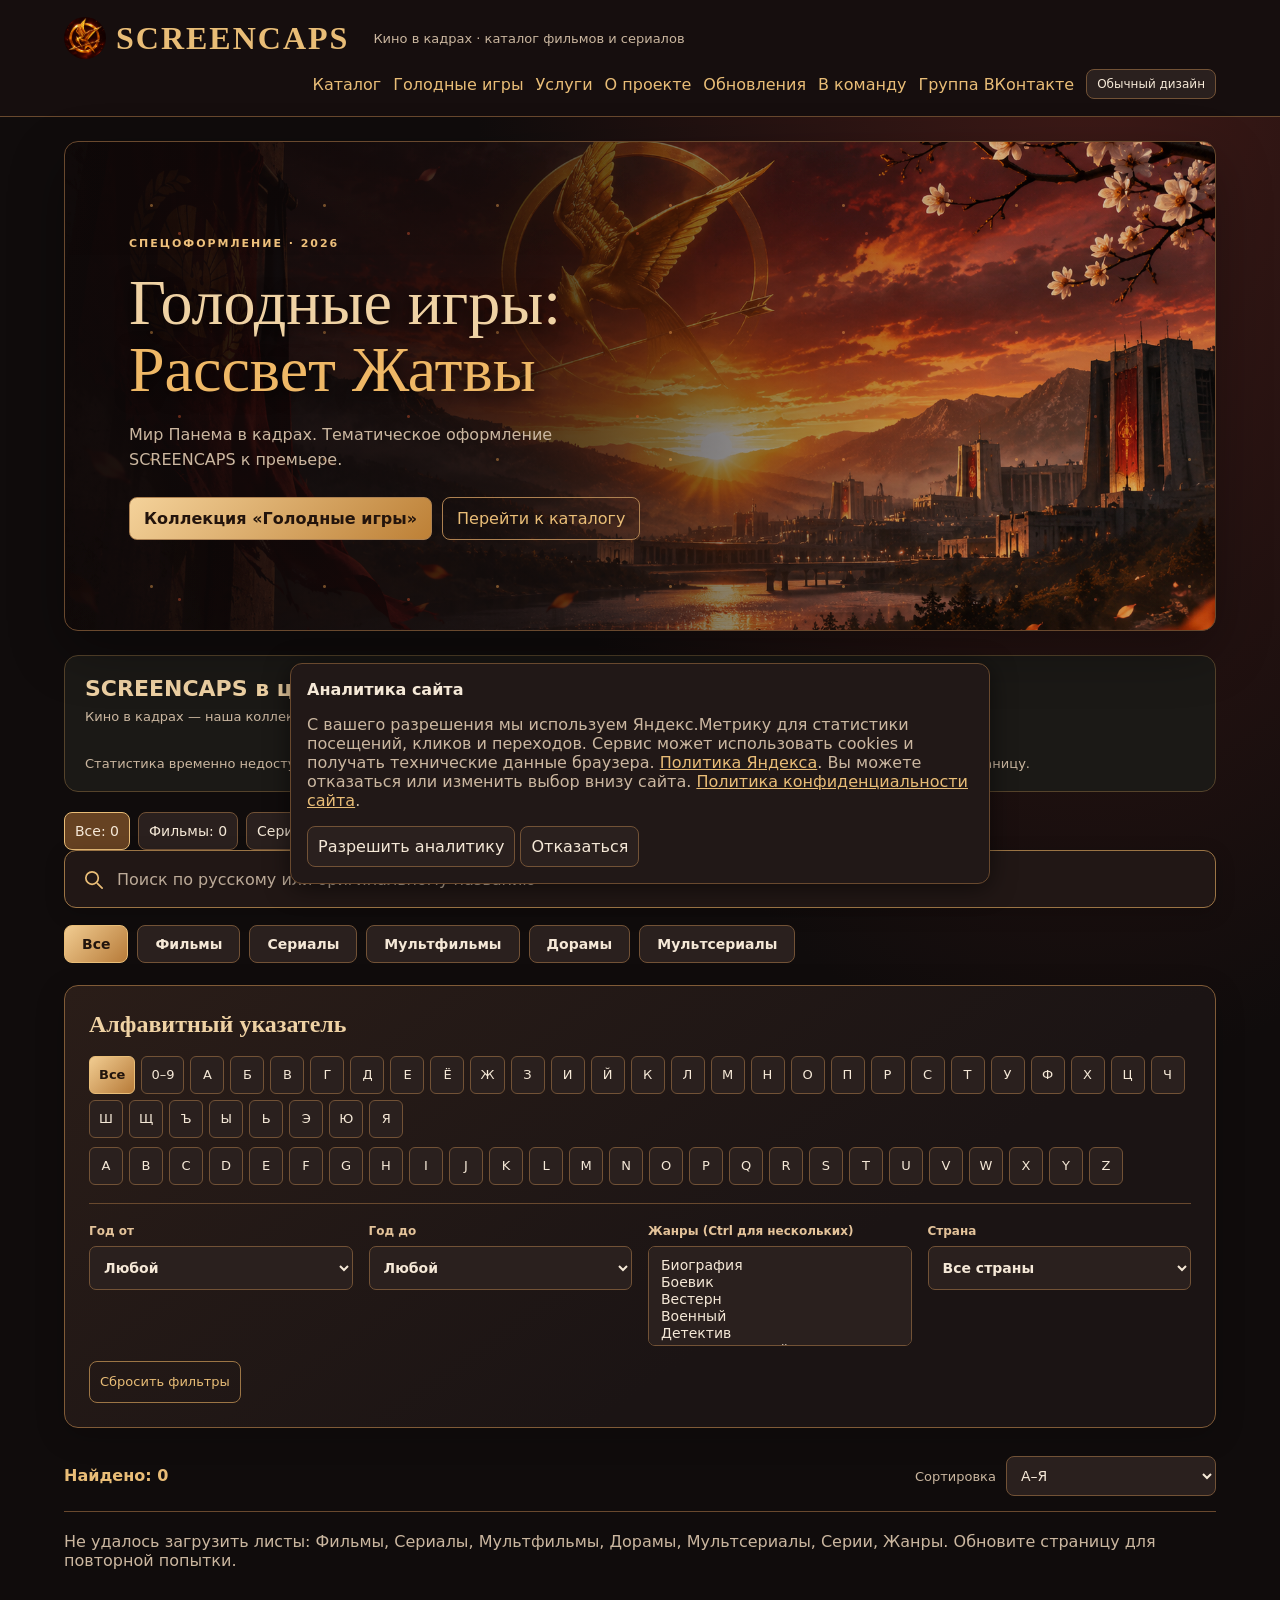
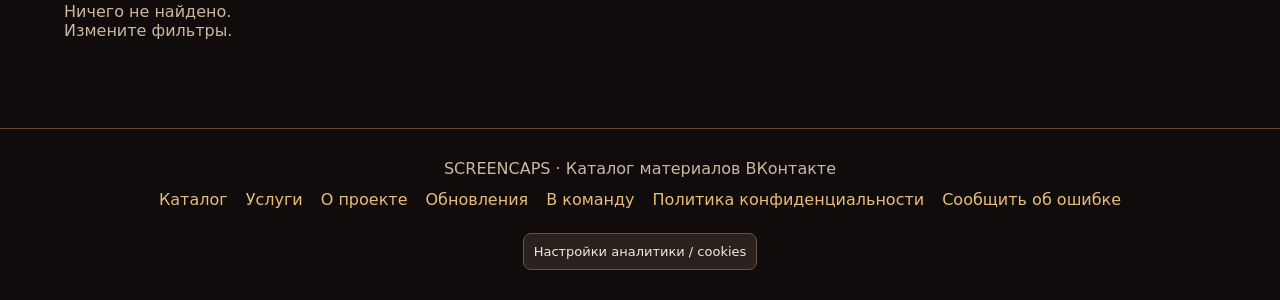
<file: index.html>
<!doctype html>
<html lang="ru"><head><meta charset="utf-8"><meta name="viewport" content="width=device-width, initial-scale=1"><title>SCREENCAPS — кино в кадрах</title><meta name="description" content="SCREENCAPS — каталог фильмов, сериалов, мультфильмов, дорам и мультсериалов с материалами ВКонтакте."><meta name="robots" content="index,follow"><link rel="icon" href="favicon.svg" type="image/svg+xml"><script src="vk-config.js" defer></script><style>
*{box-sizing:border-box}body{margin:0;background:#101218;color:#e9edf5;font:16px system-ui,sans-serif}main,header>div{max-width:1200px;margin:auto;padding:24px}header{border-bottom:1px solid #303542}h1{font-size:30px;letter-spacing:4px;margin:0}h1 span{color:#82aaff}p,small{color:#a5aec0}button,input,select{font:inherit;color:inherit;background:#202530;border:1px solid #363e50;border-radius:8px;padding:10px}button{cursor:pointer}button:hover,button.active{background:#3456a0;border-color:#82aaff}#search{width:100%;padding:15px}.bar{display:flex;flex-wrap:wrap;gap:7px;margin:14px 0}.alphabet button{padding:8px;min-width:35px}.filters{display:flex;gap:16px;flex-wrap:wrap}.filters label{display:flex;flex-direction:column;gap:6px}#genres{min-width:180px;max-height:130px}.panel{background:#191d26;border:1px solid #303542;border-radius:14px;padding:20px;margin:20px 0}.results{display:flex;justify-content:space-between;align-items:center;gap:10px;flex-wrap:wrap}#cards{display:grid;grid-template-columns:repeat(auto-fill,minmax(170px,1fr));gap:18px}.movie{text-align:left;padding:0;overflow:hidden;background:#191d26;border-radius:12px}.poster{aspect-ratio:2/3;background:linear-gradient(145deg,#303d58,#141822);display:grid;place-items:center;font-size:42px;color:#8b9cbd;overflow:hidden}.poster img{width:100%;height:100%;object-fit:cover}.info{padding:14px;display:grid;gap:7px}.info strong{font-size:18px}.info small{line-height:1.5}a{color:#82aaff}a.vk{display:inline-block;background:#0077ff;color:white;text-decoration:none;padding:12px;border-radius:8px;margin:5px 8px 5px 0}#detail .poster{width:160px;float:left;margin:0 24px 20px 0}#detail:after{content:'';display:block;clear:both}details{clear:both;padding:12px;border-bottom:1px solid #303542}summary{cursor:pointer}footer{text-align:center;color:#a5aec0;padding:30px} [hidden]{display:none!important}@media(max-width:500px){main,header>div{padding:14px}#cards{grid-template-columns:repeat(2,minmax(0,1fr))}.panel{padding:12px}h1{font-size:24px}#detail .poster{width:105px}}
 .topnav{display:flex;gap:18px;flex-wrap:wrap;align-items:center}.topnav a{text-decoration:none}.brand{text-decoration:none;color:inherit}.movie{display:block;text-decoration:none;color:inherit;border:1px solid #303542}.movie:hover{border-color:#82aaff}.stats{display:flex;flex-wrap:wrap;gap:8px}.stats button{font-size:14px}.stats b{color:#82aaff}.pager{display:flex;flex-wrap:wrap;gap:8px;align-items:center;justify-content:center;margin:24px 0}.chip{padding:5px 9px;margin:3px;font-size:14px}.recent{margin:15px 0}.recent a{display:block;padding:5px 0}.detailmeta{display:flex;flex-wrap:wrap;align-items:center;gap:4px}.movie:focus-visible,a:focus-visible{outline:2px solid #82aaff} .episode-grid{display:grid;grid-template-columns:repeat(auto-fill,minmax(135px,1fr));gap:10px;margin:12px 0}.episode-card{display:grid;gap:6px;background:#202530;border:1px solid #363e50;border-radius:8px;padding:12px;text-decoration:none;color:inherit}.episode-card:hover{border-color:#82aaff}.episode-ready{color:#84b995} .episode-nav{display:flex;gap:12px;flex-wrap:wrap;margin:16px 0} 
.sc-numbers{margin:20px 0;padding:20px;border:1px solid #303542;border-radius:14px;background:#191d26}.sc-numbers h2{margin:0 0 6px;font-size:22px}.sc-numbers-grid{display:grid;grid-template-columns:repeat(4,minmax(0,1fr));gap:10px;margin:16px 0}.sc-number{border:1px solid #363e50;border-radius:10px;padding:14px;background:#202530;min-width:0}.sc-number strong{display:block;font-size:clamp(22px,3vw,32px);color:#82aaff;font-variant-numeric:tabular-nums}.sc-number span{font-size:14px;color:#c3c6cf}.sc-numbers p{margin:8px 0 0;font-size:13px}html[data-sc-theme="panem"] .sc-numbers{background:#1b1916;border-color:#55432b}html[data-sc-theme="panem"] .sc-number{background:#252019;border-color:#55432b}html[data-sc-theme="panem"] .sc-number strong{color:#e7c68e}@media(max-width:650px){.sc-numbers-grid{grid-template-columns:repeat(2,minmax(0,1fr))}.sc-numbers{padding:12px}.sc-number{padding:10px}}
</style><link rel="stylesheet" href="/assets/hunger-games/theme.css"><script>(function(){try{document.documentElement.dataset.scTheme=localStorage.getItem('sc-theme')==='classic'?'classic':'panem'}catch(e){document.documentElement.dataset.scTheme='panem'}document.addEventListener('DOMContentLoaded',function(){const b=document.createElement('button');b.type='button';b.className='theme-toggle';function update(){const classic=document.documentElement.dataset.scTheme==='classic';b.textContent=classic?'Оформление Панема':'Обычный дизайн';b.setAttribute('aria-pressed',String(!classic));const icon=document.querySelector('link[rel="icon"]');if(icon){icon.href=classic?'/favicon.svg':'/assets/hunger-games/emblem.png';icon.type=classic?'image/svg+xml':'image/png'}}b.onclick=function(){document.documentElement.dataset.scTheme=document.documentElement.dataset.scTheme==='classic'?'panem':'classic';try{localStorage.setItem('sc-theme',document.documentElement.dataset.scTheme)}catch(e){}update()};document.querySelector('header .topnav')?.append(b);update()})})();</script><script>
(function(){
const ID=114652510, KEY='screencaps_analytics_v1';
let enabled=false,lastURL='';
function choice(){try{return localStorage.getItem(KEY)}catch{return null}}
function save(v){try{localStorage.setItem(KEY,v)}catch{}}
function start(){if(enabled)return;enabled=true;
(function(m,e,t,r,i,k,a){m[i]=m[i]||function(){(m[i].a=m[i].a||[]).push(arguments)};m[i].l=1*new Date();for(let j=0;j<document.scripts.length;j++){if(document.scripts[j].src===r)return;}k=e.createElement(t);a=e.getElementsByTagName(t)[0];k.async=1;k.src=r;a.parentNode.insertBefore(k,a)})(window,document,'script','https://mc.yandex.ru/metrika/tag.js?id=114652510','ym');
lastURL=location.href;ym(ID,'init',{ssr:true,clickmap:true,accurateTrackBounce:true,trackLinks:true,referrer:document.referrer,url:location.href});
}
window.scTrackView=function(){if(!enabled||lastURL===location.href)return;const prev=lastURL;lastURL=location.href;ym(ID,'hit',lastURL,{title:document.title,referer:prev});};
function goal(name,params){if(enabled)ym(ID,'reachGoal',name,params||{});}
document.addEventListener('click',function(e){const a=e.target.closest('a');if(!a)return;let u;try{u=new URL(a.href)}catch{return}const h=u.hostname;if(!['vk.ru','vk.com','vk.me','m.vk.ru','m.vk.com'].includes(h))return;const card=a.closest('.service-card');if(card){const label=[card.querySelector('h3')?.textContent,card.querySelector('p')?.textContent,card.querySelector('strong')?.textContent].filter(Boolean).join(' · ');goal(h==='vk.me'?'order_click':'short_video_click',{service:label});}else if(a.id==='group'||a.id==='groupLink'){goal('vk_group_click')}else if(a.id==='orderFilm'){goal('order_click',{service:'Заказ кадров из карточки'})}else if(a.closest('#detail')){goal(/альбом/i.test(a.textContent)?'vk_album_click':'vk_post_click');}});
function setup(){const banner=document.getElementById('sc-consent');const settings=document.getElementById('sc-settings');const accept=document.getElementById('sc-accept');const refuse=document.getElementById('sc-refuse');if(choice()==='yes')start();banner.hidden=choice()!==null;settings.onclick=()=>{banner.hidden=false};accept.onclick=()=>{save('yes');start();banner.hidden=true};refuse.onclick=()=>{save('no');banner.hidden=true;if(enabled)location.reload()};}
if(document.readyState==='loading')document.addEventListener('DOMContentLoaded',setup);else setup();
})();
</script><script>(function(){if(!/^\/(films|episodes)\//.test(location.pathname))return;const token=new URLSearchParams(location.search).get('scBack');if(!/^[a-z0-9-]{1,100}$/i.test(token||''))return;document.addEventListener('DOMContentLoaded',()=>{for(const a of document.querySelectorAll('#detail a')){const u=new URL(a.href,location.href);if(u.origin!==location.origin)continue;if(a.hasAttribute('data-sc-back')){u.searchParams.set('scReturn',token);a.href=u.href}else if(/^\/(films|episodes)\//.test(u.pathname)){u.searchParams.set('scBack',token);a.href=u.href}}});})();</script></head><body><header><div><h1><a class="brand" href="./">SCREEN<span>CAPS</span></a></h1><p>Кино в кадрах · каталог фильмов и сериалов</p><nav class="topnav"><a href="./">Каталог</a><a href="/hunger-games.html">Голодные игры</a><a href="services.html">Услуги</a><a href="/about.html">О проекте</a><a href="/updates.html">Обновления</a><a href="/team.html">В команду</a><a id="groupLink" hidden target="_blank" rel="noopener noreferrer">Группа ВКонтакте</a></nav></div></header><main><section id="catalog"><section class="panem-hero" aria-labelledby="panem-title"><div class="panem-copy"><span class="panem-kicker">СПЕЦОФОРМЛЕНИЕ · 2026</span><h2 id="panem-title">Голодные игры:<br><em>Рассвет Жатвы</em></h2><p>Мир Панема в кадрах. Тематическое оформление SCREENCAPS к премьере.</p><div class="panem-actions"><a id="panem-collection" href="/hunger-games.html" style="background:linear-gradient(135deg,#f4d29a,#bd8036);color:#23140c;font-weight:700">Коллекция «Голодные игры»</a><a href="#search">Перейти к каталогу</a></div></div></section><section class="sc-numbers" aria-labelledby="sc-numbers-title"><h2 id="sc-numbers-title">SCREENCAPS в цифрах</h2><p>Кино в кадрах — наша коллекция постоянно растёт</p><div id="sc-numbers-grid" class="sc-numbers-grid" aria-live="polite"></div><p id="sc-numbers-date" role="status">Загрузка статистики…</p></section><div id="stats" class="stats"></div><section class="panel recent" id="recent" hidden><h2>Последние обновления</h2><div id="recentItems"></div><a class="chip" href="/updates.html">Все обновления →</a><button id="showRecent" hidden>Все последние добавления</button></section><input id="search" placeholder="Поиск по русскому или оригинальному названию" aria-label="Поиск"><nav id="categories" class="bar" aria-label="Категории"></nav><section class="panel"><h2>Алфавитный указатель</h2><div id="ru" class="bar alphabet"></div><div id="en" class="bar alphabet"></div><div class="filters"><label>Год от<select id="from"></select></label><label>Год до<select id="to"></select></label><label>Жанры (Ctrl для нескольких)<select id="genres" multiple size="4"></select></label><label>Страна<select id="country"><option value="">Все страны</option></select></label></div><button id="reset" style="margin-top:15px">Сбросить фильтры</button></section><div class="results"><p id="count" aria-live="polite"></p><label>Сортировка <select id="sort"><option value="az">А–Я</option><option value="za">Я–А</option><option value="new">Сначала новые</option><option value="old">Сначала старые</option><option value="added">Недавно добавленные</option></select></label></div><p id="status"></p><div id="cards"></div><nav id="pager" class="pager" aria-label="Страницы каталога"></nav></section><section id="detail" hidden></section></main><footer>SCREENCAPS · Каталог материалов ВКонтакте<br><nav class="topnav" style="justify-content:center;margin:12px 0"><a href="/">Каталог</a><a href="/services.html">Услуги</a><a href="/about.html">О проекте</a><a href="/updates.html">Обновления</a><a href="/team.html">В команду</a><a href="/privacy.html">Политика конфиденциальности</a><a href="https://vk.me/screencaps" target="_blank" rel="noopener noreferrer">Сообщить об ошибке</a></nav><button type="button" id="sc-settings" style="margin-top:12px;font-size:13px">Настройки аналитики / cookies</button></footer><script>
const BASE='https://docs.google.com/spreadsheets/d/e/2PACX-1vTw52xscROjuju9tOk7TlUbx3Q6FAx60jvxgduKYNGkUhySgePAGoRuZqaqWh-UjnuTBhcuucFXvHVC/pub';
const sheets={'Фильмы':0,'Сериалы':1699969347,'Мультфильмы':153837603,'Дорамы':895187217,'Мультсериалы':484338684,'Серии':1847353801,'Жанры':834653010};
let data=[],category='Все',letter='Все',page=1,loading=true;const PAGE_SIZE=24;const norm=x=>String(x||'').trim().replace(/^[^\p{L}\p{N}]+/u,'');const parts=x=>String(x||'').split(/[,;]+/).map(v=>v.trim()).filter(Boolean);const filmURL=f=>'?film='+encodeURIComponent(f.id);const episodeURL=(f,ep)=>'/?film='+encodeURIComponent(f.id)+'&episode='+encodeURIComponent(ep.id);const serial=f=>['Сериалы','Дорамы','Мультсериалы'].includes(f.type);const $=id=>document.getElementById(id);const cats=['Все','Фильмы','Сериалы','Мультфильмы','Дорамы','Мультсериалы'];let genreList=['Боевик','Комедия','Драма','Мелодрама','Фантастика','Фэнтези','Ужасы','Триллер','Детектив','Криминал','Приключения','Исторический','Документальный','Семейный','Мюзикл','Спорт','Военный','Биография','Вестерн'];

const SC_NAV='scCatalogV1';
let navReady=false, restoring=false, scrollFrame=0, activeToken='';
function readNav(token){if(!/^[a-z0-9-]{1,100}$/i.test(token||''))return null;try{return JSON.parse(sessionStorage.getItem(SC_NAV+':'+token)||'null')}catch{return null}}
function writeNav(token,state){try{sessionStorage.setItem(SC_NAV+':'+token,JSON.stringify(state))}catch{}}
function catalogState(){return {category,letter,page,search:$('search').value,from:$('from').value,to:$('to').value,country:$('country').value,genres:[...$('genres').selectedOptions].map(o=>o.value),sort:$('sort').value,scroll:window.scrollY}}
function isCatalog(){const p=new URLSearchParams(location.search);return !p.has('film')&&!location.hash.startsWith('#film/')&&!$('catalog').hidden}
function saveCatalog(){if(!navReady||restoring||!isCatalog())return;const state=catalogState();try{history.replaceState({...history.state,scCatalog:state},'',location.href)}catch{}if(activeToken)writeNav(activeToken,state)}
function applyCatalog(state){if(!state)return;category=cats.includes(state.category)?state.category:'Все';letter=typeof state.letter==='string'&&['Все','0–9',...'АБВГДЕЁЖЗИЙКЛМНОПРСТУФХЦЧШЩЪЫЬЭЮЯABCDEFGHIJKLMNOPQRSTUVWXYZ'].includes(state.letter)?state.letter:'Все';page=Number.isSafeInteger(state.page)&&state.page>0?state.page:1;for(const id of ['search','from','to','country','sort'])if(typeof state[id]==='string')$(id).value=state[id];if(!$('sort').value)$('sort').value='az';const genres=Array.isArray(state.genres)?state.genres:[];for(const o of $('genres').options)o.selected=genres.includes(o.value)}
function restoreCatalog(state){restoring=true;applyCatalog(state);render();route();const y=Math.max(0,Number(state?.scroll)||0);requestAnimationFrame(()=>requestAnimationFrame(()=>{window.scrollTo(0,y);restoring=false;saveCatalog()}))}
function newToken(){return globalThis.crypto?.randomUUID?.()||Date.now().toString(36)+'-'+Math.random().toString(36).slice(2)}
function openCatalogCard(e,f){if(e.button!==0||e.ctrlKey||e.metaKey||e.shiftKey||e.altKey)return;e.preventDefault();saveCatalog();const state=catalogState();activeToken=newToken();writeNav(activeToken,state);const url=new URL(filmURL(f),location.href);url.searchParams.set('scBack',activeToken);if(url.pathname!==location.pathname){location.assign(url.href);return}history.pushState({scBack:activeToken,scCatalog:state},'',url.href);route()}
function explicitFilters(){const p=new URLSearchParams(location.search);if(cats.includes(p.get('category')))category=p.get('category');if(p.has('year'))$('from').value=$('to').value=p.get('year');if(p.has('genre'))for(const o of $('genres').options)o.selected=o.value.toLowerCase()===p.get('genre').toLowerCase()}
function initCatalogNav(){navReady=true;const p=new URLSearchParams(location.search);const token=p.get('scReturn');const state=token?readNav(token):history.state?.scCatalog;if(token){p.delete('scReturn');const q=p.toString();history.replaceState({...history.state,scCatalog:state},'',location.pathname+(q?'?'+q:'')+location.hash)}if(isCatalog()){if(state){restoreCatalog(state);return}explicitFilters()}render();route();saveCatalog()}
function onCatalogPop(){if(!navReady){route();return}if(isCatalogURL()){activeToken='';const state=history.state?.scCatalog;if(!state){clearFilters();explicitFilters()}restoreCatalog(state||null)}else route()}
function isCatalogURL(){return !new URLSearchParams(location.search).has('film')&&!location.hash.startsWith('#film/')}
function backToFilters(){activeToken='';history.pushState(null,'',location.pathname);route();render();window.scrollTo(0,0);saveCatalog()}
window.addEventListener('scroll',()=>{if(!navReady||restoring||!isCatalog())return;cancelAnimationFrame(scrollFrame);scrollFrame=requestAnimationFrame(saveCatalog)},{passive:true});window.addEventListener('pagehide',saveCatalog);if('scrollRestoration' in history)history.scrollRestoration='manual';

function el(tag,txt,cls){const e=document.createElement(tag);if(txt)e.textContent=txt;if(cls)e.className=cls;return e}function btn(txt,fn,active){const b=el('button',txt,active?'active':'');b.onclick=fn;b.setAttribute('aria-pressed',String(!!active));return b}function options(){for(const id of ['from','to']){const s=$(id);s.replaceChildren(new Option('Любой',''));for(let y=new Date().getFullYear()+1;y>=1888;y--)s.add(new Option(y,y))} $('genres').replaceChildren(...[...new Map([...genreList,...data.flatMap(f=>parts(f.genres))].map(g=>[g.toLowerCase(),g])).values()].sort((a,b)=>a.localeCompare(b,'ru')).map(g=>new Option(g,g)))}
function navigation(){ $('stats').replaceChildren(...cats.map(c=>btn(c+': '+(c==='Все'?data.length:data.filter(f=>f.type===c).length),()=>{category=c;page=1;render()},category===c)));  $('categories').replaceChildren(...cats.map(c=>btn(c,()=>{category=c;page=1;render()},category===c)));for(const [id,letters] of [['ru',['Все','0–9',...'АБВГДЕЁЖЗИЙКЛМНОПРСТУФХЦЧШЩЪЫЬЭЮЯ']],['en',[...'ABCDEFGHIJKLMNOPQRSTUVWXYZ']]])$(id).replaceChildren(...letters.map(l=>btn(l,()=>{letter=l;page=1;render()},letter===l)))}
function poster(f){const p=el('div','🎬','poster');if(f.poster&&/^https?:\/\//i.test(f.poster)){const im=el('img');im.src=f.poster;im.alt=f.title;im.loading='lazy';im.onerror=()=>im.remove();p.append(im);p.firstChild.remove()}return p}
function render(){navigation();let q=$('search').value.trim().toLowerCase(),gs=[...$('genres').selectedOptions].map(o=>o.value),a=$('from').value,b=$('to').value;let rows=data.filter(f=>{let title=norm(f.title).toUpperCase(),original=norm(f.original).toUpperCase();return(category==='Все'||f.type===category)&&(letter==='Все'||(letter==='0–9'?/^\d/.test(title):(/[A-Z]/.test(letter)?original.startsWith(letter)||title.startsWith(letter):title.startsWith(letter))))&&(!a||Number(f.year)>=Number(a))&&(!b||Number(f.year)<=Number(b))&&(!$('country').value||parts(f.country).some(x=>x.toLowerCase()===$('country').value.toLowerCase()))&&gs.every(g=>parts(f.genres).some(x=>x.toLowerCase()===g.toLowerCase()))&&(`${f.title} ${f.original||''}`.toLowerCase().includes(q))});let sort=$('sort').value;rows.sort((a,b)=>sort==='new'?b.year-a.year:sort==='old'?a.year-b.year:sort==='added'?(b.added||'').localeCompare(a.added||''):(sort==='za'?-1:1)*norm(a.title).localeCompare(norm(b.title),'ru'));$('count').textContent='Найдено: '+rows.length;$('cards').replaceChildren();const pages=Math.max(1,Math.ceil(rows.length/PAGE_SIZE));page=Math.min(page,pages);for(const f of rows.slice((page-1)*PAGE_SIZE,page*PAGE_SIZE)){const c=el('a','','movie'),info=el('div','','info');info.append(el('strong',f.title),el('small',`${f.year||''} · ${f.type}`),el('small',f.genres));c.append(poster(f),info);c.href=filmURL(f);c.onclick=e=>{openCatalogCard(e,f)};$('cards').append(c)}if(!rows.length&&!loading)$('cards').append(el('p','Ничего не найдено. Измените фильтры.'));const pager=$('pager');pager.replaceChildren();if(pages>1){const go=n=>{page=n;render();$('count').scrollIntoView({block:'start'})};const prev=btn('←',()=>go(page-1));prev.disabled=page===1;const next=btn('→',()=>go(page+1));next.disabled=page===pages;pager.append(prev,el('span',`Страница ${page} из ${pages}`),next)}saveCatalog()}
function vkURLs(value){const out=new Set();for(const raw of String(value||'').trim().split(/\s+/)){try{const u=new URL(raw);if(u.protocol==='https:'&&['vk.com','vk.ru','m.vk.com','m.vk.ru'].includes(u.hostname)&&!u.username&&!u.password)out.add(u.href)}catch{}}return [...out]}
function link(parent,url,label){const urls=vkURLs(url);urls.forEach((href,i)=>{const a=el('a',label+(urls.length>1?' №'+(i+1):''),'vk');a.href=href;a.target='_blank';a.rel='noopener noreferrer';parent.append(a)})}
function episodeLabel(n){return Number(n)===0?"Серия 0 — Бонусная серия":"Серия "+n}
function seasonLabel(items){const bonus=items.filter(x=>Number(x.number)===0).length;return (items.length-bonus)+" серий"+(bonus?" + "+bonus+" бонусная":"")}
function route(){try{routeContent();const token=new URLSearchParams(location.search).get('scBack');if(token)for(const a of $('detail').querySelectorAll('a')){const u=new URL(a.href,location.href);if(u.origin===location.origin&&(u.searchParams.has('film')||/^\/(films|episodes)\//.test(u.pathname))){u.searchParams.set('scBack',token);a.href=u.href}}}finally{window.scTrackView?.()}}
function routeContent(){const params=new URLSearchParams(location.search);let id=params.get('film')||'';if(!id&&location.hash.startsWith('#film/')){try{id=decodeURIComponent(location.hash.slice(6))}catch{}}const f=data.find(x=>x.id===id);$('catalog').hidden=!!f;$('detail').hidden=!f;if(!f){document.title='SCREENCAPS — кино в кадрах';if(id&&!loading){$('catalog').hidden=true;$('detail').hidden=false;$('detail').replaceChildren(btn('← Назад к каталогу',back),el('p','Карточка не найдена или недоступна.'))}return;}const d=$('detail'), box=el('div','','panel');d.replaceChildren(btn('← Назад к каталогу',back));const selected=params.get('episode');let group,ep;if(serial(f)&&selected){group=f.episodes.find(s=>s.items.some(x=>x.id===selected));ep=group?.items.find(x=>x.id===selected);if(!ep){box.append(el('p','Серия не найдена.'));d.append(box);return;}}document.title=f.title+(ep?' — сезон '+group.season+', серия '+ep.number:'')+' — SCREENCAPS';box.append(poster(f),el('h2',f.title),el('p',f.original));if(ep){const backSeries=el('a','← Назад к сериалу');backSeries.href=filmURL(f);box.append(backSeries,el('h3','Сезон '+group.season+' · '+episodeLabel(ep.number)),el('h3','Материалы ВКонтакте'));if(ep.ready){link(box,ep.album,'Фотоальбом ВКонтакте');link(box,ep.post,'Публикация ВКонтакте')}else box.append(el('p','Материалы пока не добавлены.'));const nav=el('div','','episode-nav'),i=group.items.indexOf(ep);for(const [j,label] of [[i-1,'← Предыдущая серия'],[i+1,'Следующая серия →']])if(group.items[j]){const a=el('a',label);a.href=episodeURL(f,group.items[j]);nav.append(a)}box.append(nav)}else{box.append(metadata(f),el('p',[f.country,f.director,f.duration,f.seasons&&'Сезонов: '+f.seasons,f.total&&'Серий: '+f.total].filter(Boolean).join(' · ')),el('h3','Описание'),el('p',f.description||'Описание пока не добавлено'));if(serial(f)){const groups=f.episodes||[],all=groups.flatMap(s=>s.items);box.append(el('h3','Сезоны и серии'),el('p',`Добавлено ${all.filter(x=>x.ready).length} из ${all.length} серий`));for(const s of groups){const det=el('details');det.open=s===groups[0];det.append(el('summary',`Сезон ${s.season} · ${seasonLabel(s.items)}`));const grid=el('div','','episode-grid');for(const x of s.items){const a=el('a','','episode-card');a.href=episodeURL(f,x);a.append(el('strong',episodeLabel(x.number)),el('small',x.ready?'Добавлена':'Ожидается',x.ready?'episode-ready':''));grid.append(a)}det.append(grid);box.append(det)}if(!all.length)box.append(el('p','Серии пока не добавлены.'))}else{box.append(el('h3','Материалы ВКонтакте'));link(box,f.album,'Фотоальбом ВКонтакте');link(box,f.post,'Публикация ВКонтакте');if(!vkURLs(f.album).length&&!vkURLs(f.post).length)box.append(el('p','Ссылки пока не добавлены.'))}}const share=btn('Скопировать ссылку на карточку',async()=>{const url=new URL(ep?episodeURL(f,ep):filmURL(f),location.href).href;try{await navigator.clipboard.writeText(url);share.textContent='Ссылка скопирована'}catch{prompt('Ссылка на карточку',url)}});const order=el('a',ep?'Заказать кадры серии':'Заказать кадры','vk');order.id='orderFilm';order.href='https://vk.me/screencaps';order.target='_blank';order.rel='noopener noreferrer';box.append(order,share);d.append(box);window.scrollTo(0,0)}
function back(){const token=new URLSearchParams(location.search).get('scBack');const state=history.state?.scCatalog||readNav(token);activeToken='';history.pushState(null,'',location.pathname);if(state)restoreCatalog(state);else{clearFilters();restoreCatalog(null);}}
function metadata(f){const m=el('div','','detailmeta');if(f.year)m.append(btn(String(f.year)+(f.endYear?'–'+f.endYear:''),()=>{clearFilters();$('from').value=$('to').value=String(f.year);backToFilters()}));m.append(el('span',f.type));for(const g of parts(f.genres)){const b=btn(g,()=>{clearFilters();for(const o of $('genres').options)o.selected=o.value.toLowerCase()===g.toLowerCase();backToFilters()});b.className='chip';m.append(b)}return m}
function clearFilters(){category=letter='Все';page=1;$('search').value=$('from').value=$('to').value=$('country').value='';for(const o of $('genres').options)o.selected=false;$('sort').value='az'}
function recent(){if(typeof scUpdates!=="undefined"){const list=scUpdates;$('recent').hidden=false;$('recentItems').replaceChildren(...list.map(item=>{const a=el('a',item.label+' · '+item.date);a.href=item.href;a.onclick=e=>{if(e.button!==0||e.ctrlKey||e.metaKey||e.shiftKey||e.altKey)return;e.preventDefault();saveCatalog();activeToken=newToken();writeNav(activeToken,catalogState());const u=new URL(item.href,location.href);u.searchParams.set('scBack',activeToken);location.assign(u.href)};return a}));if(!list.length)$('recentItems').append(el('p','Пока нет обновлений с подтверждённой датой.'));return;}const list=data.filter(f=>f.added).sort((a,b)=>b.added.localeCompare(a.added)).slice(0,5);$('recent').hidden=!list.length;$('recentItems').replaceChildren(...list.map(f=>{const a=el('a',f.title+' · '+f.year);a.href=filmURL(f);a.onclick=e=>openCatalogCard(e,f);return a}));$('showRecent').onclick=()=>{clearFilters();$('sort').value='added';render();$('count').scrollIntoView()}}
function parseCSV(s){let rows=[],row=[],v='',quoted=false;for(let i=0;i<s.length;i++){let c=s[i];if(c==='"'){if(quoted&&s[i+1]==='"'){v+='"';i++}else quoted=!quoted}else if(c===','&&!quoted){row.push(v);v=''}else if((c==='\n'||c==='\r')&&!quoted){if(c==='\r'&&s[i+1]==='\n')i++;row.push(v);rows.push(row);row=[];v=''}else v+=c}if(v||row.length){row.push(v);rows.push(row)}const keys=(rows.shift()||[]).map(x=>x.trim().replace(/^\uFEFF/,''));return rows.map(r=>Object.fromEntries(keys.map((k,i)=>[k,r[i]||'']))).filter(r=>Object.values(r).some(v=>v.trim()))}
for(const id of ['search','from','to','genres','country','sort'])$(id).addEventListener(id==='search'?'input':'change',()=>{page=1;render()});$('reset').onclick=()=>{clearFilters();render()};window.addEventListener('hashchange',route);window.addEventListener('popstate',onCatalogPop);options();render();route();$('status').textContent='Загрузка каталога…';window.addEventListener('DOMContentLoaded',()=>{const u=window.VK_CONFIG?.group;if(u){$('groupLink').href=u;$('groupLink').hidden=false}});
function published(r){return (r['Статус']||'').trim().toLowerCase()==='опубликовано'}
function dateKey(v){const m=(v||'').match(/^(\d{1,2})[./](\d{1,2})[./](\d{4})$/);return m?`${m[3]}-${m[2].padStart(2,'0')}-${m[1].padStart(2,'0')}`:v||''}
async function getSheet(gid){const r=await fetch(BASE+'?gid='+gid+'&single=true&output=csv',{cache:'no-store'});if(!r.ok)throw Error('HTTP '+r.status);const t=await r.text();if(/^\s*</.test(t))throw Error('Не CSV');const rows=parseCSV(t);return rows}
function catalogNumbers(works){
 const counts=Object.fromEntries(cats.slice(1).map(c=>[c,0]));const albums=new Set(),loadedEpisodes=new Set();
 function albumKeys(value){return [...new Set(vkURLs(value).map(url=>{const u=new URL(url);const m=/^\/album(-?\d+_\d+)\/?$/i.exec(u.pathname);return m?m[1]:null}).filter(Boolean))]}
 for(const f of works){counts[f.type]++;if(serial(f)){for(const group of f.episodes||[])for(const ep of group.items||[]){if(!ep.ready)continue;const keys=albumKeys(ep.album);if(keys.length){loadedEpisodes.add(ep.id);keys.forEach(k=>albums.add(k))}}}else albumKeys(f.album).forEach(k=>albums.add(k))}
 return [['Всего произведений',works.length],['Загружено серий',loadedEpisodes.size],['Фильмов',counts['Фильмы']],['Сериалов',counts['Сериалы']],['Мультфильмов',counts['Мультфильмы']],['Мультсериалов',counts['Мультсериалы']],['Дорам',counts['Дорамы']],['Фотоальбомов',albums.size]];
}
function renderCatalogNumbers(failed){const grid=$('sc-numbers-grid'),date=$('sc-numbers-date');if(!grid||!date)return;const missing=failed.filter(n=>n!=='Жанры');if(missing.length){grid.replaceChildren();date.textContent='Статистика временно недоступна: не загружены '+missing.join(', ')+'. Обновите страницу.';return}const fmt=new Intl.NumberFormat('ru-RU');grid.replaceChildren(...catalogNumbers(data).map(([label,value])=>{const tile=el('div','','sc-number');tile.append(el('strong',fmt.format(value)),el('span',label));return tile}));date.textContent='Данные получены: '+new Intl.DateTimeFormat('ru-RU',{dateStyle:'medium',timeStyle:'short',timeZone:'Europe/Moscow'}).format(new Date())+' (МСК). Обновляются при загрузке каталога.';}
async function load(){const entries=Object.entries(sheets);const results=await Promise.allSettled(entries.map(async ([name,gid])=>[name,await getSheet(gid)]));const good=Object.fromEntries(results.filter(r=>r.status==='fulfilled').map(r=>r.value));const failed=entries.filter(([n])=>!(n in good)).map(([n])=>n);const episodes=new Map();for(const r of good['Серии']||[]){if(!['опубликовано','ожидается'].includes((r['Статус']||'').trim().toLowerCase())||!r['ID серии']||!r['ID произведения'] )continue;const rawSeason=String(r['Сезон']??'').trim(),rawNumber=String(r['Номер серии']??'').trim();if(!/^\d+$/.test(rawSeason)||!/^\d+$/.test(rawNumber))continue;const season=Number(rawSeason),number=Number(rawNumber);if(!Number.isSafeInteger(season)||season<1||!Number.isSafeInteger(number)||number<0)continue;const id=r['ID произведения'].trim();if(!episodes.has(id))episodes.set(id,new Map());const groups=episodes.get(id);if(!groups.has(season))groups.set(season,[]);groups.get(season).push({id:r['ID серии'].trim(),number:String(number),ready:published(r)&&!!(vkURLs(r['Альбом ВК']).length||vkURLs(r['Пост ВК']).length),album:r['Альбом ВК'],post:r['Пост ВК']})}
 data=[];const seen=new Set();for(const type of cats.slice(1))for(const r of good[type]||[]){const id=(r['ID']||'').trim(),title=(r['Русское название']||'').trim();if(!published(r)||!id||!title||seen.has(id))continue;seen.add(id);data.push({id,title,type,original:r['Оригинальное название']||'',year:Number(r['Год выпуска'])||'',endYear:r['Год окончания'],country:r['Страна'],director:r['Режиссёр'],duration:r['Продолжительность'],seasons:r['Количество сезонов'],total:r['Количество серий'],genres:r['Жанры']||'',description:r['Описание'],poster:r['Постер'],album:r['Альбом ВК'],post:r['Пост ВК'],added:dateKey(r['Дата добавления']),episodes:[...(episodes.get(id)||new Map())].sort((a,b)=>a[0]-b[0]).map(([season,items])=>({season,items:items.sort((a,b)=>Number(a.number)-Number(b.number))}))})}
 if(good['Жанры'])genreList=good['Жанры'].map(r=>r['Жанр']).filter(Boolean);loading=false;options();const countries=new Map();for(const f of data)for(const c of parts(f.country))countries.set(c.toLowerCase(),c);$('country').replaceChildren(new Option('Все страны',''),...[...countries.values()].sort((a,b)=>a.localeCompare(b,'ru')).map(c=>new Option(c,c)));renderCatalogNumbers(failed);recent();initCatalogNav();$('status').textContent=failed.length?'Не удалось загрузить листы: '+failed.join(', ')+'. Обновите страницу для повторной попытки.':data.length?'':'Каталог пока пуст. Добавьте первую опубликованную запись в таблицу.';
}
load().catch(()=>{loading=false;renderCatalogNumbers(['каталог']);$('status').textContent='Не удалось загрузить каталог. Обновите страницу.'});
</script><div id="sc-consent" hidden style="position:fixed;bottom:16px;left:16px;right:16px;max-width:700px;margin:auto;z-index:9999;background:#191d26;color:#e9edf5;border:1px solid #363e50;border-radius:12px;padding:16px;box-shadow:0 4px 24px #0008" role="region" aria-label="Настройки аналитики"><strong>Аналитика сайта</strong><p>С вашего разрешения мы используем Яндекс.Метрику для статистики посещений, кликов и переходов. Сервис может использовать cookies и получать технические данные браузера. <a href="https://yandex.ru/legal/confidential/" target="_blank" rel="noopener noreferrer">Политика Яндекса</a>. Вы можете отказаться или изменить выбор внизу сайта. <a href="/privacy.html">Политика конфиденциальности сайта</a>.</p><button id="sc-accept" type="button">Разрешить аналитику</button> <button id="sc-refuse" type="button">Отказаться</button></div></body></html>
</file>
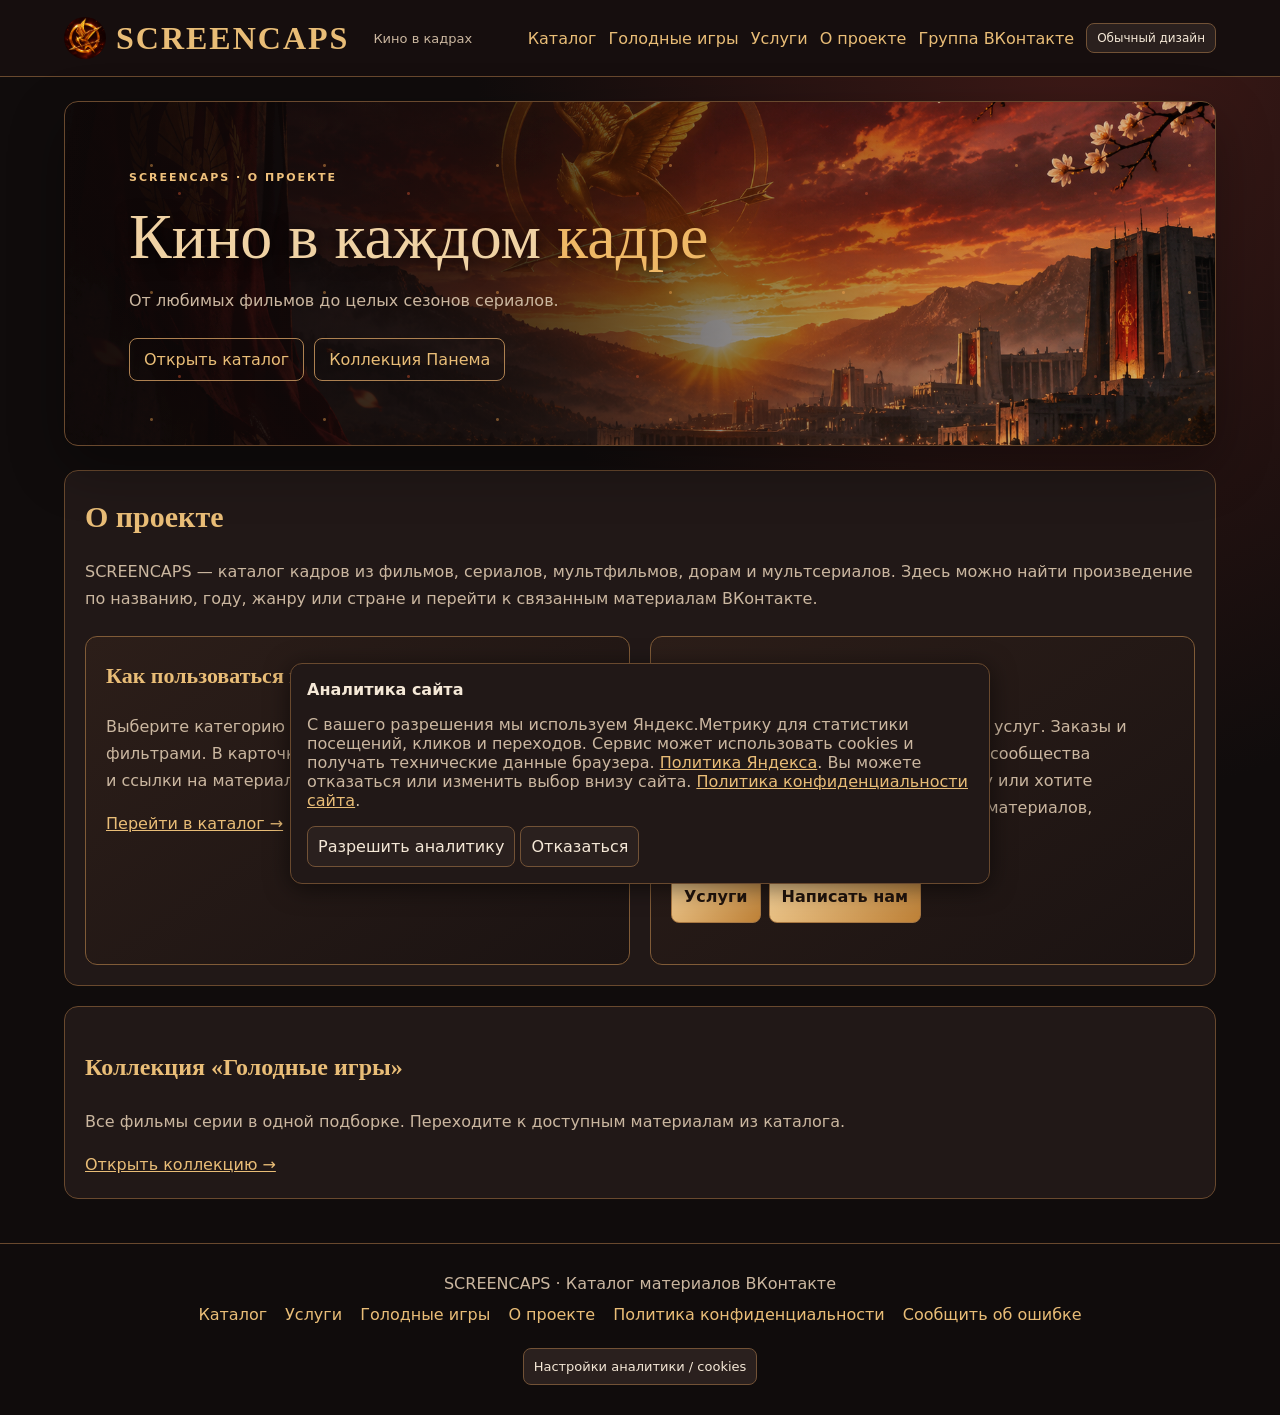
<file: about.html>
<!DOCTYPE html>
<html lang="ru"><head><meta charset="utf-8"/><meta content="width=device-width,initial-scale=1" name="viewport"/><title>О проекте — SCREENCAPS</title><meta content="О проекте SCREENCAPS: каталог кадров из кино и сериалов, поиск материалов ВКонтакте и индивидуальные заказы." name="description"/><link href="favicon.svg" rel="icon"/><script defer="" src="vk-config.js"></script><style>
*{box-sizing:border-box}body{margin:0;background:#101218;color:#e9edf5;font:16px system-ui,sans-serif}main,header>div{max-width:1200px;margin:auto;padding:24px}header{border-bottom:1px solid #303542}h1{font-size:30px;letter-spacing:4px;margin:0}h1 span{color:#82aaff}p,small{color:#a5aec0}button,input,select{font:inherit;color:inherit;background:#202530;border:1px solid #363e50;border-radius:8px;padding:10px}button{cursor:pointer}button:hover,button.active{background:#3456a0;border-color:#82aaff}#search{width:100%;padding:15px}.bar{display:flex;flex-wrap:wrap;gap:7px;margin:14px 0}.alphabet button{padding:8px;min-width:35px}.filters{display:flex;gap:16px;flex-wrap:wrap}.filters label{display:flex;flex-direction:column;gap:6px}#genres{min-width:180px;max-height:130px}.panel{background:#191d26;border:1px solid #303542;border-radius:14px;padding:20px;margin:20px 0}.results{display:flex;justify-content:space-between;align-items:center;gap:10px;flex-wrap:wrap}#cards{display:grid;grid-template-columns:repeat(auto-fill,minmax(170px,1fr));gap:18px}.movie{text-align:left;padding:0;overflow:hidden;background:#191d26;border-radius:12px}.poster{aspect-ratio:2/3;background:linear-gradient(145deg,#303d58,#141822);display:grid;place-items:center;font-size:42px;color:#8b9cbd;overflow:hidden}.poster img{width:100%;height:100%;object-fit:cover}.info{padding:14px;display:grid;gap:7px}.info strong{font-size:18px}.info small{line-height:1.5}a{color:#82aaff}a.vk{display:inline-block;background:#0077ff;color:white;text-decoration:none;padding:12px;border-radius:8px;margin:5px 8px 5px 0}#detail .poster{width:160px;float:left;margin:0 24px 20px 0}#detail:after{content:'';display:block;clear:both}details{clear:both;padding:12px;border-bottom:1px solid #303542}summary{cursor:pointer}footer{text-align:center;color:#a5aec0;padding:30px} [hidden]{display:none!important}@media(max-width:500px){main,header>div{padding:14px}#cards{grid-template-columns:repeat(2,minmax(0,1fr))}.panel{padding:12px}h1{font-size:24px}#detail .poster{width:105px}}
 .topnav{display:flex;gap:18px;flex-wrap:wrap;align-items:center}.topnav a{text-decoration:none}.brand{text-decoration:none;color:inherit}.movie{display:block;text-decoration:none;color:inherit;border:1px solid #303542}.movie:hover{border-color:#82aaff}.stats{display:flex;flex-wrap:wrap;gap:8px}.stats button{font-size:14px}.stats b{color:#82aaff}.pager{display:flex;flex-wrap:wrap;gap:8px;align-items:center;justify-content:center;margin:24px 0}.chip{padding:5px 9px;margin:3px;font-size:14px}.recent{margin:15px 0}.recent a{display:block;padding:5px 0}.detailmeta{display:flex;flex-wrap:wrap;align-items:center;gap:4px}.movie:focus-visible,a:focus-visible{outline:2px solid #82aaff}  .service-grid{display:grid;grid-template-columns:repeat(auto-fit,minmax(245px,1fr));gap:14px}.service-card{display:flex;flex-direction:column;align-items:flex-start;background:#191d26;border:1px solid #303542;border-radius:14px;padding:20px;gap:10px}.service-card h3{font-size:18px;margin:0}.service-card p{margin:0;line-height:1.5}.service-card strong{font-size:26px;color:#82aaff;margin-top:auto}.service-card a.vk{margin:5px 0 0;width:100%;text-align:center}.service-card a.vk:hover{background:#0066db}.service-section{margin:28px 0}.service-section h2{font-size:22px}.service-card:focus-within{border-color:#82aaff} @media(max-width:500px){.service-grid{grid-template-columns:1fr}}</style><link href="/assets/hunger-games/theme.css" rel="stylesheet"/><script>(function(){try{document.documentElement.dataset.scTheme=localStorage.getItem('sc-theme')==='classic'?'classic':'panem'}catch(e){document.documentElement.dataset.scTheme='panem'}document.addEventListener('DOMContentLoaded',function(){const b=document.createElement('button');b.type='button';b.className='theme-toggle';function update(){const classic=document.documentElement.dataset.scTheme==='classic';b.textContent=classic?'Оформление Панема':'Обычный дизайн';b.setAttribute('aria-pressed',String(!classic));const icon=document.querySelector('link[rel="icon"]');if(icon){icon.href=classic?'/favicon.svg':'/assets/hunger-games/emblem.png';icon.type=classic?'image/svg+xml':'image/png'}}b.onclick=function(){document.documentElement.dataset.scTheme=document.documentElement.dataset.scTheme==='classic'?'panem':'classic';try{localStorage.setItem('sc-theme',document.documentElement.dataset.scTheme)}catch(e){}update()};document.querySelector('header .topnav')?.append(b);update()})})();</script><style> .about-grid{display:grid;grid-template-columns:repeat(auto-fit,minmax(min(290px,100%),1fr));gap:20px;margin-top:24px}.about-panel{line-height:1.7}.about-panel h1{letter-spacing:0}.about-grid section{min-width:0;padding:20px;border:1px solid #363e50;border-radius:12px}.about-grid h2{margin-top:0;font-size:22px}html[data-sc-theme="panem"] .about-hero{min-height:280px}html[data-sc-theme="panem"] .about-panel h1,html[data-sc-theme="panem"] .about-panel h2{font-family:Georgia,serif;color:#e9bd77}html[data-sc-theme="panem"] .about-grid section{background:linear-gradient(145deg,#2c1e19,#1b1312);border-color:#805b37}html[data-sc-theme="panem"] .about-panel a.vk{background:linear-gradient(135deg,#f4d29a,#bd8036);color:#21140d;font-weight:700}@media(max-width:500px){.about-grid section{padding:14px}html[data-sc-theme="panem"] .about-hero{min-height:260px}}</style><script>
(function(){
const ID=114652510, KEY='screencaps_analytics_v1';
let enabled=false,lastURL='';
function choice(){try{return localStorage.getItem(KEY)}catch{return null}}
function save(v){try{localStorage.setItem(KEY,v)}catch{}}
function start(){if(enabled)return;enabled=true;
(function(m,e,t,r,i,k,a){m[i]=m[i]||function(){(m[i].a=m[i].a||[]).push(arguments)};m[i].l=1*new Date();for(let j=0;j<document.scripts.length;j++){if(document.scripts[j].src===r)return;}k=e.createElement(t);a=e.getElementsByTagName(t)[0];k.async=1;k.src=r;a.parentNode.insertBefore(k,a)})(window,document,'script','https://mc.yandex.ru/metrika/tag.js?id=114652510','ym');
lastURL=location.href;ym(ID,'init',{ssr:true,clickmap:true,accurateTrackBounce:true,trackLinks:true,referrer:document.referrer,url:location.href});
}
window.scTrackView=function(){if(!enabled||lastURL===location.href)return;const prev=lastURL;lastURL=location.href;ym(ID,'hit',lastURL,{title:document.title,referer:prev});};
function goal(name,params){if(enabled)ym(ID,'reachGoal',name,params||{});}
document.addEventListener('click',function(e){const a=e.target.closest('a');if(!a)return;let u;try{u=new URL(a.href)}catch{return}const h=u.hostname;if(!['vk.ru','vk.com','vk.me','m.vk.ru','m.vk.com'].includes(h))return;const card=a.closest('.service-card');if(card){const label=[card.querySelector('h3')?.textContent,card.querySelector('p')?.textContent,card.querySelector('strong')?.textContent].filter(Boolean).join(' · ');goal(h==='vk.me'?'order_click':'short_video_click',{service:label});}else if(a.id==='group'||a.id==='groupLink'){goal('vk_group_click')}else if(a.id==='orderFilm'){goal('order_click',{service:'Заказ кадров из карточки'})}else if(a.closest('#detail')){goal(/альбом/i.test(a.textContent)?'vk_album_click':'vk_post_click');}});
function setup(){const banner=document.getElementById('sc-consent');const settings=document.getElementById('sc-settings');const accept=document.getElementById('sc-accept');const refuse=document.getElementById('sc-refuse');if(choice()==='yes')start();banner.hidden=choice()!==null;settings.onclick=()=>{banner.hidden=false};accept.onclick=()=>{save('yes');start();banner.hidden=true};refuse.onclick=()=>{save('no');banner.hidden=true;if(enabled)location.reload()};}
if(document.readyState==='loading')document.addEventListener('DOMContentLoaded',setup);else setup();
})();
</script></head><body><header><div><h1><a class="brand" href="./">SCREEN<span>CAPS</span></a></h1><p>Кино в кадрах</p><nav class="topnav"><a href="./">Каталог</a><a href="/hunger-games.html">Голодные игры</a><a href="services.html">Услуги</a><a aria-current="page" href="/about.html">О проекте</a><a href="https://vk.ru/screencaps" id="groupLink" rel="noopener noreferrer" target="_blank">Группа ВКонтакте</a></nav></div></header><main><section aria-labelledby="about-hero-title" class="panem-hero about-hero"><div class="panem-copy"><span class="panem-kicker">SCREENCAPS · О ПРОЕКТЕ</span><h2 id="about-hero-title">Кино в каждом <em>кадре</em></h2><p>От любимых фильмов до целых сезонов сериалов.</p><div class="panem-actions"><a href="/">Открыть каталог</a><a href="/hunger-games.html">Коллекция Панема</a></div></div></section><article class="panel about-panel"><h1>О проекте</h1><p>SCREENCAPS — каталог кадров из фильмов, сериалов, мультфильмов, дорам и мультсериалов. Здесь можно найти произведение по названию, году, жанру или стране и перейти к связанным материалам ВКонтакте.</p><div class="about-grid"><section><h2>Как пользоваться каталогом</h2><p>Выберите категорию или воспользуйтесь поиском и фильтрами. В карточке произведения доступны описание и ссылки на материалы, если они добавлены.</p><a href="/">Перейти в каталог →</a></section><section><h2>Заказы и обратная связь</h2><p>Условия и цены указаны на странице услуг. Заказы и вопросы принимаются в сообщениях сообщества ВКонтакте. Если вы заметили ошибку или хотите обратиться по поводу размещённых материалов, напишите нам.</p><p><a class="vk" href="/services.html">Услуги</a><a class="vk" href="https://vk.me/screencaps" rel="noopener noreferrer" target="_blank">Написать нам</a></p></section></div></article><section class="panel about-panel"><h2>Коллекция «Голодные игры»</h2><p>Все фильмы серии в одной подборке. Переходите к доступным материалам из каталога.</p><a href="/hunger-games.html">Открыть коллекцию →</a></section></main><footer>SCREENCAPS · Каталог материалов ВКонтакте<br/><nav class="topnav" style="justify-content:center;margin:12px 0"><a href="/">Каталог</a><a href="/services.html">Услуги</a><a href="/hunger-games.html">Голодные игры</a><a href="/about.html">О проекте</a><a href="/privacy.html">Политика конфиденциальности</a><a href="https://vk.me/screencaps" rel="noopener noreferrer" target="_blank">Сообщить об ошибке</a></nav><button id="sc-settings" style="margin-top:12px;font-size:13px" type="button">Настройки аналитики / cookies</button></footer><div aria-label="Настройки аналитики" hidden="" id="sc-consent" role="region" style="position:fixed;bottom:16px;left:16px;right:16px;max-width:700px;margin:auto;z-index:9999;background:#191d26;color:#e9edf5;border:1px solid #363e50;border-radius:12px;padding:16px;box-shadow:0 4px 24px #0008"><strong>Аналитика сайта</strong><p>С вашего разрешения мы используем Яндекс.Метрику для статистики посещений, кликов и переходов. Сервис может использовать cookies и получать технические данные браузера. <a href="https://yandex.ru/legal/confidential/" rel="noopener noreferrer" target="_blank">Политика Яндекса</a>. Вы можете отказаться или изменить выбор внизу сайта. <a href="/privacy.html">Политика конфиденциальности сайта</a>.</p><button id="sc-accept" type="button">Разрешить аналитику</button> <button id="sc-refuse" type="button">Отказаться</button></div></body></html>
</file>
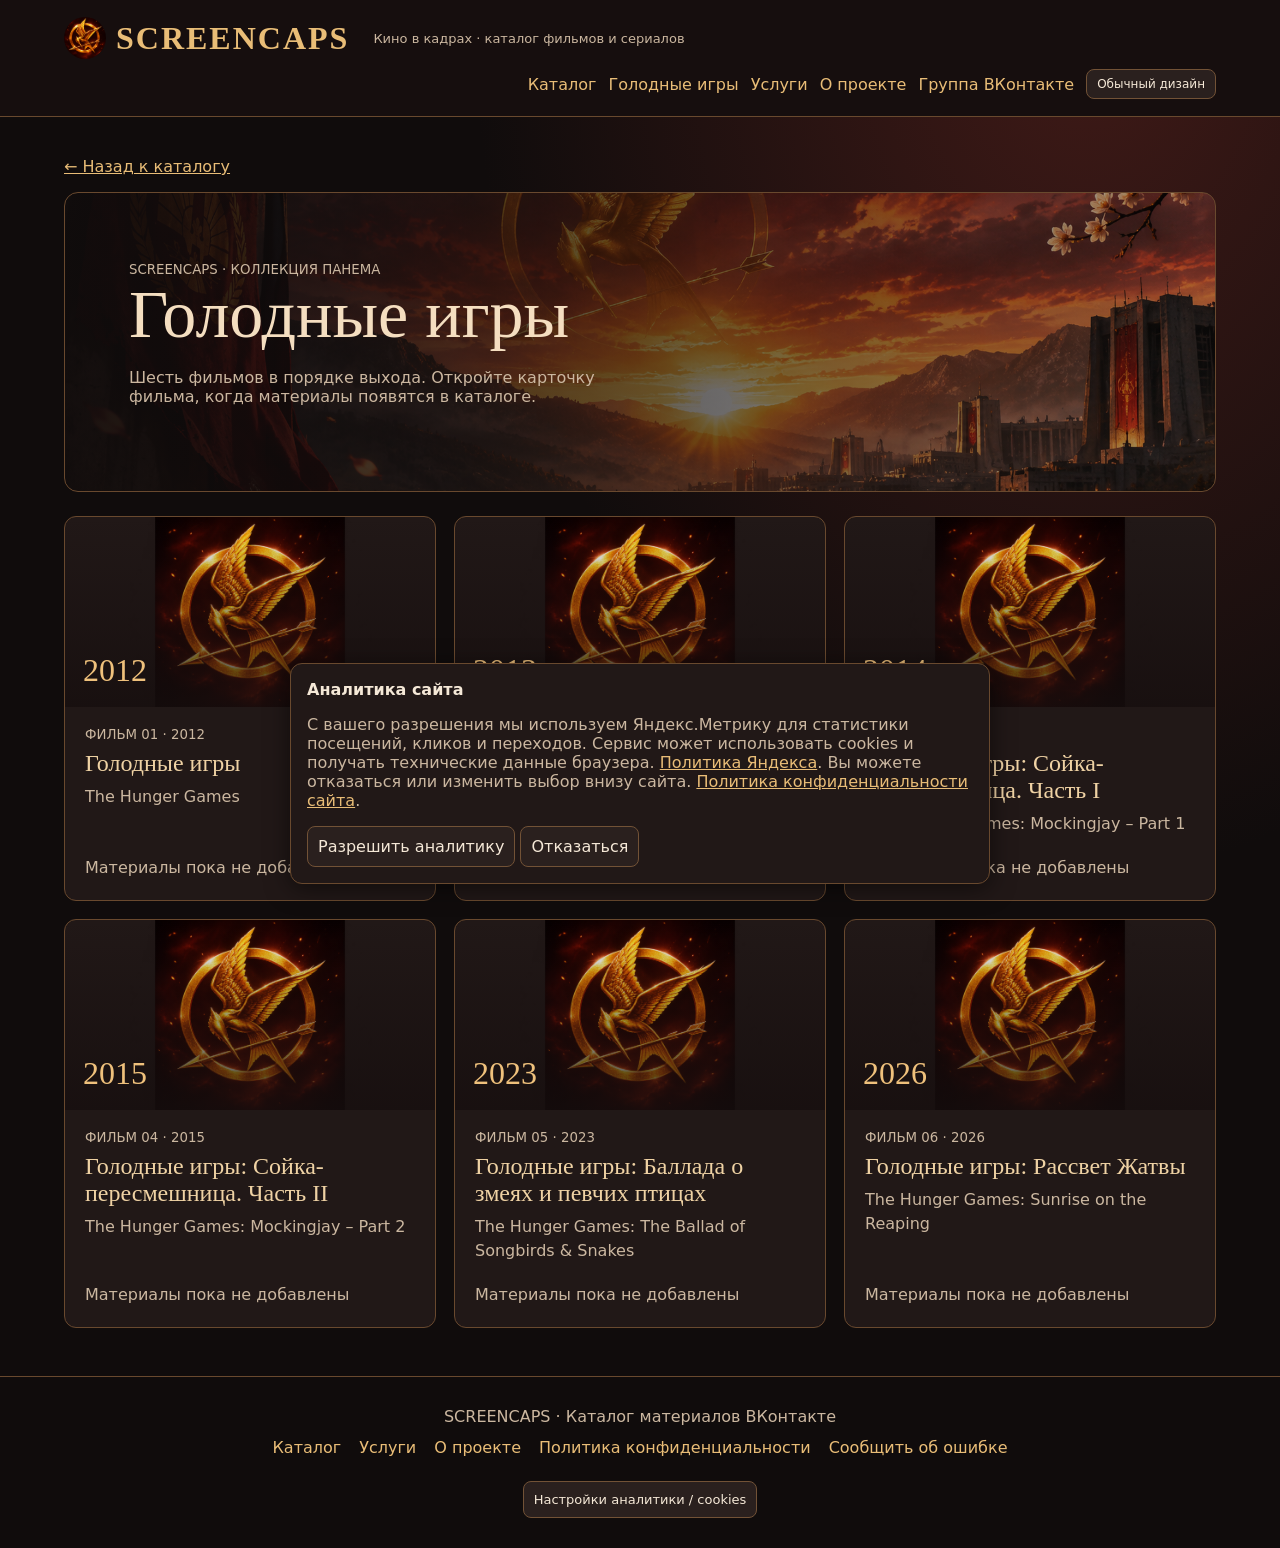
<file: hunger-games.html>
<!doctype html>
<html lang="ru"><head><meta charset="utf-8"><meta name="viewport" content="width=device-width, initial-scale=1"><title>Голодные игры — коллекция SCREENCAPS</title><meta name="description" content="Все шесть фильмов Голодных игр в порядке выхода. Кадры и материалы SCREENCAPS по мере добавления в каталог."><meta name="robots" content="index,follow"><link rel="icon" href="favicon.svg" type="image/svg+xml"><script src="vk-config.js" defer></script><style>
*{box-sizing:border-box}body{margin:0;background:#101218;color:#e9edf5;font:16px system-ui,sans-serif}main,header>div{max-width:1200px;margin:auto;padding:24px}header{border-bottom:1px solid #303542}h1{font-size:30px;letter-spacing:4px;margin:0}h1 span{color:#82aaff}p,small{color:#a5aec0}button,input,select{font:inherit;color:inherit;background:#202530;border:1px solid #363e50;border-radius:8px;padding:10px}button{cursor:pointer}button:hover,button.active{background:#3456a0;border-color:#82aaff}#search{width:100%;padding:15px}.bar{display:flex;flex-wrap:wrap;gap:7px;margin:14px 0}.alphabet button{padding:8px;min-width:35px}.filters{display:flex;gap:16px;flex-wrap:wrap}.filters label{display:flex;flex-direction:column;gap:6px}#genres{min-width:180px;max-height:130px}.panel{background:#191d26;border:1px solid #303542;border-radius:14px;padding:20px;margin:20px 0}.results{display:flex;justify-content:space-between;align-items:center;gap:10px;flex-wrap:wrap}#cards{display:grid;grid-template-columns:repeat(auto-fill,minmax(170px,1fr));gap:18px}.movie{text-align:left;padding:0;overflow:hidden;background:#191d26;border-radius:12px}.poster{aspect-ratio:2/3;background:linear-gradient(145deg,#303d58,#141822);display:grid;place-items:center;font-size:42px;color:#8b9cbd;overflow:hidden}.poster img{width:100%;height:100%;object-fit:cover}.info{padding:14px;display:grid;gap:7px}.info strong{font-size:18px}.info small{line-height:1.5}a{color:#82aaff}a.vk{display:inline-block;background:#0077ff;color:white;text-decoration:none;padding:12px;border-radius:8px;margin:5px 8px 5px 0}#detail .poster{width:160px;float:left;margin:0 24px 20px 0}#detail:after{content:'';display:block;clear:both}details{clear:both;padding:12px;border-bottom:1px solid #303542}summary{cursor:pointer}footer{text-align:center;color:#a5aec0;padding:30px} [hidden]{display:none!important}@media(max-width:500px){main,header>div{padding:14px}#cards{grid-template-columns:repeat(2,minmax(0,1fr))}.panel{padding:12px}h1{font-size:24px}#detail .poster{width:105px}}
 .topnav{display:flex;gap:18px;flex-wrap:wrap;align-items:center}.topnav a{text-decoration:none}.brand{text-decoration:none;color:inherit}.movie{display:block;text-decoration:none;color:inherit;border:1px solid #303542}.movie:hover{border-color:#82aaff}.stats{display:flex;flex-wrap:wrap;gap:8px}.stats button{font-size:14px}.stats b{color:#82aaff}.pager{display:flex;flex-wrap:wrap;gap:8px;align-items:center;justify-content:center;margin:24px 0}.chip{padding:5px 9px;margin:3px;font-size:14px}.recent{margin:15px 0}.recent a{display:block;padding:5px 0}.detailmeta{display:flex;flex-wrap:wrap;align-items:center;gap:4px}.movie:focus-visible,a:focus-visible{outline:2px solid #82aaff} .episode-grid{display:grid;grid-template-columns:repeat(auto-fill,minmax(135px,1fr));gap:10px;margin:12px 0}.episode-card{display:grid;gap:6px;background:#202530;border:1px solid #363e50;border-radius:8px;padding:12px;text-decoration:none;color:inherit}.episode-card:hover{border-color:#82aaff}.episode-ready{color:#84b995} .episode-nav{display:flex;gap:12px;flex-wrap:wrap;margin:16px 0} </style><link rel="stylesheet" href="/assets/hunger-games/theme.css"><script>(function(){try{document.documentElement.dataset.scTheme=localStorage.getItem('sc-theme')==='classic'?'classic':'panem'}catch(e){document.documentElement.dataset.scTheme='panem'}document.addEventListener('DOMContentLoaded',function(){const b=document.createElement('button');b.type='button';b.className='theme-toggle';function update(){const classic=document.documentElement.dataset.scTheme==='classic';b.textContent=classic?'Оформление Панема':'Обычный дизайн';b.setAttribute('aria-pressed',String(!classic));const icon=document.querySelector('link[rel="icon"]');if(icon){icon.href=classic?'/favicon.svg':'/assets/hunger-games/emblem.png';icon.type=classic?'image/svg+xml':'image/png'}}b.onclick=function(){document.documentElement.dataset.scTheme=document.documentElement.dataset.scTheme==='classic'?'panem':'classic';try{localStorage.setItem('sc-theme',document.documentElement.dataset.scTheme)}catch(e){}update()};document.querySelector('header .topnav')?.append(b);update()})})();</script><script>
(function(){
const ID=114652510, KEY='screencaps_analytics_v1';
let enabled=false,lastURL='';
function choice(){try{return localStorage.getItem(KEY)}catch{return null}}
function save(v){try{localStorage.setItem(KEY,v)}catch{}}
function start(){if(enabled)return;enabled=true;
(function(m,e,t,r,i,k,a){m[i]=m[i]||function(){(m[i].a=m[i].a||[]).push(arguments)};m[i].l=1*new Date();for(let j=0;j<document.scripts.length;j++){if(document.scripts[j].src===r)return;}k=e.createElement(t);a=e.getElementsByTagName(t)[0];k.async=1;k.src=r;a.parentNode.insertBefore(k,a)})(window,document,'script','https://mc.yandex.ru/metrika/tag.js?id=114652510','ym');
lastURL=location.href;ym(ID,'init',{ssr:true,clickmap:true,accurateTrackBounce:true,trackLinks:true,referrer:document.referrer,url:location.href});
}
window.scTrackView=function(){if(!enabled||lastURL===location.href)return;const prev=lastURL;lastURL=location.href;ym(ID,'hit',lastURL,{title:document.title,referer:prev});};
function goal(name,params){if(enabled)ym(ID,'reachGoal',name,params||{});}
document.addEventListener('click',function(e){const a=e.target.closest('a');if(!a)return;let u;try{u=new URL(a.href)}catch{return}const h=u.hostname;if(!['vk.ru','vk.com','vk.me','m.vk.ru','m.vk.com'].includes(h))return;const card=a.closest('.service-card');if(card){const label=[card.querySelector('h3')?.textContent,card.querySelector('p')?.textContent,card.querySelector('strong')?.textContent].filter(Boolean).join(' · ');goal(h==='vk.me'?'order_click':'short_video_click',{service:label});}else if(a.id==='group'||a.id==='groupLink'){goal('vk_group_click')}else if(a.id==='orderFilm'){goal('order_click',{service:'Заказ кадров из карточки'})}else if(a.closest('#detail')){goal(/альбом/i.test(a.textContent)?'vk_album_click':'vk_post_click');}});
function setup(){const banner=document.getElementById('sc-consent');const settings=document.getElementById('sc-settings');const accept=document.getElementById('sc-accept');const refuse=document.getElementById('sc-refuse');if(choice()==='yes')start();banner.hidden=choice()!==null;settings.onclick=()=>{banner.hidden=false};accept.onclick=()=>{save('yes');start();banner.hidden=true};refuse.onclick=()=>{save('no');banner.hidden=true;if(enabled)location.reload()};}
if(document.readyState==='loading')document.addEventListener('DOMContentLoaded',setup);else setup();
})();
</script><style>.collection-hero{padding:clamp(24px,5vw,65px);min-height:300px;display:flex;flex-direction:column;justify-content:center;border:1px solid #69492e;border-radius:14px;background:linear-gradient(90deg,#100c0cf5,#100c0c55),url('/assets/hunger-games/banner.png') center/cover;color:#f4dec0}.collection-hero h1{font:500 clamp(36px,6vw,68px)/1.1 Georgia,serif;letter-spacing:0}.collection-hero p{max-width:520px;color:#efdbc2}.collection-grid{display:grid;grid-template-columns:repeat(3,minmax(0,1fr));gap:18px;margin:24px 0}.collection-card{border:1px solid #69492e;border-radius:12px;overflow:hidden;background:#211817;color:#f4dec0;display:flex;flex-direction:column}.collection-art{height:190px;background:linear-gradient(0deg,#160e0ecc,transparent),url('/assets/hunger-games/emblem.png') center/cover;display:flex;align-items:end;padding:18px}.collection-art span{font:32px Georgia;color:#efc17c}.collection-copy{padding:20px;display:flex;flex-direction:column;flex:1;gap:8px}.collection-copy h2{font:24px Georgia;margin:0}.collection-copy p{margin:0;line-height:1.5}.collection-copy small{color:#d9ac69}.collection-status{margin-top:auto!important;padding-top:12px;color:#cbb7a0}.collection-link{display:block;margin-top:auto;padding:12px;background:#d5a358;color:#21130c!important;text-decoration:none;text-align:center;border-radius:7px;font-weight:700}.collection-poster{width:100%;height:280px;object-fit:contain;background:#100c0c}.collection-card:has(.collection-poster) .collection-art{display:none}@media(max-width:850px){.collection-grid{grid-template-columns:repeat(2,minmax(0,1fr))}}@media(max-width:500px){.collection-grid{grid-template-columns:1fr}}</style></head><body><header><div><h1><a class="brand" href="./">SCREEN<span>CAPS</span></a></h1><p>Кино в кадрах · каталог фильмов и сериалов</p><nav class="topnav"><a href="./">Каталог</a><a href="/hunger-games.html">Голодные игры</a><a href="services.html">Услуги</a><a href="/about.html">О проекте</a><a id="groupLink" href="https://vk.ru/screencaps" target="_blank" rel="noopener noreferrer">Группа ВКонтакте</a></nav></div></header><main><p><a href="/">← Назад к каталогу</a></p><section class="collection-hero"><small>SCREENCAPS · КОЛЛЕКЦИЯ ПАНЕМА</small><h1>Голодные игры</h1><p>Шесть фильмов в порядке выхода. Откройте карточку фильма, когда материалы появятся в каталоге.</p></section><section class="collection-grid" aria-label="Фильмы в порядке выхода"><article class="collection-card" id="film-2012"><div class="collection-art"><span>2012</span></div><div class="collection-copy"><small>ФИЛЬМ 01 · 2012</small><h2>Голодные игры</h2><p>The Hunger Games</p><!-- PANEM-2012-START --><p class="collection-status">Материалы пока не добавлены</p><!-- PANEM-2012-END --></div></article><article class="collection-card" id="film-2013"><div class="collection-art"><span>2013</span></div><div class="collection-copy"><small>ФИЛЬМ 02 · 2013</small><h2>Голодные игры: И вспыхнет пламя</h2><p>The Hunger Games: Catching Fire</p><!-- PANEM-2013-START --><p class="collection-status">Материалы пока не добавлены</p><!-- PANEM-2013-END --></div></article><article class="collection-card" id="film-2014"><div class="collection-art"><span>2014</span></div><div class="collection-copy"><small>ФИЛЬМ 03 · 2014</small><h2>Голодные игры: Сойка-пересмешница. Часть I</h2><p>The Hunger Games: Mockingjay – Part 1</p><!-- PANEM-2014-START --><p class="collection-status">Материалы пока не добавлены</p><!-- PANEM-2014-END --></div></article><article class="collection-card" id="film-2015"><div class="collection-art"><span>2015</span></div><div class="collection-copy"><small>ФИЛЬМ 04 · 2015</small><h2>Голодные игры: Сойка-пересмешница. Часть II</h2><p>The Hunger Games: Mockingjay – Part 2</p><!-- PANEM-2015-START --><p class="collection-status">Материалы пока не добавлены</p><!-- PANEM-2015-END --></div></article><article class="collection-card" id="film-2023"><div class="collection-art"><span>2023</span></div><div class="collection-copy"><small>ФИЛЬМ 05 · 2023</small><h2>Голодные игры: Баллада о змеях и певчих птицах</h2><p>The Hunger Games: The Ballad of Songbirds &amp; Snakes</p><!-- PANEM-2023-START --><p class="collection-status">Материалы пока не добавлены</p><!-- PANEM-2023-END --></div></article><article class="collection-card" id="film-2026"><div class="collection-art"><span>2026</span></div><div class="collection-copy"><small>ФИЛЬМ 06 · 2026</small><h2>Голодные игры: Рассвет Жатвы</h2><p>The Hunger Games: Sunrise on the Reaping</p><!-- PANEM-2026-START --><p class="collection-status">Материалы пока не добавлены</p><!-- PANEM-2026-END --></div></article></section></main><footer>SCREENCAPS · Каталог материалов ВКонтакте<br><nav class="topnav" style="justify-content:center;margin:12px 0"><a href="/">Каталог</a><a href="/services.html">Услуги</a><a href="/about.html">О проекте</a><a href="/privacy.html">Политика конфиденциальности</a><a href="https://vk.me/screencaps" target="_blank" rel="noopener noreferrer">Сообщить об ошибке</a></nav><button type="button" id="sc-settings" style="margin-top:12px;font-size:13px">Настройки аналитики / cookies</button></footer><div id="sc-consent" hidden style="position:fixed;bottom:16px;left:16px;right:16px;max-width:700px;margin:auto;z-index:9999;background:#191d26;color:#e9edf5;border:1px solid #363e50;border-radius:12px;padding:16px;box-shadow:0 4px 24px #0008" role="region" aria-label="Настройки аналитики"><strong>Аналитика сайта</strong><p>С вашего разрешения мы используем Яндекс.Метрику для статистики посещений, кликов и переходов. Сервис может использовать cookies и получать технические данные браузера. <a href="https://yandex.ru/legal/confidential/" target="_blank" rel="noopener noreferrer">Политика Яндекса</a>. Вы можете отказаться или изменить выбор внизу сайта. <a href="/privacy.html">Политика конфиденциальности сайта</a>.</p><button id="sc-accept" type="button">Разрешить аналитику</button> <button id="sc-refuse" type="button">Отказаться</button></div></body></html>
</file>
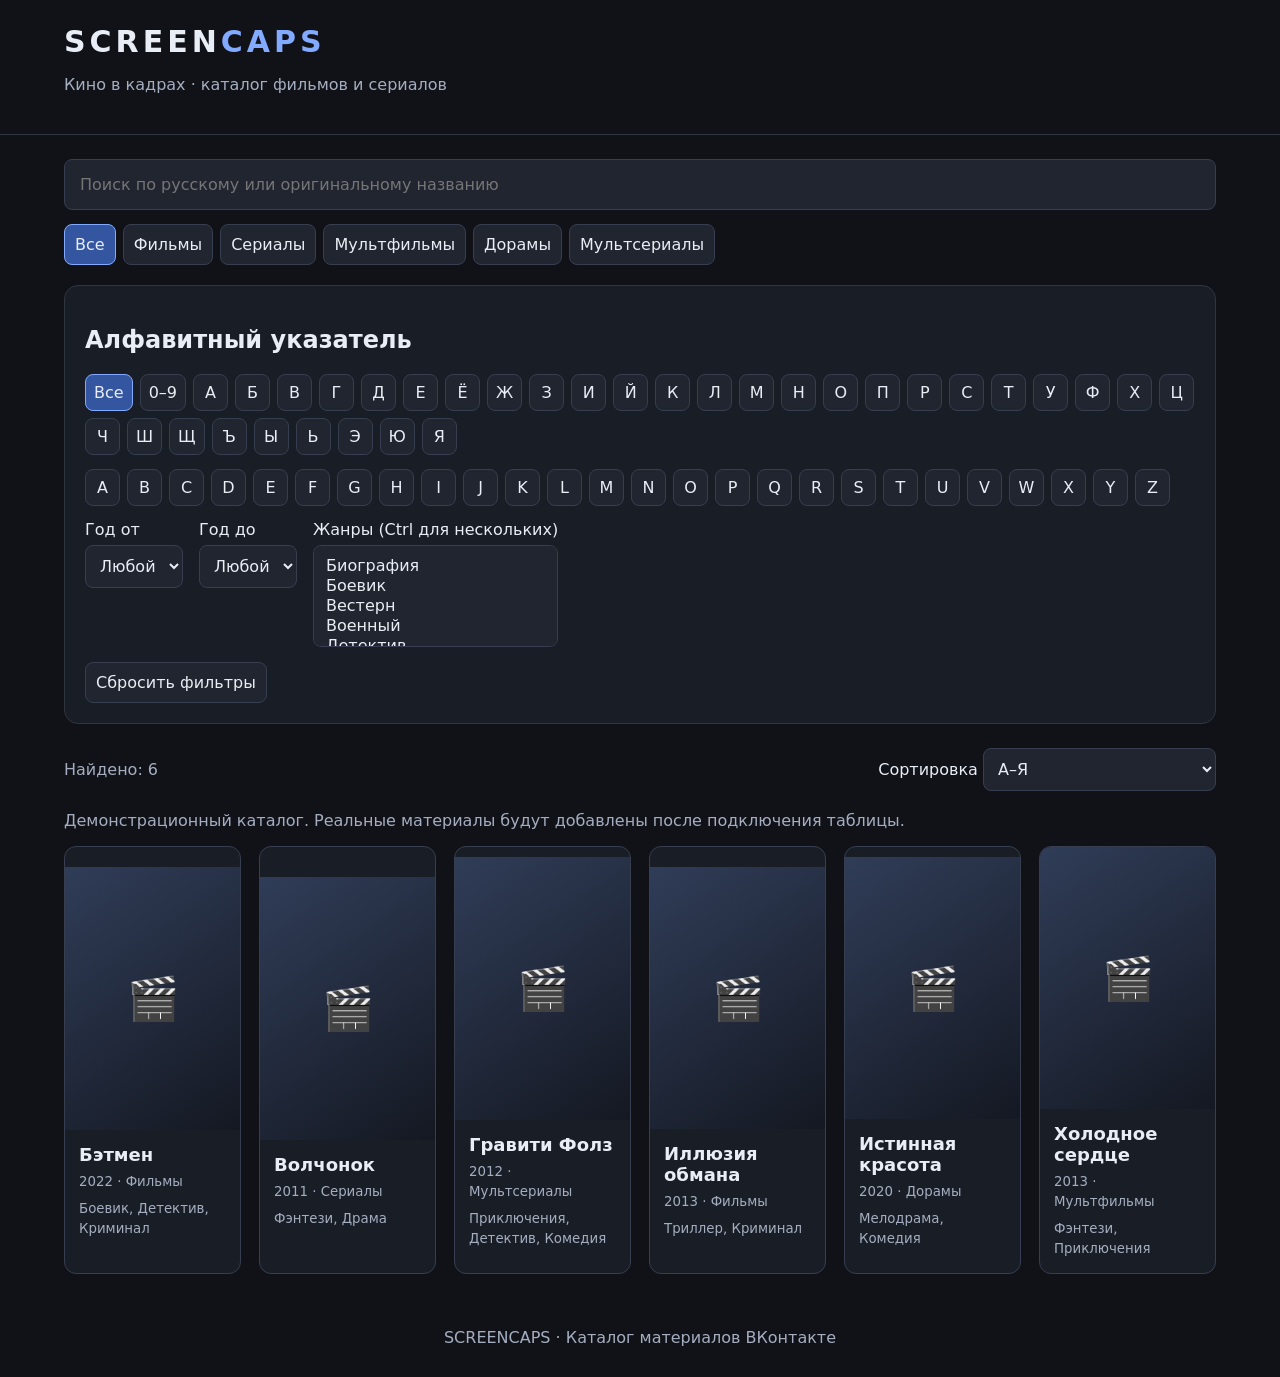
<file: index (1).html>
<!doctype html>
<html lang="ru"><head><meta charset="utf-8"><meta name="viewport" content="width=device-width, initial-scale=1"><title>SCREENCAPS — кино в кадрах</title><style>
*{box-sizing:border-box}body{margin:0;background:#101218;color:#e9edf5;font:16px system-ui,sans-serif}main,header>div{max-width:1200px;margin:auto;padding:24px}header{border-bottom:1px solid #303542}h1{font-size:30px;letter-spacing:4px;margin:0}h1 span{color:#82aaff}p,small{color:#a5aec0}button,input,select{font:inherit;color:inherit;background:#202530;border:1px solid #363e50;border-radius:8px;padding:10px}button{cursor:pointer}button:hover,button.active{background:#3456a0;border-color:#82aaff}#search{width:100%;padding:15px}.bar{display:flex;flex-wrap:wrap;gap:7px;margin:14px 0}.alphabet button{padding:8px;min-width:35px}.filters{display:flex;gap:16px;flex-wrap:wrap}.filters label{display:flex;flex-direction:column;gap:6px}#genres{min-width:180px;max-height:130px}.panel{background:#191d26;border:1px solid #303542;border-radius:14px;padding:20px;margin:20px 0}.results{display:flex;justify-content:space-between;align-items:center;gap:10px;flex-wrap:wrap}#cards{display:grid;grid-template-columns:repeat(auto-fill,minmax(170px,1fr));gap:18px}.movie{text-align:left;padding:0;overflow:hidden;background:#191d26;border-radius:12px}.poster{aspect-ratio:2/3;background:linear-gradient(145deg,#303d58,#141822);display:grid;place-items:center;font-size:42px;color:#8b9cbd;overflow:hidden}.poster img{width:100%;height:100%;object-fit:cover}.info{padding:14px;display:grid;gap:7px}.info strong{font-size:18px}.info small{line-height:1.5}a{color:#82aaff}a.vk{display:inline-block;background:#0077ff;color:white;text-decoration:none;padding:12px;border-radius:8px;margin:5px 8px 5px 0}#detail .poster{width:160px;float:left;margin:0 24px 20px 0}#detail:after{content:'';display:block;clear:both}details{clear:both;padding:12px;border-bottom:1px solid #303542}summary{cursor:pointer}footer{text-align:center;color:#a5aec0;padding:30px} [hidden]{display:none!important}@media(max-width:500px){main,header>div{padding:14px}#cards{grid-template-columns:repeat(2,minmax(0,1fr))}.panel{padding:12px}h1{font-size:24px}#detail .poster{width:105px}}
</style></head><body><header><div><h1>SCREEN<span>CAPS</span></h1><p>Кино в кадрах · каталог фильмов и сериалов</p></div></header><main><section id="catalog"><input id="search" placeholder="Поиск по русскому или оригинальному названию" aria-label="Поиск"><nav id="categories" class="bar" aria-label="Категории"></nav><section class="panel"><h2>Алфавитный указатель</h2><div id="ru" class="bar alphabet"></div><div id="en" class="bar alphabet"></div><div class="filters"><label>Год от<select id="from"></select></label><label>Год до<select id="to"></select></label><label>Жанры (Ctrl для нескольких)<select id="genres" multiple size="4"></select></label></div><button id="reset" style="margin-top:15px">Сбросить фильтры</button></section><div class="results"><p id="count" aria-live="polite"></p><label>Сортировка <select id="sort"><option value="az">А–Я</option><option value="za">Я–А</option><option value="new">Сначала новые</option><option value="old">Сначала старые</option><option value="added">Недавно добавленные</option></select></label></div><p id="status"></p><div id="cards"></div></section><section id="detail" hidden></section></main><footer>SCREENCAPS · Каталог материалов ВКонтакте</footer><script>
// Позже здесь будет адрес опубликованной Google Таблицы в формате CSV.
const SHEET_URL='';
const demo=[
{id:'batman',title:'Бэтмен',original:'The Batman',year:2022,type:'Фильмы',genres:'Боевик, Детектив, Криминал',description:'Бэтмен расследует загадочные преступления в Готэме.'},
{id:'teen-wolf',title:'Волчонок',original:'Teen Wolf',year:2011,type:'Сериалы',genres:'Фэнтези, Драма',description:'Подросток сталкивается со сверхъестественным миром после укуса оборотня.'},
{id:'frozen',title:'Холодное сердце',original:'Frozen',year:2013,type:'Мультфильмы',genres:'Фэнтези, Приключения',description:'Анна отправляется на поиски своей сестры Эльзы.'},
{id:'true-beauty',title:'Истинная красота',original:'True Beauty',year:2020,type:'Дорамы',genres:'Мелодрама, Комедия',description:'История школьницы, которая учится принимать себя.'},
{id:'gravity-falls',title:'Гравити Фолз',original:'Gravity Falls',year:2012,type:'Мультсериалы',genres:'Приключения, Детектив, Комедия',description:'Близнецы проводят лето в городе, полном загадок.'},
{id:'now-you-see-me',title:'Иллюзия обмана',original:'Now You See Me',year:2013,type:'Фильмы',genres:'Триллер, Криминал',description:'Команда иллюзионистов устраивает необычные представления.'}];
let data=demo,category='Все',letter='Все';const $=id=>document.getElementById(id);const cats=['Все','Фильмы','Сериалы','Мультфильмы','Дорамы','Мультсериалы'];const genreList=['Боевик','Комедия','Драма','Мелодрама','Фантастика','Фэнтези','Ужасы','Триллер','Детектив','Криминал','Приключения','Исторический','Документальный','Семейный','Мюзикл','Спорт','Военный','Биография','Вестерн'];
function el(tag,txt,cls){const e=document.createElement(tag);if(txt)e.textContent=txt;if(cls)e.className=cls;return e}function btn(txt,fn,active){const b=el('button',txt,active?'active':'');b.onclick=fn;b.setAttribute('aria-pressed',String(!!active));return b}function options(){for(const id of ['from','to']){const s=$(id);s.replaceChildren(new Option('Любой',''));for(let y=new Date().getFullYear()+1;y>=1888;y--)s.add(new Option(y,y))} $('genres').replaceChildren(...[...new Set([...genreList,...data.flatMap(f=>(f.genres||'').split(',').map(g=>g.trim()).filter(Boolean))])].sort((a,b)=>a.localeCompare(b,'ru')).map(g=>new Option(g,g)))}
function navigation(){ $('categories').replaceChildren(...cats.map(c=>btn(c,()=>{category=c;render()},category===c)));for(const [id,letters] of [['ru',['Все','0–9',...'АБВГДЕЁЖЗИЙКЛМНОПРСТУФХЦЧШЩЪЫЬЭЮЯ']],['en',[...'ABCDEFGHIJKLMNOPQRSTUVWXYZ']]])$(id).replaceChildren(...letters.map(l=>btn(l,()=>{letter=l;render()},letter===l)))}
function poster(f){const p=el('div','🎬','poster');if(f.poster&&/^https?:\/\//i.test(f.poster)){const im=el('img');im.src=f.poster;im.alt=f.title;im.loading='lazy';im.onerror=()=>im.remove();p.append(im);p.firstChild.remove()}return p}
function render(){navigation();let q=$('search').value.trim().toLowerCase(),gs=[...$('genres').selectedOptions].map(o=>o.value),a=$('from').value,b=$('to').value;let rows=data.filter(f=>{let title=(f.title||'').toUpperCase(),original=(f.original||'').toUpperCase();return(category==='Все'||f.type===category)&&(letter==='Все'||(letter==='0–9'?/^\d/.test(title):(/[A-Z]/.test(letter)?original.startsWith(letter)||title.startsWith(letter):title.startsWith(letter))))&&(!a||Number(f.year)>=Number(a))&&(!b||Number(f.year)<=Number(b))&&gs.every(g=>(f.genres||'').split(',').map(x=>x.trim()).includes(g))&&(`${f.title} ${f.original||''}`.toLowerCase().includes(q))});let sort=$('sort').value;rows.sort((a,b)=>sort==='new'?b.year-a.year:sort==='old'?a.year-b.year:sort==='added'?data.indexOf(b)-data.indexOf(a):(sort==='za'?-1:1)*a.title.localeCompare(b.title,'ru'));$('count').textContent='Найдено: '+rows.length;$('cards').replaceChildren();for(const f of rows){const c=el('button','','movie'),info=el('div','','info');info.append(el('strong',f.title),el('small',`${f.year||''} · ${f.type}`),el('small',f.genres));c.append(poster(f),info);c.onclick=()=>location.hash='film/'+encodeURIComponent(f.id);$('cards').append(c)}if(!rows.length)$('cards').append(el('p','Ничего не найдено. Измените фильтры.'))}
function link(parent,url,label){try{const u=new URL(url);if(u.protocol!=='https:'||!['vk.com','vk.ru','m.vk.com','m.vk.ru'].includes(u.hostname))return;const a=el('a',label,'vk');a.href=u.href;a.target='_blank';a.rel='noopener noreferrer';parent.append(a)}catch{}}
function route(){const id=location.hash.startsWith('#film/')?decodeURIComponent(location.hash.slice(6)):'';const f=data.find(x=>x.id===id);$('catalog').hidden=!!f;$('detail').hidden=!f;if(!f)return;const d=$('detail');d.replaceChildren(btn('← Назад к каталогу',()=>location.hash=''));const box=el('div','','panel');box.append(poster(f),el('h2',f.title),el('p',f.original),el('p',`${f.year} · ${f.type} · ${f.genres}`),el('h3','Описание'),el('p',f.description||'Описание пока не добавлено'),el('h3','Материалы ВКонтакте'));link(box,f.album,'Фотоальбом ВКонтакте');link(box,f.post,'Публикация ВКонтакте');if(!f.album&&!f.post)box.append(el('p','Ссылки пока не добавлены.'));if(['Сериалы','Дорамы','Мультсериалы'].includes(f.type)){box.append(el('h3','Сезоны и серии'));let episodes=[];try{episodes=JSON.parse(f.episodes||'[]')}catch{};for(const season of episodes){const det=el('details');det.append(el('summary','Сезон '+season.season));for(const ep of season.items||[]){const r=el('div');r.append(el('p','Серия '+ep.number+(ep.title?' — '+ep.title:'')));link(r,ep.album,'Фотоальбом');link(r,ep.post,'Публикация');det.append(r)}box.append(det)}if(!episodes.length)box.append(el('p','Серии пока не добавлены.'))}d.append(box);window.scrollTo(0,0)}
function parseCSV(s){let rows=[],row=[],v='',quoted=false;for(let i=0;i<s.length;i++){let c=s[i];if(c==='"'){if(quoted&&s[i+1]==='"'){v+='"';i++}else quoted=!quoted}else if(c===','&&!quoted){row.push(v);v=''}else if((c==='\n'||c==='\r')&&!quoted){if(c==='\r'&&s[i+1]==='\n')i++;row.push(v);rows.push(row);row=[];v=''}else v+=c}if(v||row.length){row.push(v);rows.push(row)}const keys=(rows.shift()||[]).map(x=>x.trim().replace(/^\uFEFF/,''));return rows.map(r=>Object.fromEntries(keys.map((k,i)=>[k,r[i]||'']))).filter(f=>f.id&&f.title&&cats.includes(f.type))}
for(const id of ['search','from','to','genres','sort'])$(id).addEventListener(id==='search'?'input':'change',render);$('reset').onclick=()=>{category=letter='Все';$('search').value=$('from').value=$('to').value='';for(const o of $('genres').options)o.selected=false;$('sort').value='az';render()};window.addEventListener('hashchange',route);options();render();route();if(!SHEET_URL)$('status').textContent='Демонстрационный каталог. Реальные материалы будут добавлены после подключения таблицы.';else fetch(SHEET_URL).then(r=>{if(!r.ok)throw Error();return r.text()}).then(s=>{data=parseCSV(s);options();render();route()}).catch(()=>{$('status').textContent='Не удалось загрузить таблицу. Показаны демонстрационные данные.'});
</script></body></html>
</file>
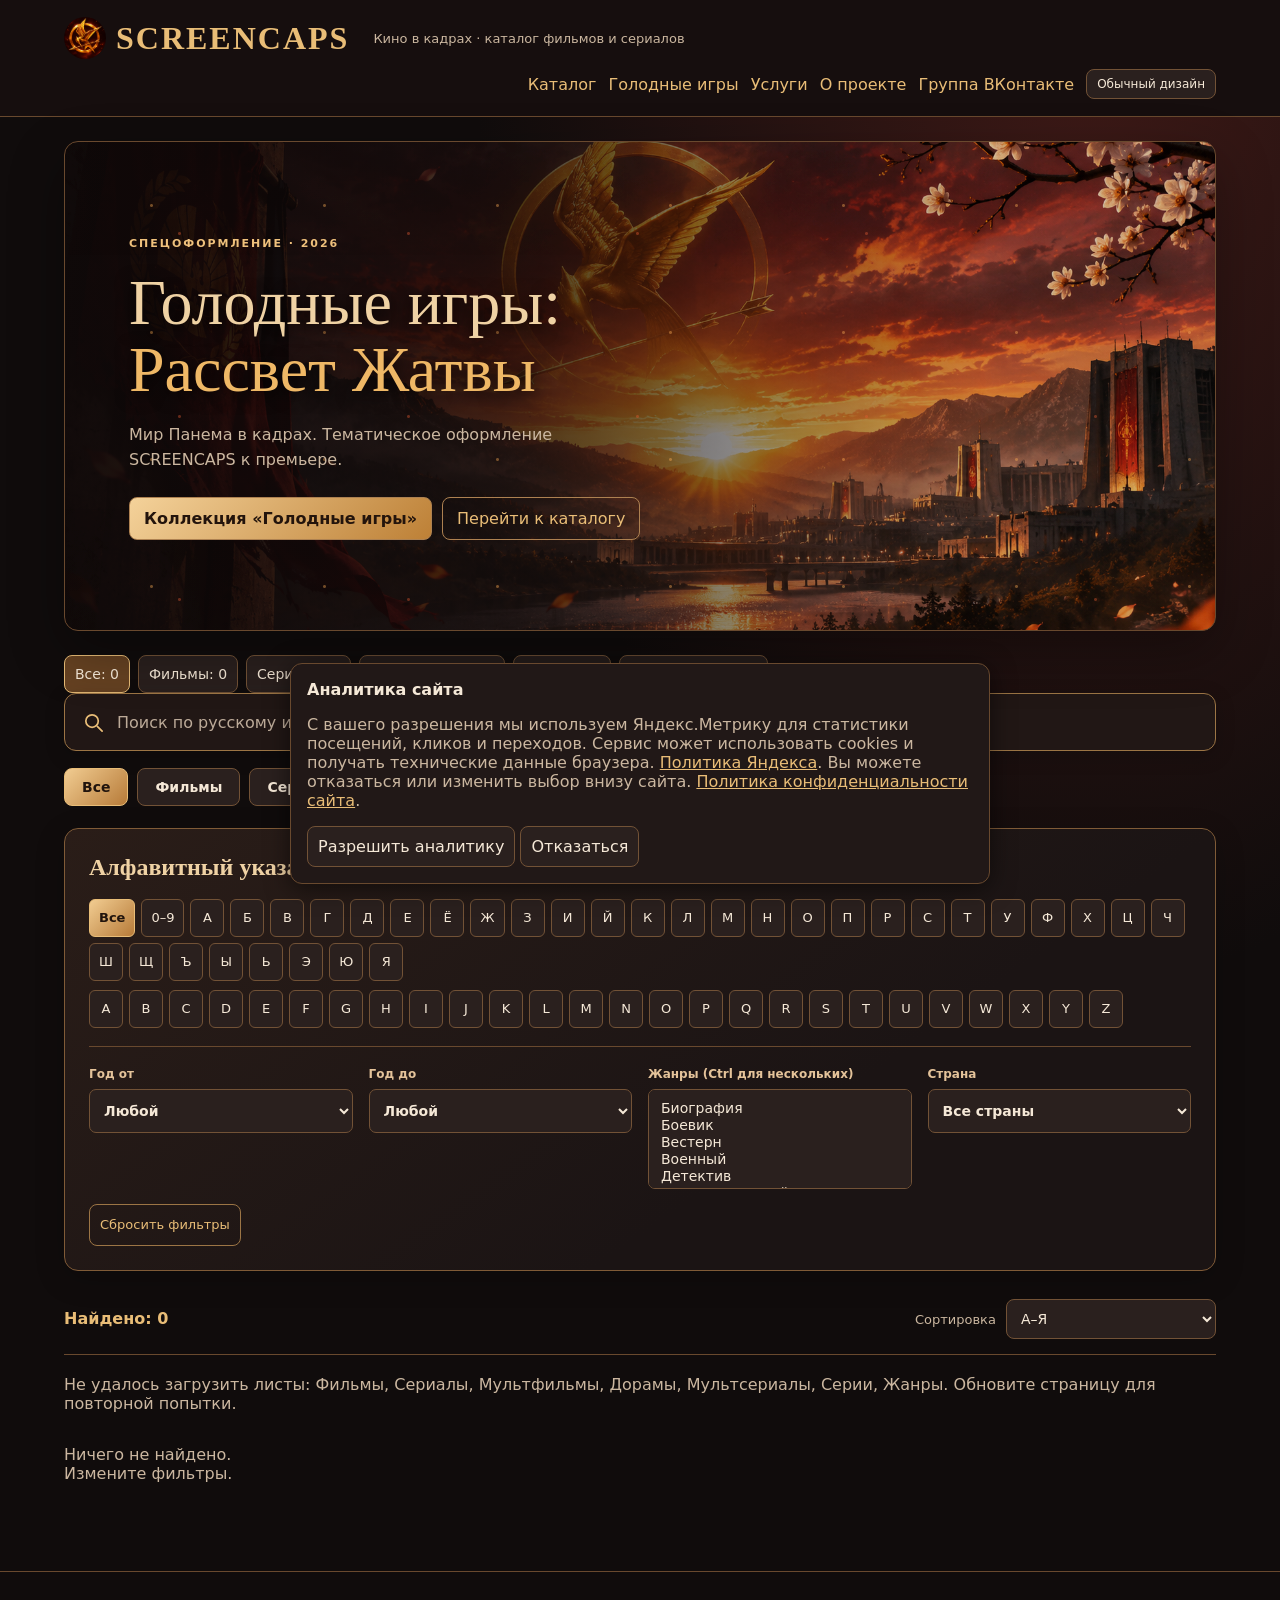
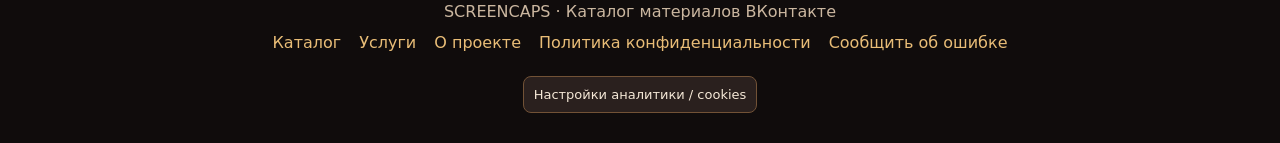
<file: index (5).html>
<!doctype html>
<html lang="ru"><head><meta charset="utf-8"><meta name="viewport" content="width=device-width, initial-scale=1"><title>SCREENCAPS — кино в кадрах</title><meta name="description" content="SCREENCAPS — каталог фильмов, сериалов, мультфильмов, дорам и мультсериалов с материалами ВКонтакте."><meta name="robots" content="index,follow"><link rel="icon" href="favicon.svg" type="image/svg+xml"><script src="vk-config.js" defer></script><style>
*{box-sizing:border-box}body{margin:0;background:#101218;color:#e9edf5;font:16px system-ui,sans-serif}main,header>div{max-width:1200px;margin:auto;padding:24px}header{border-bottom:1px solid #303542}h1{font-size:30px;letter-spacing:4px;margin:0}h1 span{color:#82aaff}p,small{color:#a5aec0}button,input,select{font:inherit;color:inherit;background:#202530;border:1px solid #363e50;border-radius:8px;padding:10px}button{cursor:pointer}button:hover,button.active{background:#3456a0;border-color:#82aaff}#search{width:100%;padding:15px}.bar{display:flex;flex-wrap:wrap;gap:7px;margin:14px 0}.alphabet button{padding:8px;min-width:35px}.filters{display:flex;gap:16px;flex-wrap:wrap}.filters label{display:flex;flex-direction:column;gap:6px}#genres{min-width:180px;max-height:130px}.panel{background:#191d26;border:1px solid #303542;border-radius:14px;padding:20px;margin:20px 0}.results{display:flex;justify-content:space-between;align-items:center;gap:10px;flex-wrap:wrap}#cards{display:grid;grid-template-columns:repeat(auto-fill,minmax(170px,1fr));gap:18px}.movie{text-align:left;padding:0;overflow:hidden;background:#191d26;border-radius:12px}.poster{aspect-ratio:2/3;background:linear-gradient(145deg,#303d58,#141822);display:grid;place-items:center;font-size:42px;color:#8b9cbd;overflow:hidden}.poster img{width:100%;height:100%;object-fit:cover}.info{padding:14px;display:grid;gap:7px}.info strong{font-size:18px}.info small{line-height:1.5}a{color:#82aaff}a.vk{display:inline-block;background:#0077ff;color:white;text-decoration:none;padding:12px;border-radius:8px;margin:5px 8px 5px 0}#detail .poster{width:160px;float:left;margin:0 24px 20px 0}#detail:after{content:'';display:block;clear:both}details{clear:both;padding:12px;border-bottom:1px solid #303542}summary{cursor:pointer}footer{text-align:center;color:#a5aec0;padding:30px} [hidden]{display:none!important}@media(max-width:500px){main,header>div{padding:14px}#cards{grid-template-columns:repeat(2,minmax(0,1fr))}.panel{padding:12px}h1{font-size:24px}#detail .poster{width:105px}}
 .topnav{display:flex;gap:18px;flex-wrap:wrap;align-items:center}.topnav a{text-decoration:none}.brand{text-decoration:none;color:inherit}.movie{display:block;text-decoration:none;color:inherit;border:1px solid #303542}.movie:hover{border-color:#82aaff}.stats{display:flex;flex-wrap:wrap;gap:8px}.stats button{font-size:14px}.stats b{color:#82aaff}.pager{display:flex;flex-wrap:wrap;gap:8px;align-items:center;justify-content:center;margin:24px 0}.chip{padding:5px 9px;margin:3px;font-size:14px}.recent{margin:15px 0}.recent a{display:block;padding:5px 0}.detailmeta{display:flex;flex-wrap:wrap;align-items:center;gap:4px}.movie:focus-visible,a:focus-visible{outline:2px solid #82aaff} .episode-grid{display:grid;grid-template-columns:repeat(auto-fill,minmax(135px,1fr));gap:10px;margin:12px 0}.episode-card{display:grid;gap:6px;background:#202530;border:1px solid #363e50;border-radius:8px;padding:12px;text-decoration:none;color:inherit}.episode-card:hover{border-color:#82aaff}.episode-ready{color:#84b995} .episode-nav{display:flex;gap:12px;flex-wrap:wrap;margin:16px 0} </style><link rel="stylesheet" href="/assets/hunger-games/theme.css"><script>(function(){try{document.documentElement.dataset.scTheme=localStorage.getItem('sc-theme')==='classic'?'classic':'panem'}catch(e){document.documentElement.dataset.scTheme='panem'}document.addEventListener('DOMContentLoaded',function(){const b=document.createElement('button');b.type='button';b.className='theme-toggle';function update(){const classic=document.documentElement.dataset.scTheme==='classic';b.textContent=classic?'Оформление Панема':'Обычный дизайн';b.setAttribute('aria-pressed',String(!classic));const icon=document.querySelector('link[rel="icon"]');if(icon){icon.href=classic?'/favicon.svg':'/assets/hunger-games/emblem.png';icon.type=classic?'image/svg+xml':'image/png'}}b.onclick=function(){document.documentElement.dataset.scTheme=document.documentElement.dataset.scTheme==='classic'?'panem':'classic';try{localStorage.setItem('sc-theme',document.documentElement.dataset.scTheme)}catch(e){}update()};document.querySelector('header .topnav')?.append(b);update()})})();</script><script>
(function(){
const ID=114652510, KEY='screencaps_analytics_v1';
let enabled=false,lastURL='';
function choice(){try{return localStorage.getItem(KEY)}catch{return null}}
function save(v){try{localStorage.setItem(KEY,v)}catch{}}
function start(){if(enabled)return;enabled=true;
(function(m,e,t,r,i,k,a){m[i]=m[i]||function(){(m[i].a=m[i].a||[]).push(arguments)};m[i].l=1*new Date();for(let j=0;j<document.scripts.length;j++){if(document.scripts[j].src===r)return;}k=e.createElement(t);a=e.getElementsByTagName(t)[0];k.async=1;k.src=r;a.parentNode.insertBefore(k,a)})(window,document,'script','https://mc.yandex.ru/metrika/tag.js?id=114652510','ym');
lastURL=location.href;ym(ID,'init',{ssr:true,clickmap:true,accurateTrackBounce:true,trackLinks:true,referrer:document.referrer,url:location.href});
}
window.scTrackView=function(){if(!enabled||lastURL===location.href)return;const prev=lastURL;lastURL=location.href;ym(ID,'hit',lastURL,{title:document.title,referer:prev});};
function goal(name,params){if(enabled)ym(ID,'reachGoal',name,params||{});}
document.addEventListener('click',function(e){const a=e.target.closest('a');if(!a)return;let u;try{u=new URL(a.href)}catch{return}const h=u.hostname;if(!['vk.ru','vk.com','vk.me','m.vk.ru','m.vk.com'].includes(h))return;const card=a.closest('.service-card');if(card){const label=[card.querySelector('h3')?.textContent,card.querySelector('p')?.textContent,card.querySelector('strong')?.textContent].filter(Boolean).join(' · ');goal(h==='vk.me'?'order_click':'short_video_click',{service:label});}else if(a.id==='group'||a.id==='groupLink'){goal('vk_group_click')}else if(a.id==='orderFilm'){goal('order_click',{service:'Заказ кадров из карточки'})}else if(a.closest('#detail')){goal(/альбом/i.test(a.textContent)?'vk_album_click':'vk_post_click');}});
function setup(){const banner=document.getElementById('sc-consent');const settings=document.getElementById('sc-settings');const accept=document.getElementById('sc-accept');const refuse=document.getElementById('sc-refuse');if(choice()==='yes')start();banner.hidden=choice()!==null;settings.onclick=()=>{banner.hidden=false};accept.onclick=()=>{save('yes');start();banner.hidden=true};refuse.onclick=()=>{save('no');banner.hidden=true;if(enabled)location.reload()};}
if(document.readyState==='loading')document.addEventListener('DOMContentLoaded',setup);else setup();
})();
</script><script>(function(){if(!/^\/(films|episodes)\//.test(location.pathname))return;const token=new URLSearchParams(location.search).get('scBack');if(!/^[a-z0-9-]{1,100}$/i.test(token||''))return;document.addEventListener('DOMContentLoaded',()=>{for(const a of document.querySelectorAll('#detail a')){const u=new URL(a.href,location.href);if(u.origin!==location.origin)continue;if(a.hasAttribute('data-sc-back')){u.searchParams.set('scReturn',token);a.href=u.href}else if(/^\/(films|episodes)\//.test(u.pathname)){u.searchParams.set('scBack',token);a.href=u.href}}});})();</script></head><body><header><div><h1><a class="brand" href="./">SCREEN<span>CAPS</span></a></h1><p>Кино в кадрах · каталог фильмов и сериалов</p><nav class="topnav"><a href="./">Каталог</a><a href="/hunger-games.html">Голодные игры</a><a href="services.html">Услуги</a><a href="/about.html">О проекте</a><a id="groupLink" hidden target="_blank" rel="noopener noreferrer">Группа ВКонтакте</a></nav></div></header><main><section id="catalog"><section class="panem-hero" aria-labelledby="panem-title"><div class="panem-copy"><span class="panem-kicker">СПЕЦОФОРМЛЕНИЕ · 2026</span><h2 id="panem-title">Голодные игры:<br><em>Рассвет Жатвы</em></h2><p>Мир Панема в кадрах. Тематическое оформление SCREENCAPS к премьере.</p><div class="panem-actions"><a id="panem-collection" href="/hunger-games.html" style="background:linear-gradient(135deg,#f4d29a,#bd8036);color:#23140c;font-weight:700">Коллекция «Голодные игры»</a><a href="#search">Перейти к каталогу</a></div></div></section><div id="stats" class="stats"></div><section class="panel recent" id="recent" hidden><h2>Недавно добавленные</h2><div id="recentItems"></div><button id="showRecent">Все последние добавления</button></section><input id="search" placeholder="Поиск по русскому или оригинальному названию" aria-label="Поиск"><nav id="categories" class="bar" aria-label="Категории"></nav><section class="panel"><h2>Алфавитный указатель</h2><div id="ru" class="bar alphabet"></div><div id="en" class="bar alphabet"></div><div class="filters"><label>Год от<select id="from"></select></label><label>Год до<select id="to"></select></label><label>Жанры (Ctrl для нескольких)<select id="genres" multiple size="4"></select></label><label>Страна<select id="country"><option value="">Все страны</option></select></label></div><button id="reset" style="margin-top:15px">Сбросить фильтры</button></section><div class="results"><p id="count" aria-live="polite"></p><label>Сортировка <select id="sort"><option value="az">А–Я</option><option value="za">Я–А</option><option value="new">Сначала новые</option><option value="old">Сначала старые</option><option value="added">Недавно добавленные</option></select></label></div><p id="status"></p><div id="cards"></div><nav id="pager" class="pager" aria-label="Страницы каталога"></nav></section><section id="detail" hidden></section></main><footer>SCREENCAPS · Каталог материалов ВКонтакте<br><nav class="topnav" style="justify-content:center;margin:12px 0"><a href="/">Каталог</a><a href="/services.html">Услуги</a><a href="/about.html">О проекте</a><a href="/privacy.html">Политика конфиденциальности</a><a href="https://vk.me/screencaps" target="_blank" rel="noopener noreferrer">Сообщить об ошибке</a></nav><button type="button" id="sc-settings" style="margin-top:12px;font-size:13px">Настройки аналитики / cookies</button></footer><script>
const BASE='https://docs.google.com/spreadsheets/d/e/2PACX-1vTw52xscROjuju9tOk7TlUbx3Q6FAx60jvxgduKYNGkUhySgePAGoRuZqaqWh-UjnuTBhcuucFXvHVC/pub';
const sheets={'Фильмы':0,'Сериалы':1699969347,'Мультфильмы':153837603,'Дорамы':895187217,'Мультсериалы':484338684,'Серии':1847353801,'Жанры':834653010};
let data=[],category='Все',letter='Все',page=1,loading=true;const PAGE_SIZE=24;const norm=x=>String(x||'').trim().replace(/^[^\p{L}\p{N}]+/u,'');const parts=x=>String(x||'').split(/[,;]+/).map(v=>v.trim()).filter(Boolean);const filmURL=f=>'?film='+encodeURIComponent(f.id);const episodeURL=(f,ep)=>'/?film='+encodeURIComponent(f.id)+'&episode='+encodeURIComponent(ep.id);const serial=f=>['Сериалы','Дорамы','Мультсериалы'].includes(f.type);const $=id=>document.getElementById(id);const cats=['Все','Фильмы','Сериалы','Мультфильмы','Дорамы','Мультсериалы'];let genreList=['Боевик','Комедия','Драма','Мелодрама','Фантастика','Фэнтези','Ужасы','Триллер','Детектив','Криминал','Приключения','Исторический','Документальный','Семейный','Мюзикл','Спорт','Военный','Биография','Вестерн'];

const SC_NAV='scCatalogV1';
let navReady=false, restoring=false, scrollFrame=0, activeToken='';
function readNav(token){if(!/^[a-z0-9-]{1,100}$/i.test(token||''))return null;try{return JSON.parse(sessionStorage.getItem(SC_NAV+':'+token)||'null')}catch{return null}}
function writeNav(token,state){try{sessionStorage.setItem(SC_NAV+':'+token,JSON.stringify(state))}catch{}}
function catalogState(){return {category,letter,page,search:$('search').value,from:$('from').value,to:$('to').value,country:$('country').value,genres:[...$('genres').selectedOptions].map(o=>o.value),sort:$('sort').value,scroll:window.scrollY}}
function isCatalog(){const p=new URLSearchParams(location.search);return !p.has('film')&&!location.hash.startsWith('#film/')&&!$('catalog').hidden}
function saveCatalog(){if(!navReady||restoring||!isCatalog())return;const state=catalogState();try{history.replaceState({...history.state,scCatalog:state},'',location.href)}catch{}if(activeToken)writeNav(activeToken,state)}
function applyCatalog(state){if(!state)return;category=cats.includes(state.category)?state.category:'Все';letter=typeof state.letter==='string'&&['Все','0–9',...'АБВГДЕЁЖЗИЙКЛМНОПРСТУФХЦЧШЩЪЫЬЭЮЯABCDEFGHIJKLMNOPQRSTUVWXYZ'].includes(state.letter)?state.letter:'Все';page=Number.isSafeInteger(state.page)&&state.page>0?state.page:1;for(const id of ['search','from','to','country','sort'])if(typeof state[id]==='string')$(id).value=state[id];if(!$('sort').value)$('sort').value='az';const genres=Array.isArray(state.genres)?state.genres:[];for(const o of $('genres').options)o.selected=genres.includes(o.value)}
function restoreCatalog(state){restoring=true;applyCatalog(state);render();route();const y=Math.max(0,Number(state?.scroll)||0);requestAnimationFrame(()=>requestAnimationFrame(()=>{window.scrollTo(0,y);restoring=false;saveCatalog()}))}
function newToken(){return globalThis.crypto?.randomUUID?.()||Date.now().toString(36)+'-'+Math.random().toString(36).slice(2)}
function openCatalogCard(e,f){if(e.button!==0||e.ctrlKey||e.metaKey||e.shiftKey||e.altKey)return;e.preventDefault();saveCatalog();const state=catalogState();activeToken=newToken();writeNav(activeToken,state);const url=new URL(filmURL(f),location.href);url.searchParams.set('scBack',activeToken);if(url.pathname!==location.pathname){location.assign(url.href);return}history.pushState({scBack:activeToken,scCatalog:state},'',url.href);route()}
function explicitFilters(){const p=new URLSearchParams(location.search);if(cats.includes(p.get('category')))category=p.get('category');if(p.has('year'))$('from').value=$('to').value=p.get('year');if(p.has('genre'))for(const o of $('genres').options)o.selected=o.value.toLowerCase()===p.get('genre').toLowerCase()}
function initCatalogNav(){navReady=true;const p=new URLSearchParams(location.search);const token=p.get('scReturn');const state=token?readNav(token):history.state?.scCatalog;if(token){p.delete('scReturn');const q=p.toString();history.replaceState({...history.state,scCatalog:state},'',location.pathname+(q?'?'+q:'')+location.hash)}if(isCatalog()){if(state){restoreCatalog(state);return}explicitFilters()}render();route();saveCatalog()}
function onCatalogPop(){if(!navReady){route();return}if(isCatalogURL()){activeToken='';const state=history.state?.scCatalog;if(!state){clearFilters();explicitFilters()}restoreCatalog(state||null)}else route()}
function isCatalogURL(){return !new URLSearchParams(location.search).has('film')&&!location.hash.startsWith('#film/')}
function backToFilters(){activeToken='';history.pushState(null,'',location.pathname);route();render();window.scrollTo(0,0);saveCatalog()}
window.addEventListener('scroll',()=>{if(!navReady||restoring||!isCatalog())return;cancelAnimationFrame(scrollFrame);scrollFrame=requestAnimationFrame(saveCatalog)},{passive:true});window.addEventListener('pagehide',saveCatalog);if('scrollRestoration' in history)history.scrollRestoration='manual';

function el(tag,txt,cls){const e=document.createElement(tag);if(txt)e.textContent=txt;if(cls)e.className=cls;return e}function btn(txt,fn,active){const b=el('button',txt,active?'active':'');b.onclick=fn;b.setAttribute('aria-pressed',String(!!active));return b}function options(){for(const id of ['from','to']){const s=$(id);s.replaceChildren(new Option('Любой',''));for(let y=new Date().getFullYear()+1;y>=1888;y--)s.add(new Option(y,y))} $('genres').replaceChildren(...[...new Map([...genreList,...data.flatMap(f=>parts(f.genres))].map(g=>[g.toLowerCase(),g])).values()].sort((a,b)=>a.localeCompare(b,'ru')).map(g=>new Option(g,g)))}
function navigation(){ $('stats').replaceChildren(...cats.map(c=>btn(c+': '+(c==='Все'?data.length:data.filter(f=>f.type===c).length),()=>{category=c;page=1;render()},category===c)));  $('categories').replaceChildren(...cats.map(c=>btn(c,()=>{category=c;page=1;render()},category===c)));for(const [id,letters] of [['ru',['Все','0–9',...'АБВГДЕЁЖЗИЙКЛМНОПРСТУФХЦЧШЩЪЫЬЭЮЯ']],['en',[...'ABCDEFGHIJKLMNOPQRSTUVWXYZ']]])$(id).replaceChildren(...letters.map(l=>btn(l,()=>{letter=l;page=1;render()},letter===l)))}
function poster(f){const p=el('div','🎬','poster');if(f.poster&&/^https?:\/\//i.test(f.poster)){const im=el('img');im.src=f.poster;im.alt=f.title;im.loading='lazy';im.onerror=()=>im.remove();p.append(im);p.firstChild.remove()}return p}
function render(){navigation();let q=$('search').value.trim().toLowerCase(),gs=[...$('genres').selectedOptions].map(o=>o.value),a=$('from').value,b=$('to').value;let rows=data.filter(f=>{let title=norm(f.title).toUpperCase(),original=norm(f.original).toUpperCase();return(category==='Все'||f.type===category)&&(letter==='Все'||(letter==='0–9'?/^\d/.test(title):(/[A-Z]/.test(letter)?original.startsWith(letter)||title.startsWith(letter):title.startsWith(letter))))&&(!a||Number(f.year)>=Number(a))&&(!b||Number(f.year)<=Number(b))&&(!$('country').value||parts(f.country).some(x=>x.toLowerCase()===$('country').value.toLowerCase()))&&gs.every(g=>parts(f.genres).some(x=>x.toLowerCase()===g.toLowerCase()))&&(`${f.title} ${f.original||''}`.toLowerCase().includes(q))});let sort=$('sort').value;rows.sort((a,b)=>sort==='new'?b.year-a.year:sort==='old'?a.year-b.year:sort==='added'?(b.added||'').localeCompare(a.added||''):(sort==='za'?-1:1)*norm(a.title).localeCompare(norm(b.title),'ru'));$('count').textContent='Найдено: '+rows.length;$('cards').replaceChildren();const pages=Math.max(1,Math.ceil(rows.length/PAGE_SIZE));page=Math.min(page,pages);for(const f of rows.slice((page-1)*PAGE_SIZE,page*PAGE_SIZE)){const c=el('a','','movie'),info=el('div','','info');info.append(el('strong',f.title),el('small',`${f.year||''} · ${f.type}`),el('small',f.genres));c.append(poster(f),info);c.href=filmURL(f);c.onclick=e=>{openCatalogCard(e,f)};$('cards').append(c)}if(!rows.length&&!loading)$('cards').append(el('p','Ничего не найдено. Измените фильтры.'));const pager=$('pager');pager.replaceChildren();if(pages>1){const go=n=>{page=n;render();$('count').scrollIntoView({block:'start'})};const prev=btn('←',()=>go(page-1));prev.disabled=page===1;const next=btn('→',()=>go(page+1));next.disabled=page===pages;pager.append(prev,el('span',`Страница ${page} из ${pages}`),next)}saveCatalog()}
function vkURLs(value){const out=new Set();for(const raw of String(value||'').trim().split(/\s+/)){try{const u=new URL(raw);if(u.protocol==='https:'&&['vk.com','vk.ru','m.vk.com','m.vk.ru'].includes(u.hostname)&&!u.username&&!u.password)out.add(u.href)}catch{}}return [...out]}
function link(parent,url,label){const urls=vkURLs(url);urls.forEach((href,i)=>{const a=el('a',label+(urls.length>1?' №'+(i+1):''),'vk');a.href=href;a.target='_blank';a.rel='noopener noreferrer';parent.append(a)})}
function episodeLabel(n){return Number(n)===0?"Серия 0 — Бонусная серия":"Серия "+n}
function seasonLabel(items){const bonus=items.filter(x=>Number(x.number)===0).length;return (items.length-bonus)+" серий"+(bonus?" + "+bonus+" бонусная":"")}
function route(){try{routeContent();const token=new URLSearchParams(location.search).get('scBack');if(token)for(const a of $('detail').querySelectorAll('a')){const u=new URL(a.href,location.href);if(u.origin===location.origin&&(u.searchParams.has('film')||/^\/(films|episodes)\//.test(u.pathname))){u.searchParams.set('scBack',token);a.href=u.href}}}finally{window.scTrackView?.()}}
function routeContent(){const params=new URLSearchParams(location.search);let id=params.get('film')||'';if(!id&&location.hash.startsWith('#film/')){try{id=decodeURIComponent(location.hash.slice(6))}catch{}}const f=data.find(x=>x.id===id);$('catalog').hidden=!!f;$('detail').hidden=!f;if(!f){document.title='SCREENCAPS — кино в кадрах';if(id&&!loading){$('catalog').hidden=true;$('detail').hidden=false;$('detail').replaceChildren(btn('← Назад к каталогу',back),el('p','Карточка не найдена или недоступна.'))}return;}const d=$('detail'), box=el('div','','panel');d.replaceChildren(btn('← Назад к каталогу',back));const selected=params.get('episode');let group,ep;if(serial(f)&&selected){group=f.episodes.find(s=>s.items.some(x=>x.id===selected));ep=group?.items.find(x=>x.id===selected);if(!ep){box.append(el('p','Серия не найдена.'));d.append(box);return;}}document.title=f.title+(ep?' — сезон '+group.season+', серия '+ep.number:'')+' — SCREENCAPS';box.append(poster(f),el('h2',f.title),el('p',f.original));if(ep){const backSeries=el('a','← Назад к сериалу');backSeries.href=filmURL(f);box.append(backSeries,el('h3','Сезон '+group.season+' · '+episodeLabel(ep.number)),el('h3','Материалы ВКонтакте'));if(ep.ready){link(box,ep.album,'Фотоальбом ВКонтакте');link(box,ep.post,'Публикация ВКонтакте')}else box.append(el('p','Материалы пока не добавлены.'));const nav=el('div','','episode-nav'),i=group.items.indexOf(ep);for(const [j,label] of [[i-1,'← Предыдущая серия'],[i+1,'Следующая серия →']])if(group.items[j]){const a=el('a',label);a.href=episodeURL(f,group.items[j]);nav.append(a)}box.append(nav)}else{box.append(metadata(f),el('p',[f.country,f.director,f.duration,f.seasons&&'Сезонов: '+f.seasons,f.total&&'Серий: '+f.total].filter(Boolean).join(' · ')),el('h3','Описание'),el('p',f.description||'Описание пока не добавлено'));if(serial(f)){const groups=f.episodes||[],all=groups.flatMap(s=>s.items);box.append(el('h3','Сезоны и серии'),el('p',`Добавлено ${all.filter(x=>x.ready).length} из ${all.length} серий`));for(const s of groups){const det=el('details');det.open=s===groups[0];det.append(el('summary',`Сезон ${s.season} · ${seasonLabel(s.items)}`));const grid=el('div','','episode-grid');for(const x of s.items){const a=el('a','','episode-card');a.href=episodeURL(f,x);a.append(el('strong',episodeLabel(x.number)),el('small',x.ready?'Добавлена':'Ожидается',x.ready?'episode-ready':''));grid.append(a)}det.append(grid);box.append(det)}if(!all.length)box.append(el('p','Серии пока не добавлены.'))}else{box.append(el('h3','Материалы ВКонтакте'));link(box,f.album,'Фотоальбом ВКонтакте');link(box,f.post,'Публикация ВКонтакте');if(!vkURLs(f.album).length&&!vkURLs(f.post).length)box.append(el('p','Ссылки пока не добавлены.'))}}const share=btn('Скопировать ссылку на карточку',async()=>{const url=new URL(ep?episodeURL(f,ep):filmURL(f),location.href).href;try{await navigator.clipboard.writeText(url);share.textContent='Ссылка скопирована'}catch{prompt('Ссылка на карточку',url)}});const order=el('a',ep?'Заказать кадры серии':'Заказать кадры','vk');order.id='orderFilm';order.href='https://vk.me/screencaps';order.target='_blank';order.rel='noopener noreferrer';box.append(order,share);d.append(box);window.scrollTo(0,0)}
function back(){const token=new URLSearchParams(location.search).get('scBack');const state=history.state?.scCatalog||readNav(token);activeToken='';history.pushState(null,'',location.pathname);if(state)restoreCatalog(state);else{clearFilters();restoreCatalog(null);}}
function metadata(f){const m=el('div','','detailmeta');if(f.year)m.append(btn(String(f.year)+(f.endYear?'–'+f.endYear:''),()=>{clearFilters();$('from').value=$('to').value=String(f.year);backToFilters()}));m.append(el('span',f.type));for(const g of parts(f.genres)){const b=btn(g,()=>{clearFilters();for(const o of $('genres').options)o.selected=o.value.toLowerCase()===g.toLowerCase();backToFilters()});b.className='chip';m.append(b)}return m}
function clearFilters(){category=letter='Все';page=1;$('search').value=$('from').value=$('to').value=$('country').value='';for(const o of $('genres').options)o.selected=false;$('sort').value='az'}
function recent(){const list=data.filter(f=>f.added).sort((a,b)=>b.added.localeCompare(a.added)).slice(0,5);$('recent').hidden=!list.length;$('recentItems').replaceChildren(...list.map(f=>{const a=el('a',f.title+' · '+f.year);a.href=filmURL(f);a.onclick=e=>openCatalogCard(e,f);return a}));$('showRecent').onclick=()=>{clearFilters();$('sort').value='added';render();$('count').scrollIntoView()}}
function parseCSV(s){let rows=[],row=[],v='',quoted=false;for(let i=0;i<s.length;i++){let c=s[i];if(c==='"'){if(quoted&&s[i+1]==='"'){v+='"';i++}else quoted=!quoted}else if(c===','&&!quoted){row.push(v);v=''}else if((c==='\n'||c==='\r')&&!quoted){if(c==='\r'&&s[i+1]==='\n')i++;row.push(v);rows.push(row);row=[];v=''}else v+=c}if(v||row.length){row.push(v);rows.push(row)}const keys=(rows.shift()||[]).map(x=>x.trim().replace(/^\uFEFF/,''));return rows.map(r=>Object.fromEntries(keys.map((k,i)=>[k,r[i]||'']))).filter(r=>Object.values(r).some(v=>v.trim()))}
for(const id of ['search','from','to','genres','country','sort'])$(id).addEventListener(id==='search'?'input':'change',()=>{page=1;render()});$('reset').onclick=()=>{clearFilters();render()};window.addEventListener('hashchange',route);window.addEventListener('popstate',onCatalogPop);options();render();route();$('status').textContent='Загрузка каталога…';window.addEventListener('DOMContentLoaded',()=>{const u=window.VK_CONFIG?.group;if(u){$('groupLink').href=u;$('groupLink').hidden=false}});
function published(r){return (r['Статус']||'').trim().toLowerCase()==='опубликовано'}
function dateKey(v){const m=(v||'').match(/^(\d{1,2})[./](\d{1,2})[./](\d{4})$/);return m?`${m[3]}-${m[2].padStart(2,'0')}-${m[1].padStart(2,'0')}`:v||''}
async function getSheet(gid){const r=await fetch(BASE+'?gid='+gid+'&single=true&output=csv',{cache:'no-store'});if(!r.ok)throw Error('HTTP '+r.status);const t=await r.text();if(/^\s*</.test(t))throw Error('Не CSV');const rows=parseCSV(t);return rows}
async function load(){const entries=Object.entries(sheets);const results=await Promise.allSettled(entries.map(async ([name,gid])=>[name,await getSheet(gid)]));const good=Object.fromEntries(results.filter(r=>r.status==='fulfilled').map(r=>r.value));const failed=entries.filter(([n])=>!(n in good)).map(([n])=>n);const episodes=new Map();for(const r of good['Серии']||[]){if(!['опубликовано','ожидается'].includes((r['Статус']||'').trim().toLowerCase())||!r['ID серии']||!r['ID произведения'] )continue;const rawSeason=String(r['Сезон']??'').trim(),rawNumber=String(r['Номер серии']??'').trim();if(!/^\d+$/.test(rawSeason)||!/^\d+$/.test(rawNumber))continue;const season=Number(rawSeason),number=Number(rawNumber);if(!Number.isSafeInteger(season)||season<1||!Number.isSafeInteger(number)||number<0)continue;const id=r['ID произведения'].trim();if(!episodes.has(id))episodes.set(id,new Map());const groups=episodes.get(id);if(!groups.has(season))groups.set(season,[]);groups.get(season).push({id:r['ID серии'].trim(),number:String(number),ready:published(r)&&!!(vkURLs(r['Альбом ВК']).length||vkURLs(r['Пост ВК']).length),album:r['Альбом ВК'],post:r['Пост ВК']})}
 data=[];const seen=new Set();for(const type of cats.slice(1))for(const r of good[type]||[]){const id=(r['ID']||'').trim(),title=(r['Русское название']||'').trim();if(!published(r)||!id||!title||seen.has(id))continue;seen.add(id);data.push({id,title,type,original:r['Оригинальное название']||'',year:Number(r['Год выпуска'])||'',endYear:r['Год окончания'],country:r['Страна'],director:r['Режиссёр'],duration:r['Продолжительность'],seasons:r['Количество сезонов'],total:r['Количество серий'],genres:r['Жанры']||'',description:r['Описание'],poster:r['Постер'],album:r['Альбом ВК'],post:r['Пост ВК'],added:dateKey(r['Дата добавления']),episodes:[...(episodes.get(id)||new Map())].sort((a,b)=>a[0]-b[0]).map(([season,items])=>({season,items:items.sort((a,b)=>Number(a.number)-Number(b.number))}))})}
 if(good['Жанры'])genreList=good['Жанры'].map(r=>r['Жанр']).filter(Boolean);loading=false;options();const countries=new Map();for(const f of data)for(const c of parts(f.country))countries.set(c.toLowerCase(),c);$('country').replaceChildren(new Option('Все страны',''),...[...countries.values()].sort((a,b)=>a.localeCompare(b,'ru')).map(c=>new Option(c,c)));recent();initCatalogNav();$('status').textContent=failed.length?'Не удалось загрузить листы: '+failed.join(', ')+'. Обновите страницу для повторной попытки.':data.length?'':'Каталог пока пуст. Добавьте первую опубликованную запись в таблицу.';
}
load().catch(()=>{loading=false;$('status').textContent='Не удалось загрузить каталог. Обновите страницу.'});
</script><div id="sc-consent" hidden style="position:fixed;bottom:16px;left:16px;right:16px;max-width:700px;margin:auto;z-index:9999;background:#191d26;color:#e9edf5;border:1px solid #363e50;border-radius:12px;padding:16px;box-shadow:0 4px 24px #0008" role="region" aria-label="Настройки аналитики"><strong>Аналитика сайта</strong><p>С вашего разрешения мы используем Яндекс.Метрику для статистики посещений, кликов и переходов. Сервис может использовать cookies и получать технические данные браузера. <a href="https://yandex.ru/legal/confidential/" target="_blank" rel="noopener noreferrer">Политика Яндекса</a>. Вы можете отказаться или изменить выбор внизу сайта. <a href="/privacy.html">Политика конфиденциальности сайта</a>.</p><button id="sc-accept" type="button">Разрешить аналитику</button> <button id="sc-refuse" type="button">Отказаться</button></div></body></html>
</file>
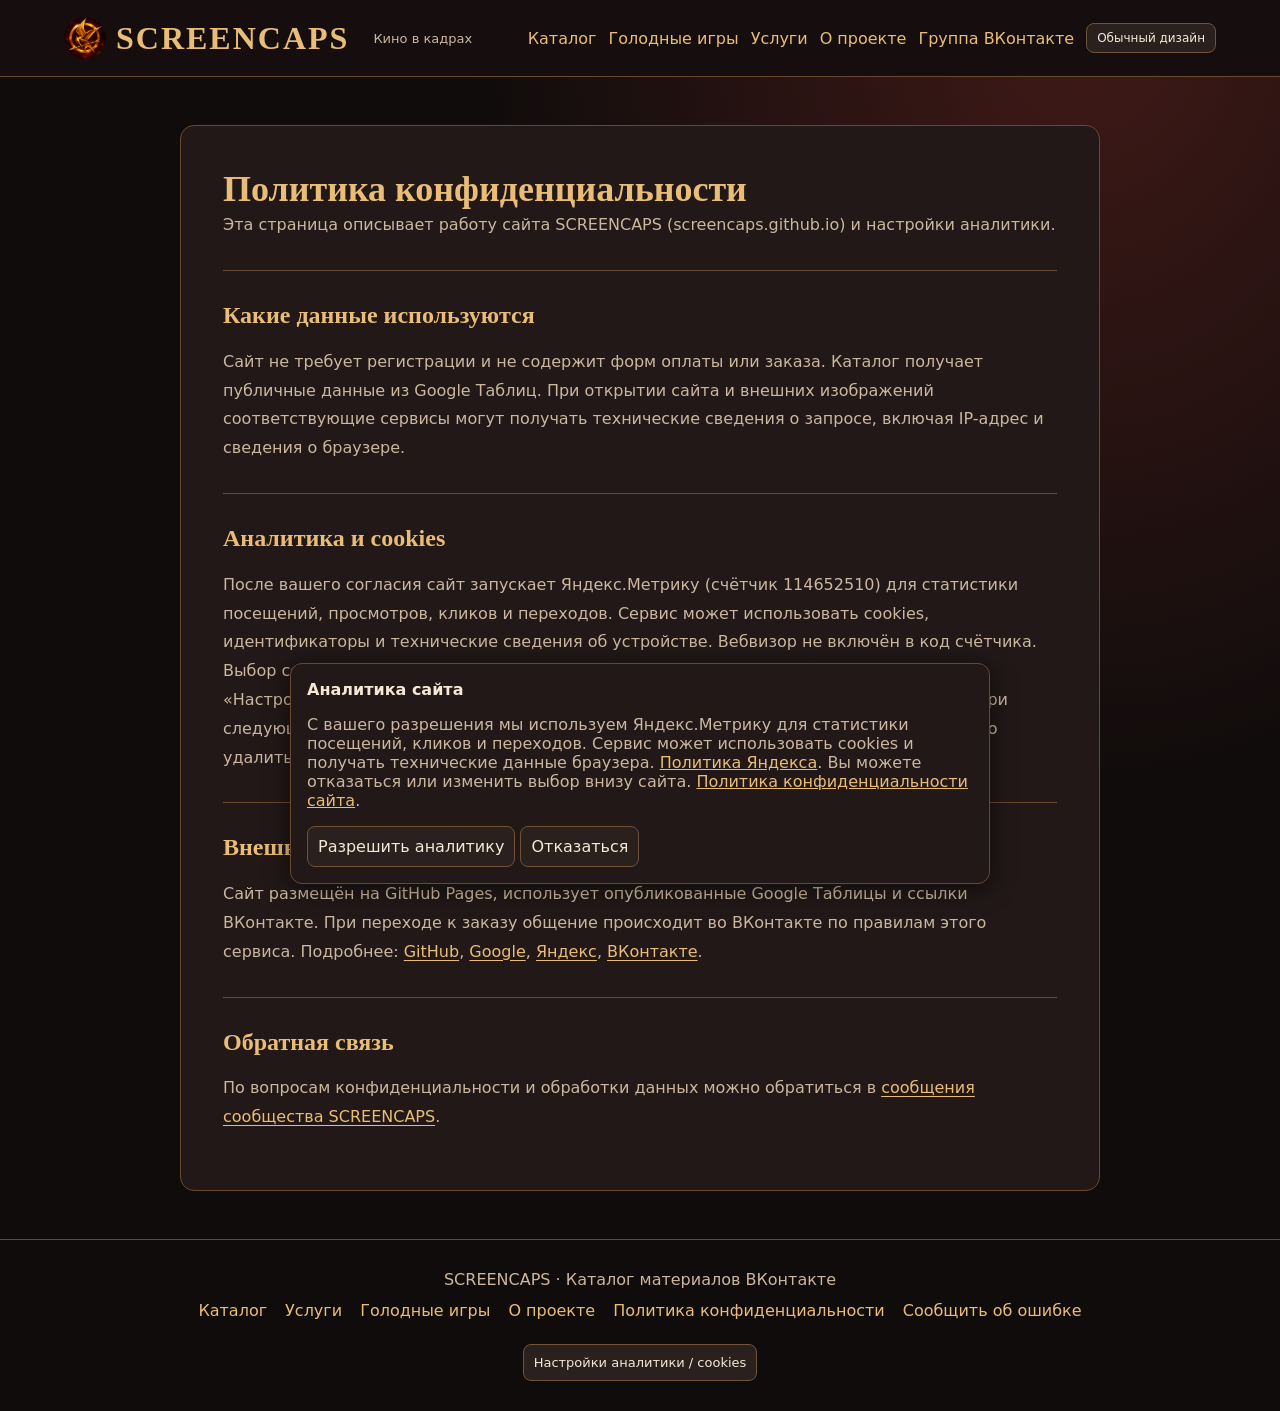
<file: privacy.html>
<!DOCTYPE html>

<html lang="ru"><head><meta charset="utf-8"/><meta content="width=device-width,initial-scale=1" name="viewport"/><title>Политика конфиденциальности — SCREENCAPS</title><meta content="Политика конфиденциальности сайта SCREENCAPS" name="description"/><link href="favicon.svg" rel="icon"/><script defer="" src="vk-config.js"></script><style>
*{box-sizing:border-box}body{margin:0;background:#101218;color:#e9edf5;font:16px system-ui,sans-serif}main,header>div{max-width:1200px;margin:auto;padding:24px}header{border-bottom:1px solid #303542}h1{font-size:30px;letter-spacing:4px;margin:0}h1 span{color:#82aaff}p,small{color:#a5aec0}button,input,select{font:inherit;color:inherit;background:#202530;border:1px solid #363e50;border-radius:8px;padding:10px}button{cursor:pointer}button:hover,button.active{background:#3456a0;border-color:#82aaff}#search{width:100%;padding:15px}.bar{display:flex;flex-wrap:wrap;gap:7px;margin:14px 0}.alphabet button{padding:8px;min-width:35px}.filters{display:flex;gap:16px;flex-wrap:wrap}.filters label{display:flex;flex-direction:column;gap:6px}#genres{min-width:180px;max-height:130px}.panel{background:#191d26;border:1px solid #303542;border-radius:14px;padding:20px;margin:20px 0}.results{display:flex;justify-content:space-between;align-items:center;gap:10px;flex-wrap:wrap}#cards{display:grid;grid-template-columns:repeat(auto-fill,minmax(170px,1fr));gap:18px}.movie{text-align:left;padding:0;overflow:hidden;background:#191d26;border-radius:12px}.poster{aspect-ratio:2/3;background:linear-gradient(145deg,#303d58,#141822);display:grid;place-items:center;font-size:42px;color:#8b9cbd;overflow:hidden}.poster img{width:100%;height:100%;object-fit:cover}.info{padding:14px;display:grid;gap:7px}.info strong{font-size:18px}.info small{line-height:1.5}a{color:#82aaff}a.vk{display:inline-block;background:#0077ff;color:white;text-decoration:none;padding:12px;border-radius:8px;margin:5px 8px 5px 0}#detail .poster{width:160px;float:left;margin:0 24px 20px 0}#detail:after{content:'';display:block;clear:both}details{clear:both;padding:12px;border-bottom:1px solid #303542}summary{cursor:pointer}footer{text-align:center;color:#a5aec0;padding:30px} [hidden]{display:none!important}@media(max-width:500px){main,header>div{padding:14px}#cards{grid-template-columns:repeat(2,minmax(0,1fr))}.panel{padding:12px}h1{font-size:24px}#detail .poster{width:105px}}
 .topnav{display:flex;gap:18px;flex-wrap:wrap;align-items:center}.topnav a{text-decoration:none}.brand{text-decoration:none;color:inherit}.movie{display:block;text-decoration:none;color:inherit;border:1px solid #303542}.movie:hover{border-color:#82aaff}.stats{display:flex;flex-wrap:wrap;gap:8px}.stats button{font-size:14px}.stats b{color:#82aaff}.pager{display:flex;flex-wrap:wrap;gap:8px;align-items:center;justify-content:center;margin:24px 0}.chip{padding:5px 9px;margin:3px;font-size:14px}.recent{margin:15px 0}.recent a{display:block;padding:5px 0}.detailmeta{display:flex;flex-wrap:wrap;align-items:center;gap:4px}.movie:focus-visible,a:focus-visible{outline:2px solid #82aaff}  .service-grid{display:grid;grid-template-columns:repeat(auto-fit,minmax(245px,1fr));gap:14px}.service-card{display:flex;flex-direction:column;align-items:flex-start;background:#191d26;border:1px solid #303542;border-radius:14px;padding:20px;gap:10px}.service-card h3{font-size:18px;margin:0}.service-card p{margin:0;line-height:1.5}.service-card strong{font-size:26px;color:#82aaff;margin-top:auto}.service-card a.vk{margin:5px 0 0;width:100%;text-align:center}.service-card a.vk:hover{background:#0066db}.service-section{margin:28px 0}.service-section h2{font-size:22px}.service-card:focus-within{border-color:#82aaff} @media(max-width:500px){.service-grid{grid-template-columns:1fr}}</style><link href="/assets/hunger-games/theme.css" rel="stylesheet"/><script>(function(){try{document.documentElement.dataset.scTheme=localStorage.getItem('sc-theme')==='classic'?'classic':'panem'}catch(e){document.documentElement.dataset.scTheme='panem'}document.addEventListener('DOMContentLoaded',function(){const b=document.createElement('button');b.type='button';b.className='theme-toggle';function update(){const classic=document.documentElement.dataset.scTheme==='classic';b.textContent=classic?'Оформление Панема':'Обычный дизайн';b.setAttribute('aria-pressed',String(!classic));const icon=document.querySelector('link[rel="icon"]');if(icon){icon.href=classic?'/favicon.svg':'/assets/hunger-games/emblem.png';icon.type=classic?'image/svg+xml':'image/png'}}b.onclick=function(){document.documentElement.dataset.scTheme=document.documentElement.dataset.scTheme==='classic'?'panem':'classic';try{localStorage.setItem('sc-theme',document.documentElement.dataset.scTheme)}catch(e){}update()};document.querySelector('header .topnav')?.append(b);update()})})();</script><style> .about-grid{display:grid;grid-template-columns:repeat(auto-fit,minmax(min(290px,100%),1fr));gap:20px;margin-top:24px}.about-panel{line-height:1.7}.about-panel h1{letter-spacing:0}.about-grid section{min-width:0;padding:20px;border:1px solid #363e50;border-radius:12px}.about-grid h2{margin-top:0;font-size:22px}html[data-sc-theme="panem"] .about-hero{min-height:280px}html[data-sc-theme="panem"] .about-panel h1,html[data-sc-theme="panem"] .about-panel h2{font-family:Georgia,serif;color:#e9bd77}html[data-sc-theme="panem"] .about-grid section{background:linear-gradient(145deg,#2c1e19,#1b1312);border-color:#805b37}html[data-sc-theme="panem"] .about-panel a.vk{background:linear-gradient(135deg,#f4d29a,#bd8036);color:#21140d;font-weight:700}@media(max-width:500px){.about-grid section{padding:14px}html[data-sc-theme="panem"] .about-hero{min-height:260px}}</style><script>
(function(){
const ID=114652510, KEY='screencaps_analytics_v1';
let enabled=false,lastURL='';
function choice(){try{return localStorage.getItem(KEY)}catch{return null}}
function save(v){try{localStorage.setItem(KEY,v)}catch{}}
function start(){if(enabled)return;enabled=true;
(function(m,e,t,r,i,k,a){m[i]=m[i]||function(){(m[i].a=m[i].a||[]).push(arguments)};m[i].l=1*new Date();for(let j=0;j<document.scripts.length;j++){if(document.scripts[j].src===r)return;}k=e.createElement(t);a=e.getElementsByTagName(t)[0];k.async=1;k.src=r;a.parentNode.insertBefore(k,a)})(window,document,'script','https://mc.yandex.ru/metrika/tag.js?id=114652510','ym');
lastURL=location.href;ym(ID,'init',{ssr:true,clickmap:true,accurateTrackBounce:true,trackLinks:true,referrer:document.referrer,url:location.href});
}
window.scTrackView=function(){if(!enabled||lastURL===location.href)return;const prev=lastURL;lastURL=location.href;ym(ID,'hit',lastURL,{title:document.title,referer:prev});};
function goal(name,params){if(enabled)ym(ID,'reachGoal',name,params||{});}
document.addEventListener('click',function(e){const a=e.target.closest('a');if(!a)return;let u;try{u=new URL(a.href)}catch{return}const h=u.hostname;if(!['vk.ru','vk.com','vk.me','m.vk.ru','m.vk.com'].includes(h))return;const card=a.closest('.service-card');if(card){const label=[card.querySelector('h3')?.textContent,card.querySelector('p')?.textContent,card.querySelector('strong')?.textContent].filter(Boolean).join(' · ');goal(h==='vk.me'?'order_click':'short_video_click',{service:label});}else if(a.id==='group'||a.id==='groupLink'){goal('vk_group_click')}else if(a.id==='orderFilm'){goal('order_click',{service:'Заказ кадров из карточки'})}else if(a.closest('#detail')){goal(/альбом/i.test(a.textContent)?'vk_album_click':'vk_post_click');}});
function setup(){const banner=document.getElementById('sc-consent');const settings=document.getElementById('sc-settings');const accept=document.getElementById('sc-accept');const refuse=document.getElementById('sc-refuse');if(choice()==='yes')start();banner.hidden=choice()!==null;settings.onclick=()=>{banner.hidden=false};accept.onclick=()=>{save('yes');start();banner.hidden=true};refuse.onclick=()=>{save('no');banner.hidden=true;if(enabled)location.reload()};}
if(document.readyState==='loading')document.addEventListener('DOMContentLoaded',setup);else setup();
})();
</script><meta content="index,follow" name="robots"/><style> .privacy-panel{max-width:920px;margin:24px auto;padding:clamp(18px,4vw,42px);overflow-wrap:anywhere}.privacy-panel h1{letter-spacing:0;font-size:clamp(25px,4vw,36px);line-height:1.2}.privacy-panel h2{font-size:clamp(19px,2.5vw,24px);margin:30px 0 12px}.privacy-panel p{line-height:1.8;margin:0 0 16px}.privacy-panel a{text-decoration:underline;text-underline-offset:3px}html[data-sc-theme="panem"] .privacy-panel h2{color:#e9bd77;border-top:1px solid #69492e;padding-top:24px} @media(max-width:500px){.privacy-panel{margin:12px auto}.privacy-panel h2{margin-top:22px}}</style></head><body><header><div><h1><a class="brand" href="./">SCREEN<span>CAPS</span></a></h1><p>Кино в кадрах</p><nav class="topnav"><a href="./">Каталог</a><a href="/hunger-games.html">Голодные игры</a><a href="services.html">Услуги</a><a href="/about.html">О проекте</a><a href="https://vk.ru/screencaps" id="groupLink" rel="noopener noreferrer" target="_blank">Группа ВКонтакте</a></nav></div></header><main><article class="panel about-panel privacy-panel"><h1>Политика конфиденциальности</h1><p>Эта страница описывает работу сайта SCREENCAPS (screencaps.github.io) и настройки аналитики.</p><h2>Какие данные используются</h2><p>Сайт не требует регистрации и не содержит форм оплаты или заказа. Каталог получает публичные данные из Google Таблиц. При открытии сайта и внешних изображений соответствующие сервисы могут получать технические сведения о запросе, включая IP-адрес и сведения о браузере.</p><h2>Аналитика и cookies</h2><p>После вашего согласия сайт запускает Яндекс.Метрику (счётчик 114652510) для статистики посещений, просмотров, кликов и переходов. Сервис может использовать cookies, идентификаторы и технические сведения об устройстве. Вебвизор не включён в код счётчика. Выбор сохраняется в локальном хранилище браузера. Изменить выбор можно кнопкой «Настройки аналитики / cookies» внизу страницы. Отказ прекращает запуск аналитики при следующей загрузке; он не удаляет ранее полученные сервисом сведения. Cookies можно удалить в настройках браузера.</p><h2>Внешние сервисы</h2><p>Сайт размещён на GitHub Pages, использует опубликованные Google Таблицы и ссылки ВКонтакте. При переходе к заказу общение происходит во ВКонтакте по правилам этого сервиса. Подробнее: <a href="https://docs.github.com/en/site-policy/privacy-policies/github-general-privacy-statement">GitHub</a>, <a href="https://policies.google.com/privacy?hl=ru">Google</a>, <a href="https://yandex.ru/legal/confidential/">Яндекс</a>, <a href="https://vk.ru/privacy">ВКонтакте</a>.</p><h2>Обратная связь</h2><p>По вопросам конфиденциальности и обработки данных можно обратиться в <a href="https://vk.me/screencaps">сообщения сообщества SCREENCAPS</a>.</p></article></main><footer>SCREENCAPS · Каталог материалов ВКонтакте<br/><nav class="topnav" style="justify-content:center;margin:12px 0"><a href="/">Каталог</a><a href="/services.html">Услуги</a><a href="/hunger-games.html">Голодные игры</a><a href="/about.html">О проекте</a><a aria-current="page" href="/privacy.html">Политика конфиденциальности</a><a href="https://vk.me/screencaps" rel="noopener noreferrer" target="_blank">Сообщить об ошибке</a></nav><button id="sc-settings" style="margin-top:12px;font-size:13px" type="button">Настройки аналитики / cookies</button></footer><div aria-label="Настройки аналитики" hidden="" id="sc-consent" role="region" style="position:fixed;bottom:16px;left:16px;right:16px;max-width:700px;margin:auto;z-index:9999;background:#191d26;color:#e9edf5;border:1px solid #363e50;border-radius:12px;padding:16px;box-shadow:0 4px 24px #0008"><strong>Аналитика сайта</strong><p>С вашего разрешения мы используем Яндекс.Метрику для статистики посещений, кликов и переходов. Сервис может использовать cookies и получать технические данные браузера. <a href="https://yandex.ru/legal/confidential/" rel="noopener noreferrer" target="_blank">Политика Яндекса</a>. Вы можете отказаться или изменить выбор внизу сайта. <a href="/privacy.html">Политика конфиденциальности сайта</a>.</p><button id="sc-accept" type="button">Разрешить аналитику</button> <button id="sc-refuse" type="button">Отказаться</button></div></body></html>
</file>
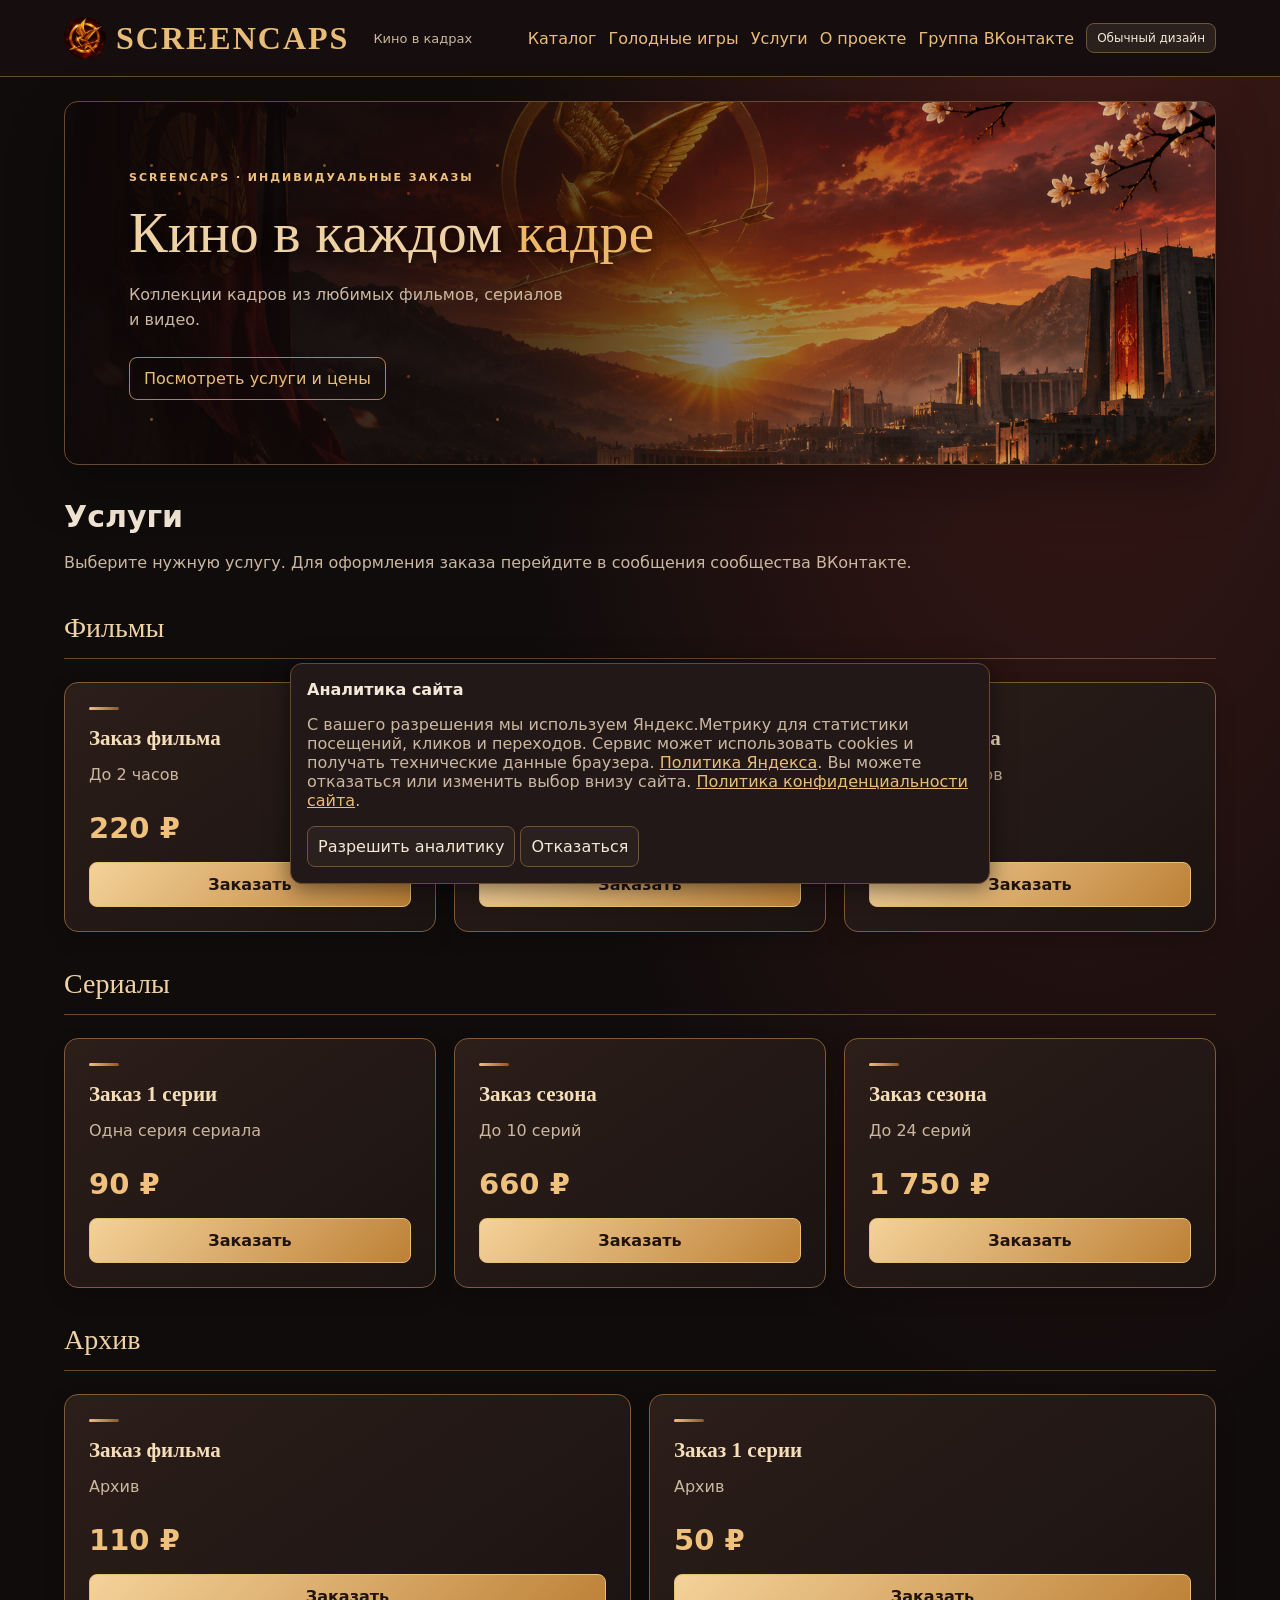
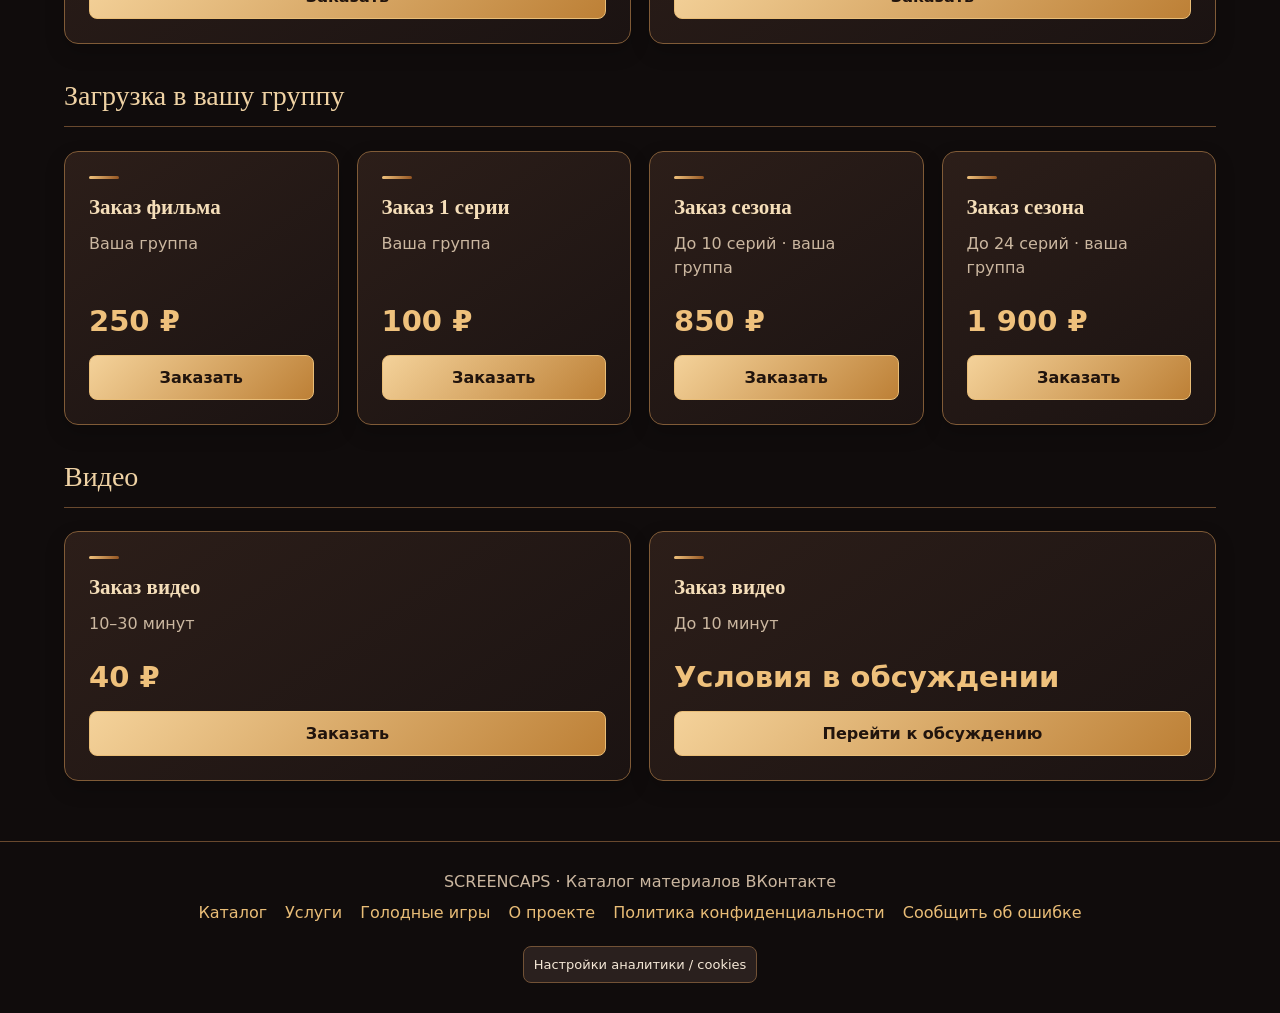
<file: services.html>
<!doctype html><html lang="ru"><head><meta charset="utf-8"><meta name="viewport" content="width=device-width,initial-scale=1"><title>Услуги — SCREENCAPS</title><meta name="description" content="Услуги SCREENCAPS: заказ кадров из фильмов, сериалов и видео, архив и загрузка в вашу группу."><link rel="icon" href="favicon.svg"><script src="vk-config.js" defer></script><style>
*{box-sizing:border-box}body{margin:0;background:#101218;color:#e9edf5;font:16px system-ui,sans-serif}main,header>div{max-width:1200px;margin:auto;padding:24px}header{border-bottom:1px solid #303542}h1{font-size:30px;letter-spacing:4px;margin:0}h1 span{color:#82aaff}p,small{color:#a5aec0}button,input,select{font:inherit;color:inherit;background:#202530;border:1px solid #363e50;border-radius:8px;padding:10px}button{cursor:pointer}button:hover,button.active{background:#3456a0;border-color:#82aaff}#search{width:100%;padding:15px}.bar{display:flex;flex-wrap:wrap;gap:7px;margin:14px 0}.alphabet button{padding:8px;min-width:35px}.filters{display:flex;gap:16px;flex-wrap:wrap}.filters label{display:flex;flex-direction:column;gap:6px}#genres{min-width:180px;max-height:130px}.panel{background:#191d26;border:1px solid #303542;border-radius:14px;padding:20px;margin:20px 0}.results{display:flex;justify-content:space-between;align-items:center;gap:10px;flex-wrap:wrap}#cards{display:grid;grid-template-columns:repeat(auto-fill,minmax(170px,1fr));gap:18px}.movie{text-align:left;padding:0;overflow:hidden;background:#191d26;border-radius:12px}.poster{aspect-ratio:2/3;background:linear-gradient(145deg,#303d58,#141822);display:grid;place-items:center;font-size:42px;color:#8b9cbd;overflow:hidden}.poster img{width:100%;height:100%;object-fit:cover}.info{padding:14px;display:grid;gap:7px}.info strong{font-size:18px}.info small{line-height:1.5}a{color:#82aaff}a.vk{display:inline-block;background:#0077ff;color:white;text-decoration:none;padding:12px;border-radius:8px;margin:5px 8px 5px 0}#detail .poster{width:160px;float:left;margin:0 24px 20px 0}#detail:after{content:'';display:block;clear:both}details{clear:both;padding:12px;border-bottom:1px solid #303542}summary{cursor:pointer}footer{text-align:center;color:#a5aec0;padding:30px} [hidden]{display:none!important}@media(max-width:500px){main,header>div{padding:14px}#cards{grid-template-columns:repeat(2,minmax(0,1fr))}.panel{padding:12px}h1{font-size:24px}#detail .poster{width:105px}}
 .topnav{display:flex;gap:18px;flex-wrap:wrap;align-items:center}.topnav a{text-decoration:none}.brand{text-decoration:none;color:inherit}.movie{display:block;text-decoration:none;color:inherit;border:1px solid #303542}.movie:hover{border-color:#82aaff}.stats{display:flex;flex-wrap:wrap;gap:8px}.stats button{font-size:14px}.stats b{color:#82aaff}.pager{display:flex;flex-wrap:wrap;gap:8px;align-items:center;justify-content:center;margin:24px 0}.chip{padding:5px 9px;margin:3px;font-size:14px}.recent{margin:15px 0}.recent a{display:block;padding:5px 0}.detailmeta{display:flex;flex-wrap:wrap;align-items:center;gap:4px}.movie:focus-visible,a:focus-visible{outline:2px solid #82aaff}  .service-grid{display:grid;grid-template-columns:repeat(auto-fit,minmax(245px,1fr));gap:14px}.service-card{display:flex;flex-direction:column;align-items:flex-start;background:#191d26;border:1px solid #303542;border-radius:14px;padding:20px;gap:10px}.service-card h3{font-size:18px;margin:0}.service-card p{margin:0;line-height:1.5}.service-card strong{font-size:26px;color:#82aaff;margin-top:auto}.service-card a.vk{margin:5px 0 0;width:100%;text-align:center}.service-card a.vk:hover{background:#0066db}.service-section{margin:28px 0}.service-section h2{font-size:22px}.service-card:focus-within{border-color:#82aaff} @media(max-width:500px){.service-grid{grid-template-columns:1fr}}</style><link rel="stylesheet" href="/assets/hunger-games/theme.css"><script>(function(){try{document.documentElement.dataset.scTheme=localStorage.getItem('sc-theme')==='classic'?'classic':'panem'}catch(e){document.documentElement.dataset.scTheme='panem'}document.addEventListener('DOMContentLoaded',function(){const b=document.createElement('button');b.type='button';b.className='theme-toggle';function update(){const classic=document.documentElement.dataset.scTheme==='classic';b.textContent=classic?'Оформление Панема':'Обычный дизайн';b.setAttribute('aria-pressed',String(!classic));const icon=document.querySelector('link[rel="icon"]');if(icon){icon.href=classic?'/favicon.svg':'/assets/hunger-games/emblem.png';icon.type=classic?'image/svg+xml':'image/png'}}b.onclick=function(){document.documentElement.dataset.scTheme=document.documentElement.dataset.scTheme==='classic'?'panem':'classic';try{localStorage.setItem('sc-theme',document.documentElement.dataset.scTheme)}catch(e){}update()};document.querySelector('header .topnav')?.append(b);update()})})();</script><style>
html[data-sc-theme="panem"] .service-hero{min-height:280px;margin-bottom:34px;background-position:center,center 45%}
html[data-sc-theme="panem"] .service-hero .panem-copy h2{font-size:clamp(32px,5vw,58px)}
html[data-sc-theme="panem"] .service-intro{line-height:1.6;margin-bottom:24px}
html[data-sc-theme="panem"] .service-section{margin:36px 0}
html[data-sc-theme="panem"] .service-section h2{font:500 28px Georgia,serif;border-bottom:1px solid var(--line);padding-bottom:14px}
html[data-sc-theme="panem"] .service-grid{grid-template-columns:repeat(auto-fit,minmax(min(245px,100%),1fr));gap:18px}
html[data-sc-theme="panem"] .service-card{background:linear-gradient(145deg,#2c1e19,#1b1312);border:1px solid #805b37;padding:24px;gap:12px;box-shadow:0 8px 20px #0003;transition:transform .2s,border-color .2s,box-shadow .2s;min-width:0}
html[data-sc-theme="panem"] .service-card:before{content:'';width:30px;height:3px;background:linear-gradient(90deg,#efc17c,#945522);border-radius:2px;margin-bottom:4px}
html[data-sc-theme="panem"] .service-card h3{font:600 21px Georgia,serif;color:#f5deb9}
html[data-sc-theme="panem"] .service-card strong{color:#efc17c;font-size:clamp(20px,3vw,29px);overflow-wrap:anywhere;padding-top:12px}
html[data-sc-theme="panem"] .service-card a.vk{background:linear-gradient(135deg,#f4d29a,#bd8036);color:#21140d;border-color:#e9bd77;font-weight:700;padding:12px}
html[data-sc-theme="panem"] .service-card a.vk:hover{background:#f4d29a;color:#21140d}
@media(hover:hover){html[data-sc-theme="panem"] .service-card:hover{transform:translateY(-3px);border-color:#e9bd77;box-shadow:0 10px 24px #c78d3822}}
@media(max-width:500px){html[data-sc-theme="panem"] .service-grid{grid-template-columns:1fr}html[data-sc-theme="panem"] .service-card{padding:19px}html[data-sc-theme="panem"] .service-hero{min-height:260px}}
@media(prefers-reduced-motion:reduce){html[data-sc-theme="panem"] .service-card{transition:none}html[data-sc-theme="panem"] .service-card:hover{transform:none}}
</style><script>
(function(){
const ID=114652510, KEY='screencaps_analytics_v1';
let enabled=false,lastURL='';
function choice(){try{return localStorage.getItem(KEY)}catch{return null}}
function save(v){try{localStorage.setItem(KEY,v)}catch{}}
function start(){if(enabled)return;enabled=true;
(function(m,e,t,r,i,k,a){m[i]=m[i]||function(){(m[i].a=m[i].a||[]).push(arguments)};m[i].l=1*new Date();for(let j=0;j<document.scripts.length;j++){if(document.scripts[j].src===r)return;}k=e.createElement(t);a=e.getElementsByTagName(t)[0];k.async=1;k.src=r;a.parentNode.insertBefore(k,a)})(window,document,'script','https://mc.yandex.ru/metrika/tag.js?id=114652510','ym');
lastURL=location.href;ym(ID,'init',{ssr:true,clickmap:true,accurateTrackBounce:true,trackLinks:true,referrer:document.referrer,url:location.href});
}
window.scTrackView=function(){if(!enabled||lastURL===location.href)return;const prev=lastURL;lastURL=location.href;ym(ID,'hit',lastURL,{title:document.title,referer:prev});};
function goal(name,params){if(enabled)ym(ID,'reachGoal',name,params||{});}
document.addEventListener('click',function(e){const a=e.target.closest('a');if(!a)return;let u;try{u=new URL(a.href)}catch{return}const h=u.hostname;if(!['vk.ru','vk.com','vk.me','m.vk.ru','m.vk.com'].includes(h))return;const card=a.closest('.service-card');if(card){const label=[card.querySelector('h3')?.textContent,card.querySelector('p')?.textContent,card.querySelector('strong')?.textContent].filter(Boolean).join(' · ');goal(h==='vk.me'?'order_click':'short_video_click',{service:label});}else if(a.id==='group'||a.id==='groupLink'){goal('vk_group_click')}else if(a.id==='orderFilm'){goal('order_click',{service:'Заказ кадров из карточки'})}else if(a.closest('#detail')){goal(/альбом/i.test(a.textContent)?'vk_album_click':'vk_post_click');}});
function setup(){const banner=document.getElementById('sc-consent');const settings=document.getElementById('sc-settings');const accept=document.getElementById('sc-accept');const refuse=document.getElementById('sc-refuse');if(choice()==='yes')start();banner.hidden=choice()!==null;settings.onclick=()=>{banner.hidden=false};accept.onclick=()=>{save('yes');start();banner.hidden=true};refuse.onclick=()=>{save('no');banner.hidden=true;if(enabled)location.reload()};}
if(document.readyState==='loading')document.addEventListener('DOMContentLoaded',setup);else setup();
})();
</script></head><body><header><div><h1><a href="./" class="brand">SCREEN<span>CAPS</span></a></h1><p>Кино в кадрах</p><nav class="topnav"><a href="./">Каталог</a><a href="/hunger-games.html">Голодные игры</a><a href="services.html" aria-current="page">Услуги</a><a href="/about.html">О проекте</a><a id="group" href="https://vk.ru/screencaps" target="_blank" rel="noopener noreferrer">Группа ВКонтакте</a></nav></div></header><main><section class="panem-hero service-hero" aria-labelledby="service-hero-title"><div class="panem-copy"><span class="panem-kicker">SCREENCAPS · ИНДИВИДУАЛЬНЫЕ ЗАКАЗЫ</span><h2 id="service-hero-title">Кино в каждом <em>кадре</em></h2><p>Коллекции кадров из любимых фильмов, сериалов и видео.</p><div class="panem-actions"><a href="#service-prices">Посмотреть услуги и цены</a></div></div></section><h1 id="service-prices" style="letter-spacing:0">Услуги</h1><p class="service-intro">Выберите нужную услугу. Для оформления заказа перейдите в сообщения сообщества ВКонтакте.</p><section class="service-section"><h2>Фильмы</h2><div class="service-grid"><article class="service-card"><h3>Заказ фильма</h3><p>До 2 часов</p><strong>220 ₽</strong><a class="vk" href="https://vk.me/screencaps" target="_blank" rel="noopener noreferrer">Заказать</a></article><article class="service-card"><h3>Заказ фильма</h3><p>От 2 до 2,5 часов</p><strong>330 ₽</strong><a class="vk" href="https://vk.me/screencaps" target="_blank" rel="noopener noreferrer">Заказать</a></article><article class="service-card"><h3>Заказ фильма</h3><p>Более 2,5 часов</p><strong>440 ₽</strong><a class="vk" href="https://vk.me/screencaps" target="_blank" rel="noopener noreferrer">Заказать</a></article></div></section><section class="service-section"><h2>Сериалы</h2><div class="service-grid"><article class="service-card"><h3>Заказ 1 серии</h3><p>Одна серия сериала</p><strong>90 ₽</strong><a class="vk" href="https://vk.me/screencaps" target="_blank" rel="noopener noreferrer">Заказать</a></article><article class="service-card"><h3>Заказ сезона</h3><p>До 10 серий</p><strong>660 ₽</strong><a class="vk" href="https://vk.me/screencaps" target="_blank" rel="noopener noreferrer">Заказать</a></article><article class="service-card"><h3>Заказ сезона</h3><p>До 24 серий</p><strong>1 750 ₽</strong><a class="vk" href="https://vk.me/screencaps" target="_blank" rel="noopener noreferrer">Заказать</a></article></div></section><section class="service-section"><h2>Архив</h2><div class="service-grid"><article class="service-card"><h3>Заказ фильма</h3><p>Архив</p><strong>110 ₽</strong><a class="vk" href="https://vk.me/screencaps" target="_blank" rel="noopener noreferrer">Заказать</a></article><article class="service-card"><h3>Заказ 1 серии</h3><p>Архив</p><strong>50 ₽</strong><a class="vk" href="https://vk.me/screencaps" target="_blank" rel="noopener noreferrer">Заказать</a></article></div></section><section class="service-section"><h2>Загрузка в вашу группу</h2><div class="service-grid"><article class="service-card"><h3>Заказ фильма</h3><p>Ваша группа</p><strong>250 ₽</strong><a class="vk" href="https://vk.me/screencaps" target="_blank" rel="noopener noreferrer">Заказать</a></article><article class="service-card"><h3>Заказ 1 серии</h3><p>Ваша группа</p><strong>100 ₽</strong><a class="vk" href="https://vk.me/screencaps" target="_blank" rel="noopener noreferrer">Заказать</a></article><article class="service-card"><h3>Заказ сезона</h3><p>До 10 серий · ваша группа</p><strong>850 ₽</strong><a class="vk" href="https://vk.me/screencaps" target="_blank" rel="noopener noreferrer">Заказать</a></article><article class="service-card"><h3>Заказ сезона</h3><p>До 24 серий · ваша группа</p><strong>1 900 ₽</strong><a class="vk" href="https://vk.me/screencaps" target="_blank" rel="noopener noreferrer">Заказать</a></article></div></section><section class="service-section"><h2>Видео</h2><div class="service-grid"><article class="service-card"><h3>Заказ видео</h3><p>10–30 минут</p><strong>40 ₽</strong><a class="vk" href="https://vk.me/screencaps" target="_blank" rel="noopener noreferrer">Заказать</a></article><article class="service-card"><h3>Заказ видео</h3><p>До 10 минут</p><strong>Условия в обсуждении</strong><a class="vk" href="https://vk.ru/topic-24356908_31093409?offset=0" target="_blank" rel="noopener noreferrer">Перейти к обсуждению</a></article></div></section></main><footer>SCREENCAPS · Каталог материалов ВКонтакте<br><nav class="topnav" style="justify-content:center;margin:12px 0"><a href="/">Каталог</a><a href="/services.html">Услуги</a><a href="/hunger-games.html">Голодные игры</a><a href="/about.html">О проекте</a><a href="/privacy.html">Политика конфиденциальности</a><a href="https://vk.me/screencaps" target="_blank" rel="noopener noreferrer">Сообщить об ошибке</a></nav><button type="button" id="sc-settings" style="margin-top:12px;font-size:13px">Настройки аналитики / cookies</button></footer><div id="sc-consent" hidden style="position:fixed;bottom:16px;left:16px;right:16px;max-width:700px;margin:auto;z-index:9999;background:#191d26;color:#e9edf5;border:1px solid #363e50;border-radius:12px;padding:16px;box-shadow:0 4px 24px #0008" role="region" aria-label="Настройки аналитики"><strong>Аналитика сайта</strong><p>С вашего разрешения мы используем Яндекс.Метрику для статистики посещений, кликов и переходов. Сервис может использовать cookies и получать технические данные браузера. <a href="https://yandex.ru/legal/confidential/" target="_blank" rel="noopener noreferrer">Политика Яндекса</a>. Вы можете отказаться или изменить выбор внизу сайта. <a href="/privacy.html">Политика конфиденциальности сайта</a>.</p><button id="sc-accept" type="button">Разрешить аналитику</button> <button id="sc-refuse" type="button">Отказаться</button></div></body></html>
</file>
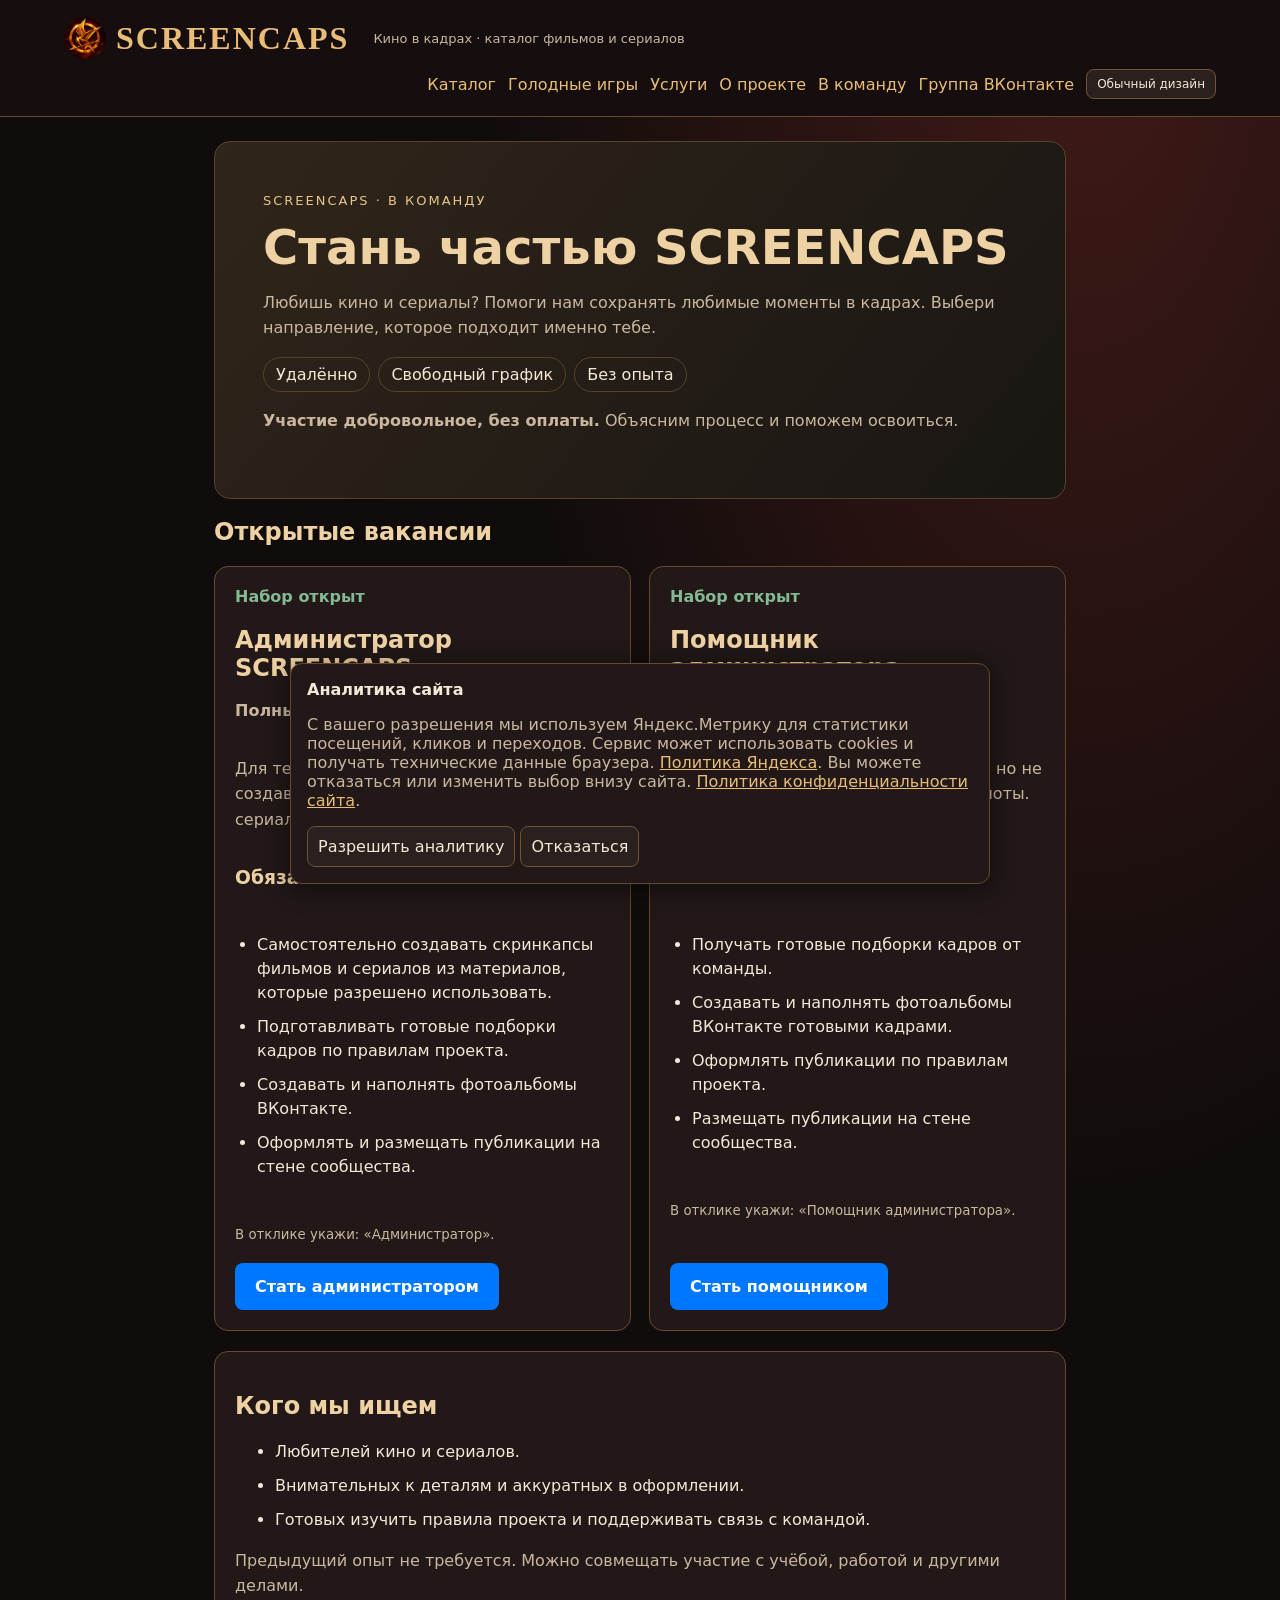
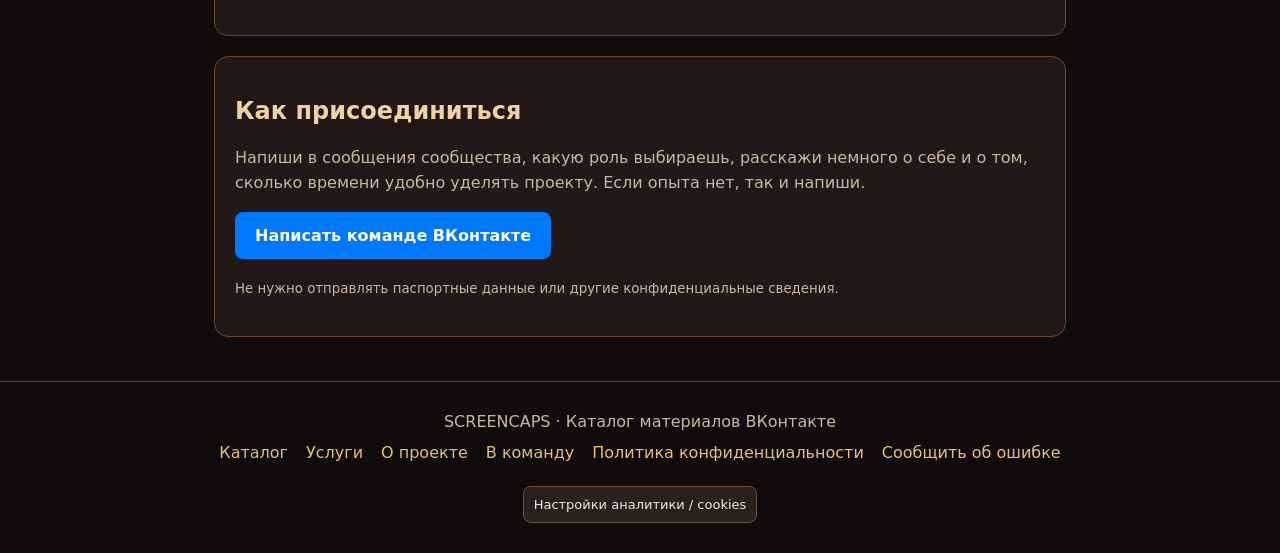
<file: team.html>
<!doctype html>
<html lang="ru"><head><meta charset="utf-8"><meta name="viewport" content="width=device-width, initial-scale=1"><title>В команду — SCREENCAPS</title><meta name="description" content="Две открытые роли SCREENCAPS: администратор и помощник администратора. Добровольное участие, свободный график, без опыта."><meta name="robots" content="index,follow"><link rel="icon" href="/favicon.svg" type="image/svg+xml"><script src="/vk-config.js" defer></script><style>
*{box-sizing:border-box}body{margin:0;background:#101218;color:#e9edf5;font:16px system-ui,sans-serif}main,header>div{max-width:1200px;margin:auto;padding:24px}header{border-bottom:1px solid #303542}h1{font-size:30px;letter-spacing:4px;margin:0}h1 span{color:#82aaff}p,small{color:#a5aec0}button,input,select{font:inherit;color:inherit;background:#202530;border:1px solid #363e50;border-radius:8px;padding:10px}button{cursor:pointer}button:hover,button.active{background:#3456a0;border-color:#82aaff}#search{width:100%;padding:15px}.bar{display:flex;flex-wrap:wrap;gap:7px;margin:14px 0}.alphabet button{padding:8px;min-width:35px}.filters{display:flex;gap:16px;flex-wrap:wrap}.filters label{display:flex;flex-direction:column;gap:6px}#genres{min-width:180px;max-height:130px}.panel{background:#191d26;border:1px solid #303542;border-radius:14px;padding:20px;margin:20px 0}.results{display:flex;justify-content:space-between;align-items:center;gap:10px;flex-wrap:wrap}#cards{display:grid;grid-template-columns:repeat(auto-fill,minmax(170px,1fr));gap:18px}.movie{text-align:left;padding:0;overflow:hidden;background:#191d26;border-radius:12px}.poster{aspect-ratio:2/3;background:linear-gradient(145deg,#303d58,#141822);display:grid;place-items:center;font-size:42px;color:#8b9cbd;overflow:hidden}.poster img{width:100%;height:100%;object-fit:cover}.info{padding:14px;display:grid;gap:7px}.info strong{font-size:18px}.info small{line-height:1.5}a{color:#82aaff}a.vk{display:inline-block;background:#0077ff;color:white;text-decoration:none;padding:12px;border-radius:8px;margin:5px 8px 5px 0}#detail .poster{width:160px;float:left;margin:0 24px 20px 0}#detail:after{content:'';display:block;clear:both}details{clear:both;padding:12px;border-bottom:1px solid #303542}summary{cursor:pointer}footer{text-align:center;color:#a5aec0;padding:30px} [hidden]{display:none!important}@media(max-width:500px){main,header>div{padding:14px}#cards{grid-template-columns:repeat(2,minmax(0,1fr))}.panel{padding:12px}h1{font-size:24px}#detail .poster{width:105px}}
 .topnav{display:flex;gap:18px;flex-wrap:wrap;align-items:center}.topnav a{text-decoration:none}.brand{text-decoration:none;color:inherit}.movie{display:block;text-decoration:none;color:inherit;border:1px solid #303542}.movie:hover{border-color:#82aaff}.stats{display:flex;flex-wrap:wrap;gap:8px}.stats button{font-size:14px}.stats b{color:#82aaff}.pager{display:flex;flex-wrap:wrap;gap:8px;align-items:center;justify-content:center;margin:24px 0}.chip{padding:5px 9px;margin:3px;font-size:14px}.recent{margin:15px 0}.recent a{display:block;padding:5px 0}.detailmeta{display:flex;flex-wrap:wrap;align-items:center;gap:4px}.movie:focus-visible,a:focus-visible{outline:2px solid #82aaff} .episode-grid{display:grid;grid-template-columns:repeat(auto-fill,minmax(135px,1fr));gap:10px;margin:12px 0}.episode-card{display:grid;gap:6px;background:#202530;border:1px solid #363e50;border-radius:8px;padding:12px;text-decoration:none;color:inherit}.episode-card:hover{border-color:#82aaff}.episode-ready{color:#84b995} .episode-nav{display:flex;gap:12px;flex-wrap:wrap;margin:16px 0} 
.sc-numbers{margin:20px 0;padding:20px;border:1px solid #303542;border-radius:14px;background:#191d26}.sc-numbers h2{margin:0 0 6px;font-size:22px}.sc-numbers-grid{display:grid;grid-template-columns:repeat(4,minmax(0,1fr));gap:10px;margin:16px 0}.sc-number{border:1px solid #363e50;border-radius:10px;padding:14px;background:#202530;min-width:0}.sc-number strong{display:block;font-size:clamp(22px,3vw,32px);color:#82aaff;font-variant-numeric:tabular-nums}.sc-number span{font-size:14px;color:#c3c6cf}.sc-numbers p{margin:8px 0 0;font-size:13px}html[data-sc-theme="panem"] .sc-numbers{background:#1b1916;border-color:#55432b}html[data-sc-theme="panem"] .sc-number{background:#252019;border-color:#55432b}html[data-sc-theme="panem"] .sc-number strong{color:#e7c68e}@media(max-width:650px){.sc-numbers-grid{grid-template-columns:repeat(2,minmax(0,1fr))}.sc-numbers{padding:12px}.sc-number{padding:10px}}
</style><link rel="stylesheet" href="/assets/hunger-games/theme.css"><script>(function(){try{document.documentElement.dataset.scTheme=localStorage.getItem('sc-theme')==='classic'?'classic':'panem'}catch(e){document.documentElement.dataset.scTheme='panem'}document.addEventListener('DOMContentLoaded',function(){const b=document.createElement('button');b.type='button';b.className='theme-toggle';function update(){const classic=document.documentElement.dataset.scTheme==='classic';b.textContent=classic?'Оформление Панема':'Обычный дизайн';b.setAttribute('aria-pressed',String(!classic));const icon=document.querySelector('link[rel="icon"]');if(icon){icon.href=classic?'/favicon.svg':'/assets/hunger-games/emblem.png';icon.type=classic?'image/svg+xml':'image/png'}}b.onclick=function(){document.documentElement.dataset.scTheme=document.documentElement.dataset.scTheme==='classic'?'panem':'classic';try{localStorage.setItem('sc-theme',document.documentElement.dataset.scTheme)}catch(e){}update()};document.querySelector('header .topnav')?.append(b);update()})})();</script><script>
(function(){
const ID=114652510, KEY='screencaps_analytics_v1';
let enabled=false,lastURL='';
function choice(){try{return localStorage.getItem(KEY)}catch{return null}}
function save(v){try{localStorage.setItem(KEY,v)}catch{}}
function start(){if(enabled)return;enabled=true;
(function(m,e,t,r,i,k,a){m[i]=m[i]||function(){(m[i].a=m[i].a||[]).push(arguments)};m[i].l=1*new Date();for(let j=0;j<document.scripts.length;j++){if(document.scripts[j].src===r)return;}k=e.createElement(t);a=e.getElementsByTagName(t)[0];k.async=1;k.src=r;a.parentNode.insertBefore(k,a)})(window,document,'script','https://mc.yandex.ru/metrika/tag.js?id=114652510','ym');
lastURL=location.href;ym(ID,'init',{ssr:true,clickmap:true,accurateTrackBounce:true,trackLinks:true,referrer:document.referrer,url:location.href});
}
window.scTrackView=function(){if(!enabled||lastURL===location.href)return;const prev=lastURL;lastURL=location.href;ym(ID,'hit',lastURL,{title:document.title,referer:prev});};
function goal(name,params){if(enabled)ym(ID,'reachGoal',name,params||{});}
document.addEventListener('click',function(e){const a=e.target.closest('a');if(!a)return;let u;try{u=new URL(a.href)}catch{return}const h=u.hostname;if(!['vk.ru','vk.com','vk.me','m.vk.ru','m.vk.com'].includes(h))return;const card=a.closest('.service-card');if(card){const label=[card.querySelector('h3')?.textContent,card.querySelector('p')?.textContent,card.querySelector('strong')?.textContent].filter(Boolean).join(' · ');goal(h==='vk.me'?'order_click':'short_video_click',{service:label});}else if(a.id==='group'||a.id==='groupLink'){goal('vk_group_click')}else if(a.id==='orderFilm'){goal('order_click',{service:'Заказ кадров из карточки'})}else if(a.closest('#detail')){goal(/альбом/i.test(a.textContent)?'vk_album_click':'vk_post_click');}});
function setup(){const banner=document.getElementById('sc-consent');const settings=document.getElementById('sc-settings');const accept=document.getElementById('sc-accept');const refuse=document.getElementById('sc-refuse');if(choice()==='yes')start();banner.hidden=choice()!==null;settings.onclick=()=>{banner.hidden=false};accept.onclick=()=>{save('yes');start();banner.hidden=true};refuse.onclick=()=>{save('no');banner.hidden=true;if(enabled)location.reload()};}
if(document.readyState==='loading')document.addEventListener('DOMContentLoaded',setup);else setup();
})();
</script><script>(function(){if(!/^\/(films|episodes)\//.test(location.pathname))return;const token=new URLSearchParams(location.search).get('scBack');if(!/^[a-z0-9-]{1,100}$/i.test(token||''))return;document.addEventListener('DOMContentLoaded',()=>{for(const a of document.querySelectorAll('#detail a')){const u=new URL(a.href,location.href);if(u.origin!==location.origin)continue;if(a.hasAttribute('data-sc-back')){u.searchParams.set('scReturn',token);a.href=u.href}else if(/^\/(films|episodes)\//.test(u.pathname)){u.searchParams.set('scBack',token);a.href=u.href}}});})();</script><style>.team-wrap{max-width:900px;margin:auto}.team-hero{padding:clamp(22px,5vw,48px);border:1px solid #363e50;border-radius:16px;background:linear-gradient(130deg,#202530,#191d26)}.team-hero h2{font-size:clamp(30px,5vw,48px);margin:12px 0;line-height:1.1}.team-kicker{font-size:13px;letter-spacing:2px;color:#82aaff}.team-tags{display:flex;flex-wrap:wrap;gap:8px}.team-tags span{padding:7px 12px;border:1px solid #363e50;border-radius:20px}.team-grid{display:grid;grid-template-columns:1fr 1fr;gap:18px}.team-grid .panel{margin:0}.team-wrap li{margin:10px 0;line-height:1.5}.team-wrap p{line-height:1.6}.team-apply{display:inline-block;padding:14px 20px;background:#0077ff;color:white!important;text-decoration:none;border-radius:8px;font-weight:700}.team-apply:focus-visible{outline:3px solid #82aaff;outline-offset:4px}.team-status{color:#84b995;font-weight:600}html[data-sc-theme="panem"] .team-hero{background:linear-gradient(130deg,#30251a,#191613);border-color:#55432b}html[data-sc-theme="panem"] .team-kicker{color:#e7c68e}html[data-sc-theme="panem"] .team-tags span{border-color:#55432b}@media(max-width:650px){.team-grid{grid-template-columns:1fr}}.team-role{display:flex;flex-direction:column;align-items:flex-start}.team-role .team-apply{margin-top:auto}.team-role h2{margin-bottom:0}.team-role ul{padding-left:22px}</style><link rel="canonical" href="https://screencaps.github.io/team.html"></head><body><header><div><h1><a class="brand" href="/">SCREEN<span>CAPS</span></a></h1><p>Кино в кадрах · каталог фильмов и сериалов</p><nav class="topnav"><a href="/">Каталог</a><a href="/hunger-games.html">Голодные игры</a><a href="/services.html">Услуги</a><a href="/about.html">О проекте</a><a href="/team.html" aria-current="page">В команду</a><a id="groupLink" href="https://vk.ru/screencaps" target="_blank" rel="noopener noreferrer">Группа ВКонтакте</a></nav></div></header><main class="team-wrap"><section class="team-hero"><span class="team-kicker">SCREENCAPS · В КОМАНДУ</span><h2>Стань частью SCREENCAPS</h2><p>Любишь кино и сериалы? Помоги нам сохранять любимые моменты в кадрах. Выбери направление, которое подходит именно тебе.</p><div class="team-tags"><span>Удалённо</span><span>Свободный график</span><span>Без опыта</span></div><p><strong>Участие добровольное, без оплаты.</strong> Объясним процесс и поможем освоиться.</p></section><h2>Открытые вакансии</h2><div class="team-grid"><section class="panel team-role"><span class="team-status">Набор открыт</span><h2>Администратор SCREENCAPS</h2><p><strong>Полный цикл создания скринкапсов</strong></p><p>Для тех, кто хочет самостоятельно создавать подборки кадров из фильмов и сериалов и публиковать их в сообществе.</p><h3>Обязанности</h3><ul><li>Самостоятельно создавать скринкапсы фильмов и сериалов из материалов, которые разрешено использовать.</li><li>Подготавливать готовые подборки кадров по правилам проекта.</li><li>Создавать и наполнять фотоальбомы ВКонтакте.</li><li>Оформлять и размещать публикации на стене сообщества.</li></ul><p><small>В отклике укажи: «Администратор».</small></p><a class="team-apply" aria-label="Откликнуться на роль администратора ВКонтакте" href="https://vk.me/screencaps" target="_blank" rel="noopener noreferrer">Стать администратором</a></section><section class="panel team-role"><span class="team-status">Набор открыт</span><h2>Помощник администратора</h2><p><strong>Работа с готовыми скринкапсами</strong></p><p>Для тех, кто хочет помогать проекту, но не готов самостоятельно делать скриншоты. Кадры подготовит наша команда.</p><h3>Обязанности</h3><ul><li>Получать готовые подборки кадров от команды.</li><li>Создавать и наполнять фотоальбомы ВКонтакте готовыми кадрами.</li><li>Оформлять публикации по правилам проекта.</li><li>Размещать публикации на стене сообщества.</li></ul><p><small>В отклике укажи: «Помощник администратора».</small></p><a class="team-apply" aria-label="Откликнуться на роль помощника администратора ВКонтакте" href="https://vk.me/screencaps" target="_blank" rel="noopener noreferrer">Стать помощником</a></section></div><section class="panel"><h2>Кого мы ищем</h2><ul><li>Любителей кино и сериалов.</li><li>Внимательных к деталям и аккуратных в оформлении.</li><li>Готовых изучить правила проекта и поддерживать связь с командой.</li></ul><p>Предыдущий опыт не требуется. Можно совмещать участие с учёбой, работой и другими делами.</p></section><section class="panel"><h2>Как присоединиться</h2><p>Напиши в сообщения сообщества, какую роль выбираешь, расскажи немного о себе и о том, сколько времени удобно уделять проекту. Если опыта нет, так и напиши.</p><a class="team-apply" href="https://vk.me/screencaps" target="_blank" rel="noopener noreferrer">Написать команде ВКонтакте</a><p><small>Не нужно отправлять паспортные данные или другие конфиденциальные сведения.</small></p></section></main><footer>SCREENCAPS · Каталог материалов ВКонтакте<br><nav class="topnav" style="justify-content:center;margin:12px 0"><a href="/">Каталог</a><a href="/services.html">Услуги</a><a href="/about.html">О проекте</a><a href="/team.html">В команду</a><a href="/privacy.html">Политика конфиденциальности</a><a href="https://vk.me/screencaps" target="_blank" rel="noopener noreferrer">Сообщить об ошибке</a></nav><button type="button" id="sc-settings" style="margin-top:12px;font-size:13px">Настройки аналитики / cookies</button></footer><div id="sc-consent" hidden style="position:fixed;bottom:16px;left:16px;right:16px;max-width:700px;margin:auto;z-index:9999;background:#191d26;color:#e9edf5;border:1px solid #363e50;border-radius:12px;padding:16px;box-shadow:0 4px 24px #0008" role="region" aria-label="Настройки аналитики"><strong>Аналитика сайта</strong><p>С вашего разрешения мы используем Яндекс.Метрику для статистики посещений, кликов и переходов. Сервис может использовать cookies и получать технические данные браузера. <a href="https://yandex.ru/legal/confidential/" target="_blank" rel="noopener noreferrer">Политика Яндекса</a>. Вы можете отказаться или изменить выбор внизу сайта. <a href="/privacy.html">Политика конфиденциальности сайта</a>.</p><button id="sc-accept" type="button">Разрешить аналитику</button> <button id="sc-refuse" type="button">Отказаться</button></div></body></html>
</file>
<file: assets/hunger-games/theme.css>
/* SCREENCAPS: seasonal Panem theme. Classic mode retains the original styles. */
.panem-hero{display:none}
html[data-sc-theme="panem"]{color-scheme:dark;scroll-behavior:smooth;--gold:#e9bd77;--muted:#cbb7a0;--line:#69492e;--panel:#211817}
html[data-sc-theme="panem"] body{background:radial-gradient(ellipse at 85% 0,#401a17 0,transparent 40%),#100c0c;color:#f5e8d7}
html[data-sc-theme="panem"] header{background:#160e0e;border-color:var(--line)}
html[data-sc-theme="panem"] header>div{display:flex;align-items:center;flex-wrap:wrap;gap:10px 24px;padding-block:17px}
html[data-sc-theme="panem"] header h1{font:600 clamp(22px,3vw,32px) Georgia,serif;letter-spacing:2px}
html[data-sc-theme="panem"] .brand{display:flex;align-items:center;color:var(--gold)}
html[data-sc-theme="panem"] .brand span{color:var(--gold)}
html[data-sc-theme="panem"] .brand:before{content:'';display:inline-block;width:42px;height:42px;margin-right:10px;background:url('/assets/hunger-games/emblem.png') center/auto 100% no-repeat;border-radius:50%;flex:none}
html[data-sc-theme="panem"] header p{margin:0;font-size:13px}
html[data-sc-theme="panem"] header .topnav{margin-left:auto;gap:12px}
html[data-sc-theme="panem"] a{color:var(--gold)}
html[data-sc-theme="panem"] p,html[data-sc-theme="panem"] small,html[data-sc-theme="panem"] footer{color:var(--muted)}
html[data-sc-theme="panem"] .panem-hero{display:flex;position:relative;isolation:isolate;overflow:hidden;align-items:center;min-height:clamp(320px,39vw,490px);margin:0 0 24px;border:1px solid var(--line);border-radius:14px;background:linear-gradient(90deg,rgba(15,9,9,.97),rgba(15,9,9,.76) 38%,rgba(15,9,9,.18) 80%),url('/assets/hunger-games/banner.png') center/cover no-repeat;box-shadow:0 20px 55px #0005}
html[data-sc-theme="panem"] .panem-hero:after{content:'';position:absolute;inset:0;z-index:-1;pointer-events:none;background-image:radial-gradient(circle,#ffae55 0 1px,transparent 2px),radial-gradient(circle,#e45b32 0 1px,transparent 2px);background-size:173px 127px,229px 183px;opacity:.4;animation:panem-embers 18s linear infinite}
@keyframes panem-embers{to{background-position:65px -254px,-55px -366px}}
.panem-copy{padding:clamp(24px,5vw,65px);max-width:720px}.panem-kicker{color:#efc17c;font-size:11px;font-weight:700;letter-spacing:.18em}.panem-copy h2{font:500 clamp(32px,5vw,66px)/1.05 Georgia,serif;margin:18px 0;color:#f4dec0;text-shadow:0 3px 18px #000}.panem-copy h2 em{font-style:normal;color:#efb866}.panem-copy p{max-width:440px;line-height:1.6}.panem-actions{display:flex;flex-wrap:wrap;gap:10px;margin-top:24px;align-items:center}.panem-actions a{padding:11px 14px;border:1px solid #ad8151;border-radius:8px;text-decoration:none}
html[data-sc-theme="panem"] .panem-actions button{background:linear-gradient(135deg,#f4d29a,#bd8036);color:#23140c;border-color:#f1c47e;font-weight:700}
html[data-sc-theme="panem"] button,html[data-sc-theme="panem"] input,html[data-sc-theme="panem"] select{background:#2a201e;border-color:#725236;color:#f5e8d7}
html[data-sc-theme="panem"] button:hover,html[data-sc-theme="panem"] button.active{background:#664222;border-color:#e9bd77}
html[data-sc-theme="panem"] button:disabled{opacity:.4;cursor:default}html[data-sc-theme="panem"] input::placeholder{color:#bcaa98}
html[data-sc-theme="panem"] .panel,html[data-sc-theme="panem"] .movie,html[data-sc-theme="panem"] .episode-card{background:var(--panel);border-color:var(--line)}
html[data-sc-theme="panem"] .movie:hover,html[data-sc-theme="panem"] .episode-card:hover{border-color:var(--gold);box-shadow:0 6px 24px #b77b2926}
html[data-sc-theme="panem"] .poster{background:linear-gradient(145deg,#503121,#160d0c);color:var(--gold)}
html[data-sc-theme="panem"] h2,html[data-sc-theme="panem"] h3{color:#efd2a4}html[data-sc-theme="panem"] .stats b{color:var(--gold)}
html[data-sc-theme="panem"] details,html[data-sc-theme="panem"] footer{border-color:var(--line)}
html[data-sc-theme="panem"] footer{border-top:1px solid var(--line)}html[data-sc-theme="panem"] a.vk{background:#61401f;color:#fff0dc;border:1px solid #a77742}
html[data-sc-theme="panem"] :focus-visible{outline:2px solid #ffce85;outline-offset:3px}
html[data-sc-theme="panem"] #sc-consent{background:#211817!important;color:#f5e8d7!important;border-color:var(--line)!important}
.theme-toggle{font-size:12px;padding:7px 10px}
@media(max-width:700px){html[data-sc-theme="panem"] header .topnav{margin-left:0;width:100%}html[data-sc-theme="panem"] .panem-hero{min-height:360px;background-position:center,60% center}.panem-copy{padding:23px}.panem-actions{align-items:stretch;flex-direction:column}.panem-actions a{text-align:center}}
@media(prefers-reduced-motion:reduce){html[data-sc-theme="panem"]{scroll-behavior:auto}html[data-sc-theme="panem"] .panem-hero:after{animation:none}}

/* Panem: catalogue cards, scoped to the seasonal theme only. */
html[data-sc-theme="panem"] #cards{grid-template-columns:repeat(auto-fill,minmax(190px,1fr));gap:22px;align-items:stretch}
html[data-sc-theme="panem"] #cards .movie{display:flex;flex-direction:column;position:relative;min-width:0;border-radius:13px;color:#f5e8d7;background:linear-gradient(155deg,#30211b,#191313 65%);box-shadow:0 5px 18px #0004;transition:transform .22s ease,border-color .22s ease,box-shadow .22s ease}
html[data-sc-theme="panem"] #cards .movie .poster{position:relative;width:100%;flex:none;border-bottom:1px solid var(--line)}
html[data-sc-theme="panem"] #cards .movie .poster:after{content:'';position:absolute;inset:55% 0 0;background:linear-gradient(transparent,#10090966);pointer-events:none}
html[data-sc-theme="panem"] #cards .movie .poster img{transition:transform .35s ease}
html[data-sc-theme="panem"] #cards .movie .info{flex:1;display:flex;flex-direction:column;gap:9px;padding:16px;overflow-wrap:anywhere}
html[data-sc-theme="panem"] #cards .movie .info strong{font:600 19px/1.28 Georgia,serif;color:#f5deb9}
html[data-sc-theme="panem"] #cards .movie .info small{font-size:12px;line-height:1.5;color:#cbb7a0}
html[data-sc-theme="panem"] #cards .movie .info small:first-of-type{color:#e9bd77}
html[data-sc-theme="panem"] #cards .movie .info:after{content:'Открыть карточку  →';display:block;margin-top:auto;padding-top:12px;border-top:1px solid #69492e;color:#e9bd77;font-size:12px;letter-spacing:.02em}
@media(hover:hover){html[data-sc-theme="panem"] #cards .movie:hover{transform:translateY(-4px);border-color:#e9bd77;box-shadow:0 10px 32px #0008,0 0 18px #c78d3826}html[data-sc-theme="panem"] #cards .movie:hover .poster img{transform:scale(1.045)}}
@media(max-width:500px){html[data-sc-theme="panem"] #cards{grid-template-columns:repeat(2,minmax(0,1fr));gap:12px}html[data-sc-theme="panem"] #cards .movie .info{padding:10px;gap:6px}html[data-sc-theme="panem"] #cards .movie .info strong{font-size:16px}html[data-sc-theme="panem"] #cards .movie .info:after{font-size:11px}}
@media(prefers-reduced-motion:reduce){html[data-sc-theme="panem"] #cards .movie,html[data-sc-theme="panem"] #cards .movie .poster img{transition:none;transform:none!important}}

/* Panem: catalogue discovery controls. */
html[data-sc-theme="panem"] #catalog #search{min-height:58px;padding:16px 20px 16px 52px;border:1px solid #9c7545;border-radius:12px;background:#211715 url("data:image/svg+xml,%3Csvg xmlns='http://www.w3.org/2000/svg' width='24' height='24' viewBox='0 0 24 24' fill='none' stroke='%23e9bd77' stroke-width='1.8' stroke-linecap='round'%3E%3Ccircle cx='10.5' cy='10.5' r='6.5'/%3E%3Cpath d='m16 16 5 5'/%3E%3C/svg%3E") 17px center/23px no-repeat;box-shadow:0 5px 20px #0003;transition:border-color .2s,box-shadow .2s}
html[data-sc-theme="panem"] #catalog #search:focus{border-color:#f4d29a;box-shadow:0 0 0 3px #d9a44c26;outline:none}
html[data-sc-theme="panem"] #categories{gap:9px;margin:17px 0 22px}
html[data-sc-theme="panem"] #categories button{padding:10px 17px;border-radius:8px;font-weight:600;font-size:14px}
html[data-sc-theme="panem"] #categories button.active,html[data-sc-theme="panem"] .alphabet button.active{background:linear-gradient(135deg,#f1cc91,#b77b39);color:#21140d;border-color:#e9bd77;font-weight:700}
html[data-sc-theme="panem"] #catalog .panel:has(.alphabet){padding:24px;background:linear-gradient(145deg,#2a1d18,#1b1414 65%);border:1px solid #805b37;box-shadow:0 8px 30px #0003}
html[data-sc-theme="panem"] #catalog .panel:has(.alphabet) h2{font:600 24px/1.2 Georgia,serif;margin:0 0 17px}
html[data-sc-theme="panem"] .alphabet{gap:6px;margin:9px 0}
html[data-sc-theme="panem"] .alphabet button{min-width:34px;min-height:38px;padding:7px 9px;font-size:13px;border-radius:6px}
html[data-sc-theme="panem"] #en{padding-bottom:18px;border-bottom:1px solid var(--line)}
html[data-sc-theme="panem"] .filters{display:grid;grid-template-columns:repeat(4,minmax(0,1fr));gap:16px;margin-top:20px;align-items:start}
html[data-sc-theme="panem"] .filters label{font-size:12px;font-weight:600;color:#e4c39a;gap:8px;min-width:0}
html[data-sc-theme="panem"] .filters select{width:100%;min-width:0;min-height:44px;font-size:14px;border-radius:7px}
html[data-sc-theme="panem"] #genres{min-width:0;max-height:130px;min-height:100px}
html[data-sc-theme="panem"] #genres option:checked{background:#e9bd77;color:#21140d}
html[data-sc-theme="panem"] #reset{background:transparent;color:#e9bd77;border-color:#9c7545;font-size:13px;min-height:42px}
html[data-sc-theme="panem"] #reset:hover{background:#664222;color:#fff0dc}
html[data-sc-theme="panem"] .results{padding:8px 0 15px;border-bottom:1px solid var(--line);margin-bottom:20px}
html[data-sc-theme="panem"] #count{color:#e9bd77;font-weight:600;margin:0}
html[data-sc-theme="panem"] .results label{font-size:13px;color:#cbb7a0}
html[data-sc-theme="panem"] #sort{margin-left:6px;max-width:100%;font-size:14px}
@media(max-width:800px){html[data-sc-theme="panem"] .filters{grid-template-columns:repeat(2,minmax(0,1fr))}}
@media(max-width:500px){html[data-sc-theme="panem"] #catalog .panel:has(.alphabet){padding:14px}html[data-sc-theme="panem"] #catalog .panel:has(.alphabet) h2{font-size:20px}html[data-sc-theme="panem"] #categories{gap:6px}html[data-sc-theme="panem"] #categories button{padding:8px 10px;font-size:12px}html[data-sc-theme="panem"] .alphabet button{min-width:32px;min-height:36px;padding:6px;font-size:12px}html[data-sc-theme="panem"] .filters{gap:12px}html[data-sc-theme="panem"] #catalog #search{font-size:16px}html[data-sc-theme="panem"] .results label{max-width:100%}}
@media(prefers-reduced-motion:reduce){html[data-sc-theme="panem"] #catalog #search{transition:none}}

/* Panem: work and episode detail pages, static and dynamic. */
html[data-sc-theme="panem"] #detail{max-width:1080px;margin-inline:auto;overflow-wrap:anywhere}
html[data-sc-theme="panem"] #detail > a,html[data-sc-theme="panem"] #detail > button{display:inline-block;padding:11px 16px;border:1px solid #805b37;border-radius:8px;text-decoration:none;background:#211817;color:var(--gold)}
html[data-sc-theme="panem"] #detail .panel{display:flow-root;padding:clamp(16px,3vw,36px);background:linear-gradient(135deg,#302019,#1b1414 65%);border:1px solid #99703f;box-shadow:0 16px 45px #0005}
html[data-sc-theme="panem"] #detail .poster{width:clamp(145px,24vw,250px);margin:0 28px 24px 0;border-radius:10px;border:1px solid #99703f;box-shadow:0 8px 24px #0007}
html[data-sc-theme="panem"] #detail h2{font:600 clamp(26px,4vw,42px)/1.15 Georgia,serif;color:#f5deb9;margin:0 0 10px}
html[data-sc-theme="panem"] #detail h3{font:600 clamp(19px,2.5vw,26px)/1.3 Georgia,serif;color:var(--gold);margin-top:26px;margin-bottom:12px}
html[data-sc-theme="panem"] #detail p{line-height:1.75;white-space:pre-line}
html[data-sc-theme="panem"] #detail .detailmeta{gap:7px;margin-block:14px}
html[data-sc-theme="panem"] #detail .chip{display:inline-block;text-decoration:none;border:1px solid #805b37;border-radius:6px;background:#30221b;color:#e9bd77;padding:6px 10px}
html[data-sc-theme="panem"] #detail a.vk{background:#33231b;color:#f4d29a;border:1px solid #a37a43;max-width:100%;white-space:normal;line-height:1.45}
html[data-sc-theme="panem"] #detail a.vk:hover{background:#664222;border-color:#e9bd77}
html[data-sc-theme="panem"] #detail #orderFilm{background:linear-gradient(135deg,#f1cc91,#b77b39);color:#21140d;font-weight:700}
html[data-sc-theme="panem"] #detail details{background:#1b1414;border:1px solid #69492e;border-radius:10px;padding:15px;margin:12px 0}
html[data-sc-theme="panem"] #detail summary{color:#e9bd77;font-weight:600;padding:5px 0;line-height:1.5}
html[data-sc-theme="panem"] #detail details[open]{border-color:#99703f}
html[data-sc-theme="panem"] #detail .episode-grid{grid-template-columns:repeat(auto-fill,minmax(min(140px,100%),1fr));gap:10px}
html[data-sc-theme="panem"] #detail .episode-card{background:#30221b;border:1px solid #725236;padding:13px;min-height:76px;color:#f5e8d7;text-decoration:none;transition:border-color .2s,background .2s}
html[data-sc-theme="panem"] #detail .episode-card:hover{border-color:#e9bd77;background:#493020}
html[data-sc-theme="panem"] #detail .episode-card .episode-ready{color:#a9d4ad}
html[data-sc-theme="panem"] #detail .episode-nav{clear:both;gap:10px;margin-top:22px}
html[data-sc-theme="panem"] #detail .episode-nav a{padding:10px 13px;border:1px solid #805b37;border-radius:7px;text-decoration:none}
html[data-sc-theme="panem"] #detail :is(a,button,summary):focus-visible{outline:2px solid #f4d29a;outline-offset:3px}
@media(max-width:600px){html[data-sc-theme="panem"] #detail .poster{width:110px;margin:0 15px 12px 0}html[data-sc-theme="panem"] #detail .episode-grid{grid-template-columns:repeat(2,minmax(0,1fr))}html[data-sc-theme="panem"] #detail .episode-card{padding:10px;font-size:13px}html[data-sc-theme="panem"] #detail details{padding:10px}html[data-sc-theme="panem"] #detail h3{clear:both}html[data-sc-theme="panem"] #detail a.vk{display:block;margin-right:0}html[data-sc-theme="panem"] #detail .episode-nav a{flex:1 1 auto;text-align:center}}
@media(prefers-reduced-motion:reduce){html[data-sc-theme="panem"] #detail .episode-card{transition:none}}
</file>
